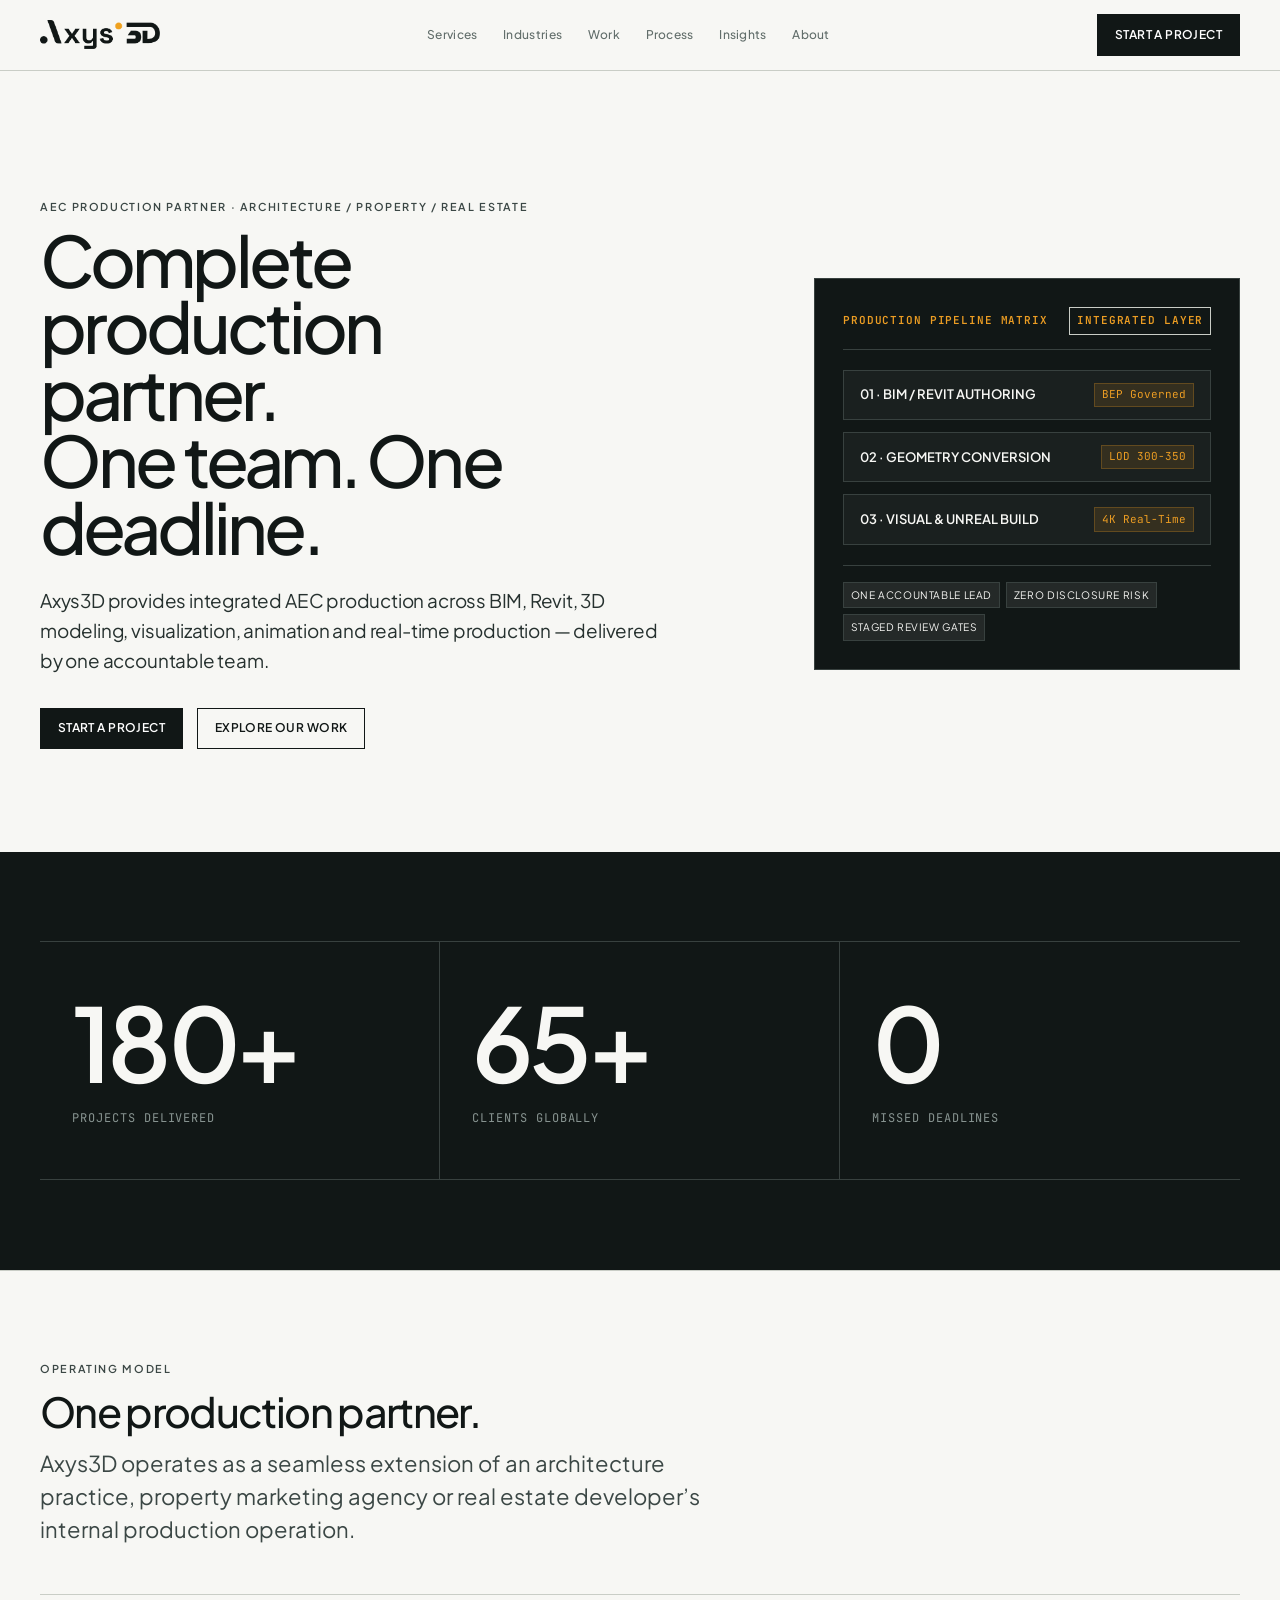
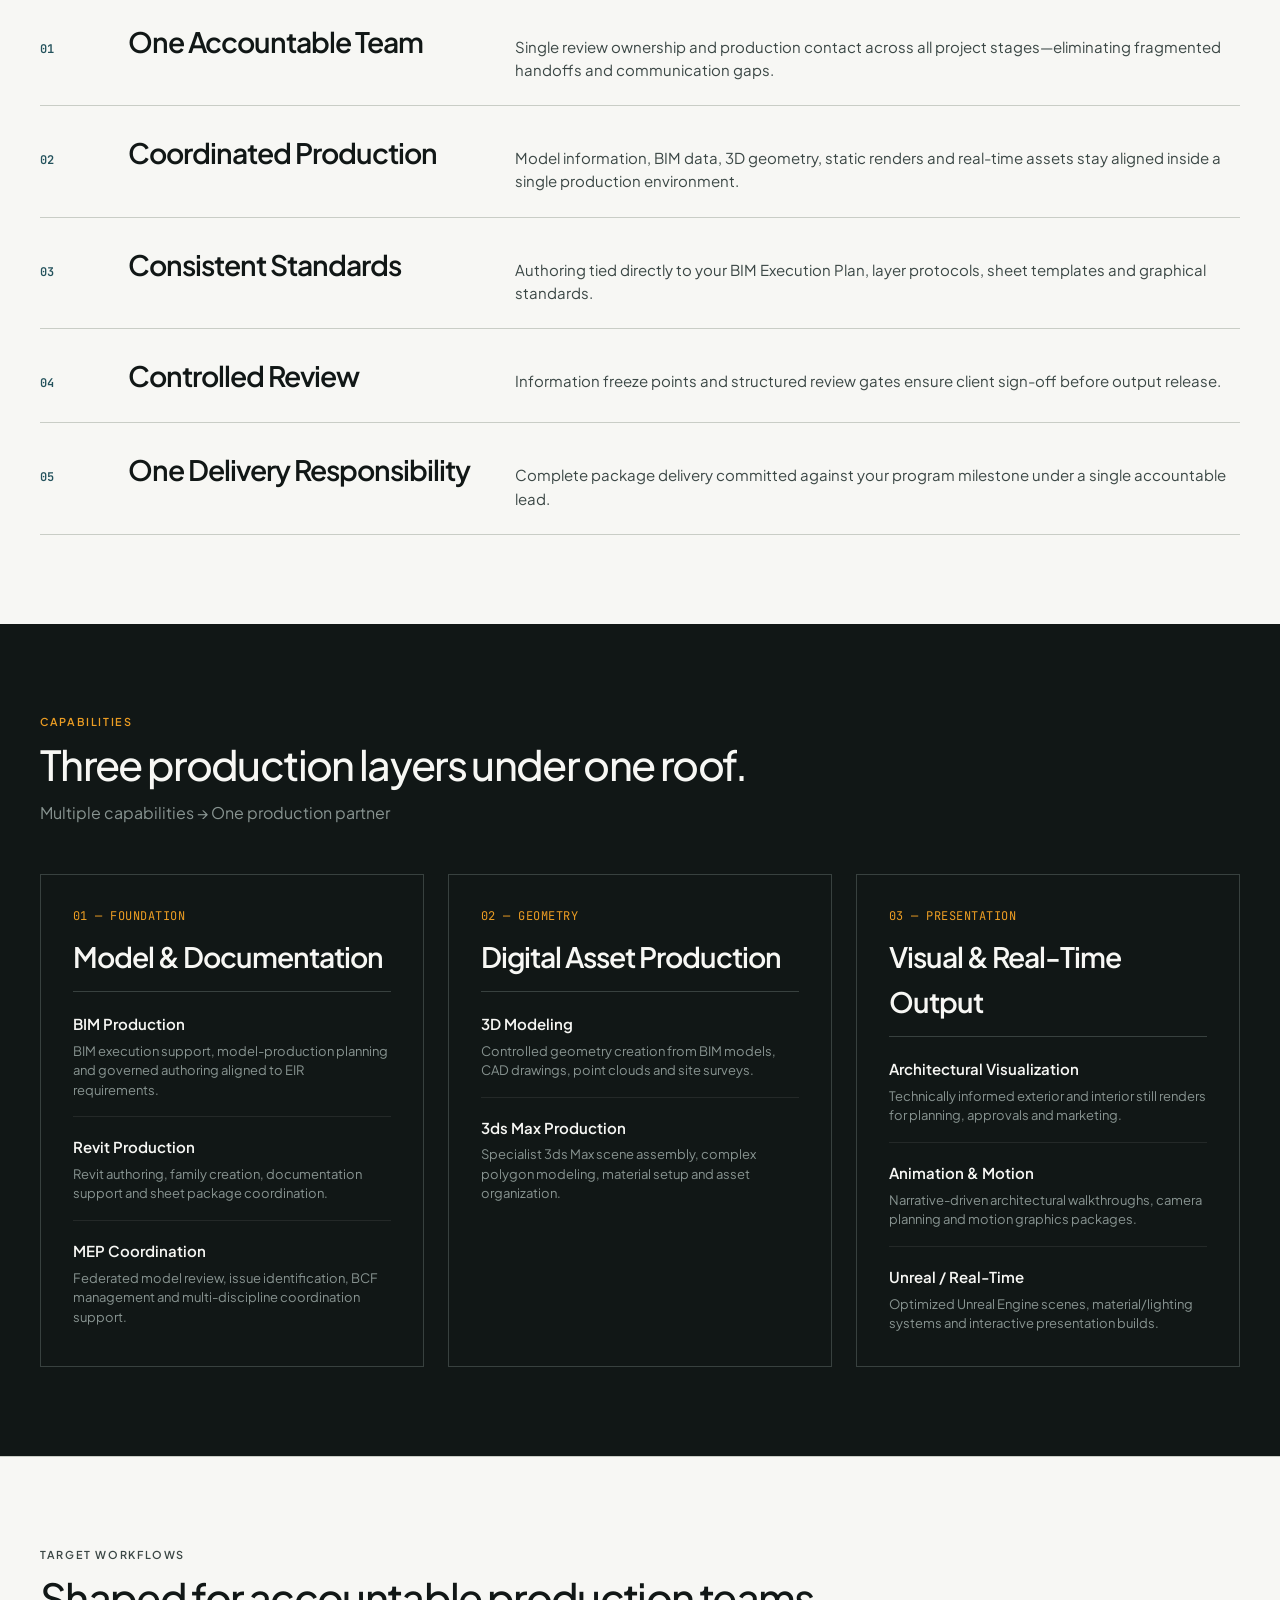
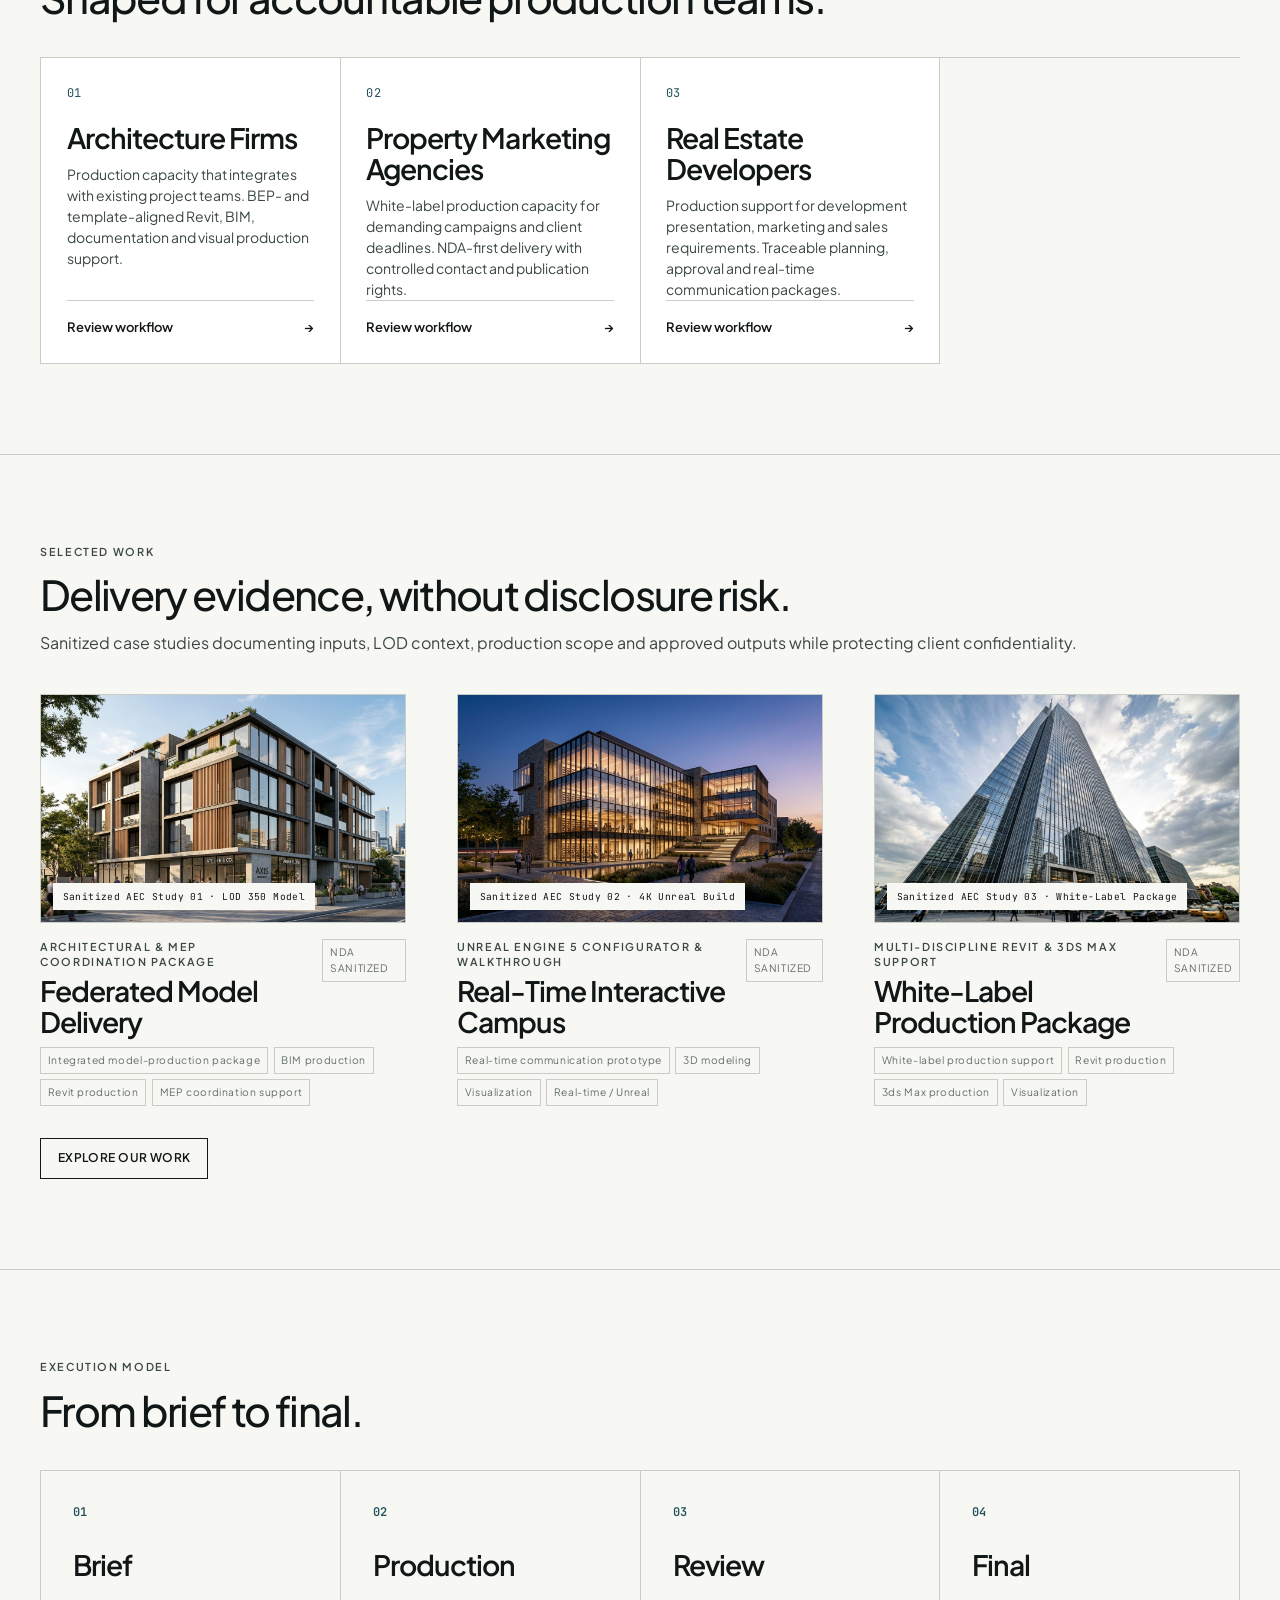
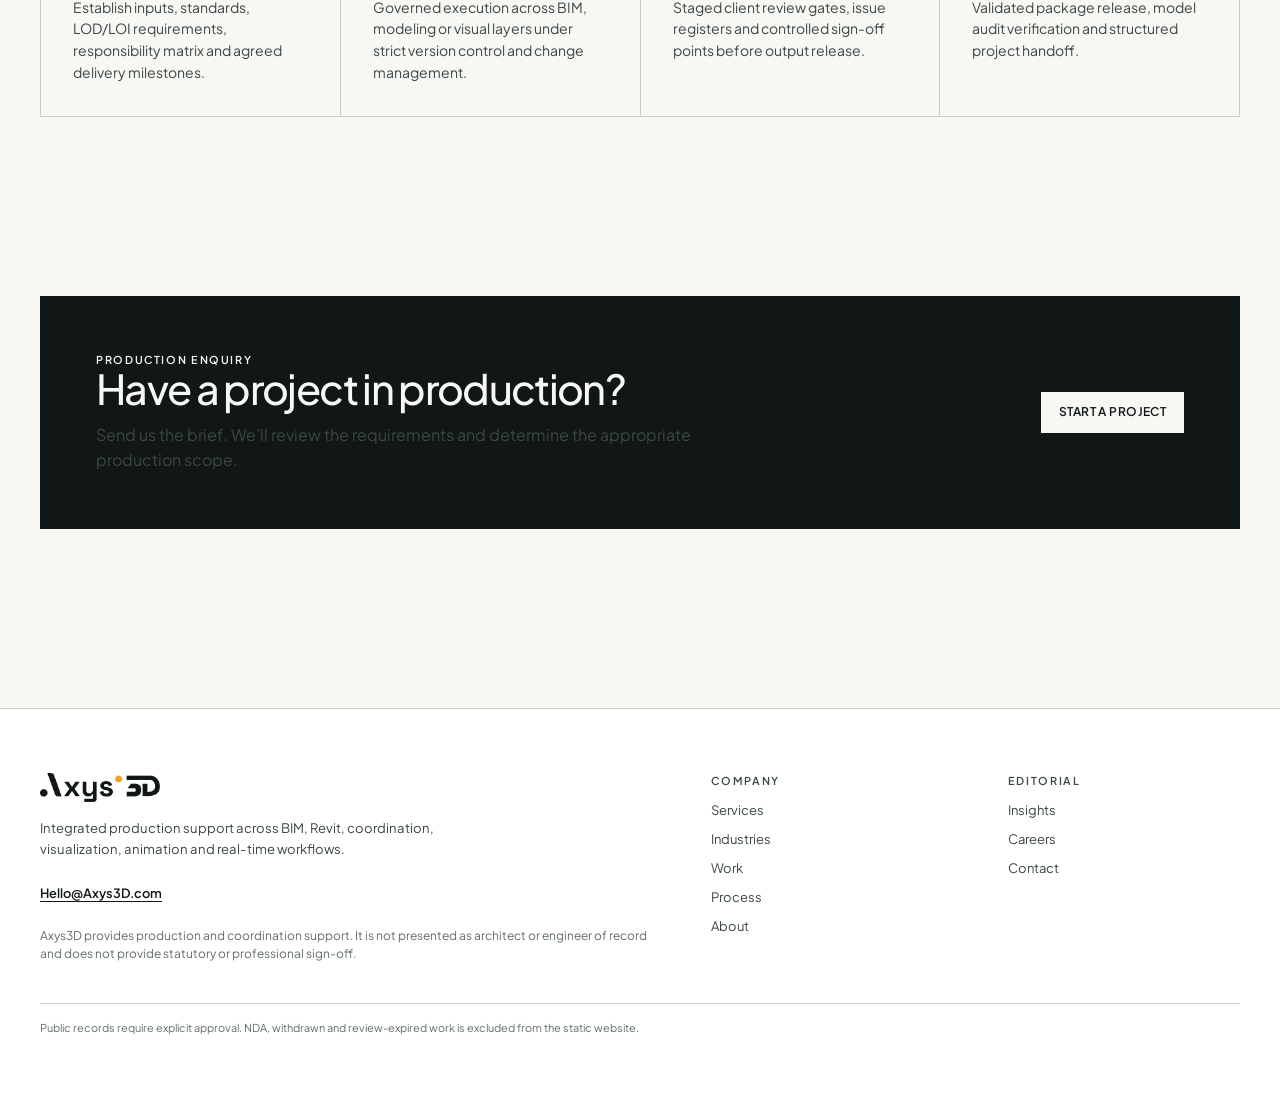
<file: index.html>
<!DOCTYPE html>
<html lang="en">
<head>
  <meta charset="UTF-8">
  <meta name="viewport" content="width=device-width, initial-scale=1.0">
  <title>Complete AEC Production Partner — Axys3D</title>
  <link rel="canonical" href="https://axys3d.com/">
  <meta name="description" content="Axys3D is a complete AEC production partner delivering BIM, Revit, 3D modeling, visualization, animation and real-time output for architecture firms, property marketing agencies and developers.">
  <meta property="og:title" content="Complete AEC Production Partner — Axys3D">
  <meta property="og:description" content="Axys3D is a complete AEC production partner delivering BIM, Revit, 3D modeling, visualization, animation and real-time output for architecture firms, property marketing agencies and developers.">
  <meta property="og:type" content="website">
  <meta name="twitter:card" content="summary_large_image">
  <meta name="twitter:title" content="Complete AEC Production Partner — Axys3D">
  <meta name="twitter:description" content="Axys3D is a complete AEC production partner delivering BIM, Revit, 3D modeling, visualization, animation and real-time output for architecture firms, property marketing agencies and developers.">
  <link rel="icon" href="/favicon.svg" type="image/svg+xml">
  <link rel="preconnect" href="https://fonts.googleapis.com">
  <link rel="preconnect" href="https://fonts.gstatic.com" crossorigin>
  <link rel="stylesheet" href="https://fonts.googleapis.com/css2?family=JetBrains+Mono:ital,wght@0,400;0,500;1,400&family=Plus+Jakarta+Sans:ital,wght@0,300..800;1,300..800&display=swap" media="print" onload="this.media='all'">
  <link rel="stylesheet" href="/css/tokens.css">
  <link rel="stylesheet" href="/css/base.css">
  <link rel="stylesheet" href="/css/components.css">
  <link rel="stylesheet" href="/css/layouts.css">
  <script src="/js/main.js" defer></script>
  <script type="application/ld+json">
  {
    "@context": "https://schema.org",
    "@type": "Organization",
    "name": "Axys3D",
    "url": "https://axys3d.com",
    "description": "Complete AEC production partner delivering BIM, Revit, 3D modeling, visualization, animation and real-time services."
  }
  </script>
</head>
<body>
  <a class="skip-link" href="#main-content">Skip to content</a>
  <header class="site-header">
    <div class="container header-row">
      <a href="/" class="site-logo" aria-label="Axys3D AEC Production Partner"><img src="/assets/logo-dark.png" alt="Axys3D AEC Production Partner" width="210" height="55"></a>
      <nav class="desktop-nav" aria-label="Primary navigation">
        <a href="/services/" class="nav-link">Services</a>
        <a href="/industries/" class="nav-link">Industries</a>
        <a href="/work/" class="nav-link">Work</a>
        <a href="/process/" class="nav-link">Process</a>
        <a href="/insights/" class="nav-link">Insights</a>
        <a href="/about/" class="nav-link">About</a>
      </nav>
      <a href="/contact/" class="button button-primary header-cta">Start a Project</a>
      <button class="menu-button" type="button" aria-expanded="false" aria-controls="mobile-navigation">Menu</button>
    </div>
    <nav id="mobile-navigation" class="mobile-panel container" data-open="false" aria-label="Mobile navigation">
      <a href="/services/" class="nav-link">Services</a>
      <a href="/industries/" class="nav-link">Industries</a>
      <a href="/work/" class="nav-link">Work</a>
      <a href="/process/" class="nav-link">Process</a>
      <a href="/insights/" class="nav-link">Insights</a>
      <a href="/about/" class="nav-link">About</a>
      <a href="/contact/" class="button button-primary">Start a Project</a>
    </nav>
  </header>

  <main id="main-content">
    <!-- 01 — HERO -->
    <section class="page-hero home-hero">
      <div class="container hero-split-grid">
        <div>
          <p class="eyebrow">AEC PRODUCTION PARTNER · ARCHITECTURE / PROPERTY / REAL ESTATE</p>
          <h1 class="display mt-sm">Complete production partner.<br>One team. One deadline.</h1>
          <p class="hero-statement">Axys3D provides integrated AEC production across BIM, Revit, 3D modeling, visualization, animation and real-time production — delivered by one accountable team.</p>
          <div class="button-group">
            <a href="/contact/" class="button button-primary">Start a Project</a>
            <a href="/work/" class="button button-secondary">Explore Our Work</a>
          </div>
        </div>
        <div class="hero-tech-matrix">
          <div class="hero-matrix-header">
            <span>PRODUCTION PIPELINE MATRIX</span>
            <span class="badge">INTEGRATED LAYER</span>
          </div>
          <div class="hero-matrix-flow">
            <div class="matrix-node">
              <span class="matrix-node-label">01 · BIM / REVIT AUTHORING</span>
              <span class="matrix-node-tag">BEP Governed</span>
            </div>
            <div class="matrix-node">
              <span class="matrix-node-label">02 · GEOMETRY CONVERSION</span>
              <span class="matrix-node-tag">LOD 300-350</span>
            </div>
            <div class="matrix-node">
              <span class="matrix-node-label">03 · VISUAL &amp; UNREAL BUILD</span>
              <span class="matrix-node-tag">4K Real-Time</span>
            </div>
          </div>
          <div class="hero-matrix-meta">
            <span class="badge">One Accountable Lead</span>
            <span class="badge">Zero Disclosure Risk</span>
            <span class="badge">Staged Review Gates</span>
          </div>
        </div>
      </div>
    </section>

    <!-- 02 — PROOF -->
    <section class="section dark-band">
      <div class="container">
        <div class="proof-grid">
          <div class="proof-stat">
            <strong>180+</strong>
            <span>Projects Delivered</span>
          </div>
          <div class="proof-stat">
            <strong>65+</strong>
            <span>Clients Globally</span>
          </div>
          <div class="proof-stat">
            <strong>0</strong>
            <span>Missed Deadlines</span>
          </div>
        </div>
      </div>
    </section>

    <!-- 03 — WHAT AXYS3D IS -->
    <section class="section section-rule">
      <div class="container">
        <div class="section-header">
          <p class="eyebrow">Operating Model</p>
          <h2 class="heading">One production partner.</h2>
          <p class="lede">Axys3D operates as a seamless extension of an architecture practice, property marketing agency or real estate developer’s internal production operation.</p>
        </div>
        <div class="ruled-principles-list mt-xl">
          <div class="ruled-principle-item">
            <span class="principle-num">01</span>
            <h3>One Accountable Team</h3>
            <p>Single review ownership and production contact across all project stages—eliminating fragmented handoffs and communication gaps.</p>
          </div>
          <div class="ruled-principle-item">
            <span class="principle-num">02</span>
            <h3>Coordinated Production</h3>
            <p>Model information, BIM data, 3D geometry, static renders and real-time assets stay aligned inside a single production environment.</p>
          </div>
          <div class="ruled-principle-item">
            <span class="principle-num">03</span>
            <h3>Consistent Standards</h3>
            <p>Authoring tied directly to your BIM Execution Plan, layer protocols, sheet templates and graphical standards.</p>
          </div>
          <div class="ruled-principle-item">
            <span class="principle-num">04</span>
            <h3>Controlled Review</h3>
            <p>Information freeze points and structured review gates ensure client sign-off before output release.</p>
          </div>
          <div class="ruled-principle-item">
            <span class="principle-num">05</span>
            <h3>One Delivery Responsibility</h3>
            <p>Complete package delivery committed against your program milestone under a single accountable lead.</p>
          </div>
        </div>
      </div>
    </section>

    <!-- 04 — PRODUCTION CAPABILITIES -->
    <section class="section dark-band">
      <div class="container">
        <div class="section-header">
          <p class="eyebrow">Capabilities</p>
          <h2 class="heading">Three production layers under one roof.</h2>
          <p class="body-text">Multiple capabilities → One production partner</p>
        </div>
        <div class="layer-grid mt-xl">
          <div class="layer-card">
            <span class="card-index">01 — FOUNDATION</span>
            <h3>Model &amp; Documentation</h3>
            <div class="layer-items">
              <div class="layer-item">
                <h4>BIM Production</h4>
                <p>BIM execution support, model-production planning and governed authoring aligned to EIR requirements.</p>
              </div>
              <div class="layer-item">
                <h4>Revit Production</h4>
                <p>Revit authoring, family creation, documentation support and sheet package coordination.</p>
              </div>
              <div class="layer-item">
                <h4>MEP Coordination</h4>
                <p>Federated model review, issue identification, BCF management and multi-discipline coordination support.</p>
              </div>
            </div>
          </div>
          <div class="layer-card">
            <span class="card-index">02 — GEOMETRY</span>
            <h3>Digital Asset Production</h3>
            <div class="layer-items">
              <div class="layer-item">
                <h4>3D Modeling</h4>
                <p>Controlled geometry creation from BIM models, CAD drawings, point clouds and site surveys.</p>
              </div>
              <div class="layer-item">
                <h4>3ds Max Production</h4>
                <p>Specialist 3ds Max scene assembly, complex polygon modeling, material setup and asset organization.</p>
              </div>
            </div>
          </div>
          <div class="layer-card">
            <span class="card-index">03 — PRESENTATION</span>
            <h3>Visual &amp; Real-Time Output</h3>
            <div class="layer-items">
              <div class="layer-item">
                <h4>Architectural Visualization</h4>
                <p>Technically informed exterior and interior still renders for planning, approvals and marketing.</p>
              </div>
              <div class="layer-item">
                <h4>Animation &amp; Motion</h4>
                <p>Narrative-driven architectural walkthroughs, camera planning and motion graphics packages.</p>
              </div>
              <div class="layer-item">
                <h4>Unreal / Real-Time</h4>
                <p>Optimized Unreal Engine scenes, material/lighting systems and interactive presentation builds.</p>
              </div>
            </div>
          </div>
        </div>
      </div>
    </section>

    <!-- 05 — WHO WE WORK WITH -->
    <section class="section section-rule">
      <div class="container">
        <div class="section-header">
          <p class="eyebrow">Target Workflows</p>
          <h2 class="heading">Shaped for accountable production teams.</h2>
        </div>
        <div class="audience-grid">
          <a href="/industries/#architecture-design-practices" class="audience-card">
            <span class="card-index">01</span>
            <h3>Architecture Firms</h3>
            <p>Production capacity that integrates with existing project teams. BEP- and template-aligned Revit, BIM, documentation and visual production support.</p>
            <span class="text-link">Review workflow <span class="arrow">→</span></span>
          </a>
          <a href="/industries/#agencies-production-partners" class="audience-card">
            <span class="card-index">02</span>
            <h3>Property Marketing Agencies</h3>
            <p>White-label production capacity for demanding campaigns and client deadlines. NDA-first delivery with controlled contact and publication rights.</p>
            <span class="text-link">Review workflow <span class="arrow">→</span></span>
          </a>
          <a href="/industries/#developers-asset-teams" class="audience-card">
            <span class="card-index">03</span>
            <h3>Real Estate Developers</h3>
            <p>Production support for development presentation, marketing and sales requirements. Traceable planning, approval and real-time communication packages.</p>
            <span class="text-link">Review workflow <span class="arrow">→</span></span>
          </a>
        </div>
      </div>
    </section>

    <!-- 06 — SELECTED WORK -->
    <section class="section section-rule">
      <div class="container">
        <div class="section-header">
          <p class="eyebrow">Selected Work</p>
          <h2 class="heading">Delivery evidence, without disclosure risk.</h2>
          <p class="body-text">Sanitized case studies documenting inputs, LOD context, production scope and approved outputs while protecting client confidentiality.</p>
        </div>
        <div class="project-grid">
          <article class="project-card">
            <a href="/work/#federated-model-delivery" class="project-link">
              <div class="media-frame project-media">
                <img src="/assets/case_study_1.jpg" alt="Federated Model Delivery — Architectural & MEP Coordination Package" width="1280" height="720" loading="lazy">
                <span class="media-caption">Sanitized AEC Study 01 · LOD 350 Model</span>
              </div>
              <div class="project-meta">
                <div>
                  <p class="eyebrow">Architectural &amp; MEP Coordination Package</p>
                  <h3>Federated Model Delivery</h3>
                </div>
                <span class="badge">NDA Sanitized</span>
              </div>
              <div class="project-card-tags">
                <span>Integrated model-production package</span><span>BIM production</span><span>Revit production</span><span>MEP coordination support</span>
              </div>
            </a>
          </article>
          <article class="project-card">
            <a href="/work/#real-time-interactive-campus" class="project-link">
              <div class="media-frame project-media">
                <img src="/assets/case_study_2.jpg" alt="Real-Time Interactive Campus — Unreal Engine 5 Configurator & Walkthrough" width="1280" height="720" loading="lazy">
                <span class="media-caption">Sanitized AEC Study 02 · 4K Unreal Build</span>
              </div>
              <div class="project-meta">
                <div>
                  <p class="eyebrow">Unreal Engine 5 Configurator &amp; Walkthrough</p>
                  <h3>Real-Time Interactive Campus</h3>
                </div>
                <span class="badge">NDA Sanitized</span>
              </div>
              <div class="project-card-tags">
                <span>Real-time communication prototype</span><span>3D modeling</span><span>Visualization</span><span>Real-time / Unreal</span>
              </div>
            </a>
          </article>
          <article class="project-card">
            <a href="/work/#white-label-production-package" class="project-link">
              <div class="media-frame project-media">
                <img src="/assets/case_study_3.jpg" alt="White-Label Production Package — Multi-Discipline Revit & 3ds Max Support" width="1280" height="720" loading="lazy">
                <span class="media-caption">Sanitized AEC Study 03 · White-Label Package</span>
              </div>
              <div class="project-meta">
                <div>
                  <p class="eyebrow">Multi-Discipline Revit &amp; 3ds Max Support</p>
                  <h3>White-Label Production Package</h3>
                </div>
                <span class="badge">NDA Sanitized</span>
              </div>
              <div class="project-card-tags">
                <span>White-label production support</span><span>Revit production</span><span>3ds Max production</span><span>Visualization</span>
              </div>
            </a>
          </article>
        </div>
        <div class="button-group mt-xl">
          <a href="/work/" class="button button-secondary">Explore Our Work</a>
        </div>
      </div>
    </section>

    <!-- 07 — PROCESS -->
    <section class="section section-rule">
      <div class="container">
        <div class="section-header">
          <p class="eyebrow">Execution Model</p>
          <h2 class="heading">From brief to final.</h2>
        </div>
        <div class="process-grid-4">
          <article>
            <span class="step-num">01</span>
            <h3>Brief</h3>
            <p>Establish inputs, standards, LOD/LOI requirements, responsibility matrix and agreed delivery milestones.</p>
          </article>
          <article>
            <span class="step-num">02</span>
            <h3>Production</h3>
            <p>Governed execution across BIM, modeling or visual layers under strict version control and change management.</p>
          </article>
          <article>
            <span class="step-num">03</span>
            <h3>Review</h3>
            <p>Staged client review gates, issue registers and controlled sign-off points before output release.</p>
          </article>
          <article>
            <span class="step-num">04</span>
            <h3>Final</h3>
            <p>Validated package release, model audit verification and structured project handoff.</p>
          </article>
        </div>
      </div>
    </section>

    <!-- 08 — FINAL CTA -->
    <section class="section">
      <div class="container">
        <div class="cta-block">
          <div>
            <p class="eyebrow">Production Enquiry</p>
            <h2 class="heading">Have a project in production?</h2>
            <p class="body-text mt-sm">Send us the brief. We’ll review the requirements and determine the appropriate production scope.</p>
          </div>
          <a href="/contact/" class="button button-primary">Start a Project</a>
        </div>
      </div>
    </section>
  </main>

  <footer class="site-footer">
    <div class="container">
      <div class="footer-grid">
        <div>
          <a href="/" class="site-logo" aria-label="Axys3D AEC Production Partner"><img src="/assets/logo-dark.png" alt="Axys3D AEC Production Partner" width="210" height="55"></a>
          <p class="lede">Integrated production support across BIM, Revit, coordination, visualization, animation and real-time workflows.</p>
          <a href="mailto:Hello@Axys3D.com" class="footer-email-link">Hello@Axys3D.com</a>
          <p class="legal-copy">Axys3D provides production and coordination support. It is not presented as architect or engineer of record and does not provide statutory or professional sign-off.</p>
        </div>
        <div>
          <p class="eyebrow">Company</p>
          <div class="footer-links">
            <a href="/services/">Services</a>
            <a href="/industries/">Industries</a>
            <a href="/work/">Work</a>
            <a href="/process/">Process</a>
            <a href="/about/">About</a>
          </div>
        </div>
        <div>
          <p class="eyebrow">Editorial</p>
          <div class="footer-links">
            <a href="/insights/">Insights</a>
            <a href="/careers/">Careers</a>
            <a href="/contact/">Contact</a>
          </div>
        </div>
      </div>
      <p class="footer-note">Public records require explicit approval. NDA, withdrawn and review-expired work is excluded from the static website.</p>
    </div>
  </footer>
</body>
</html>
</file>
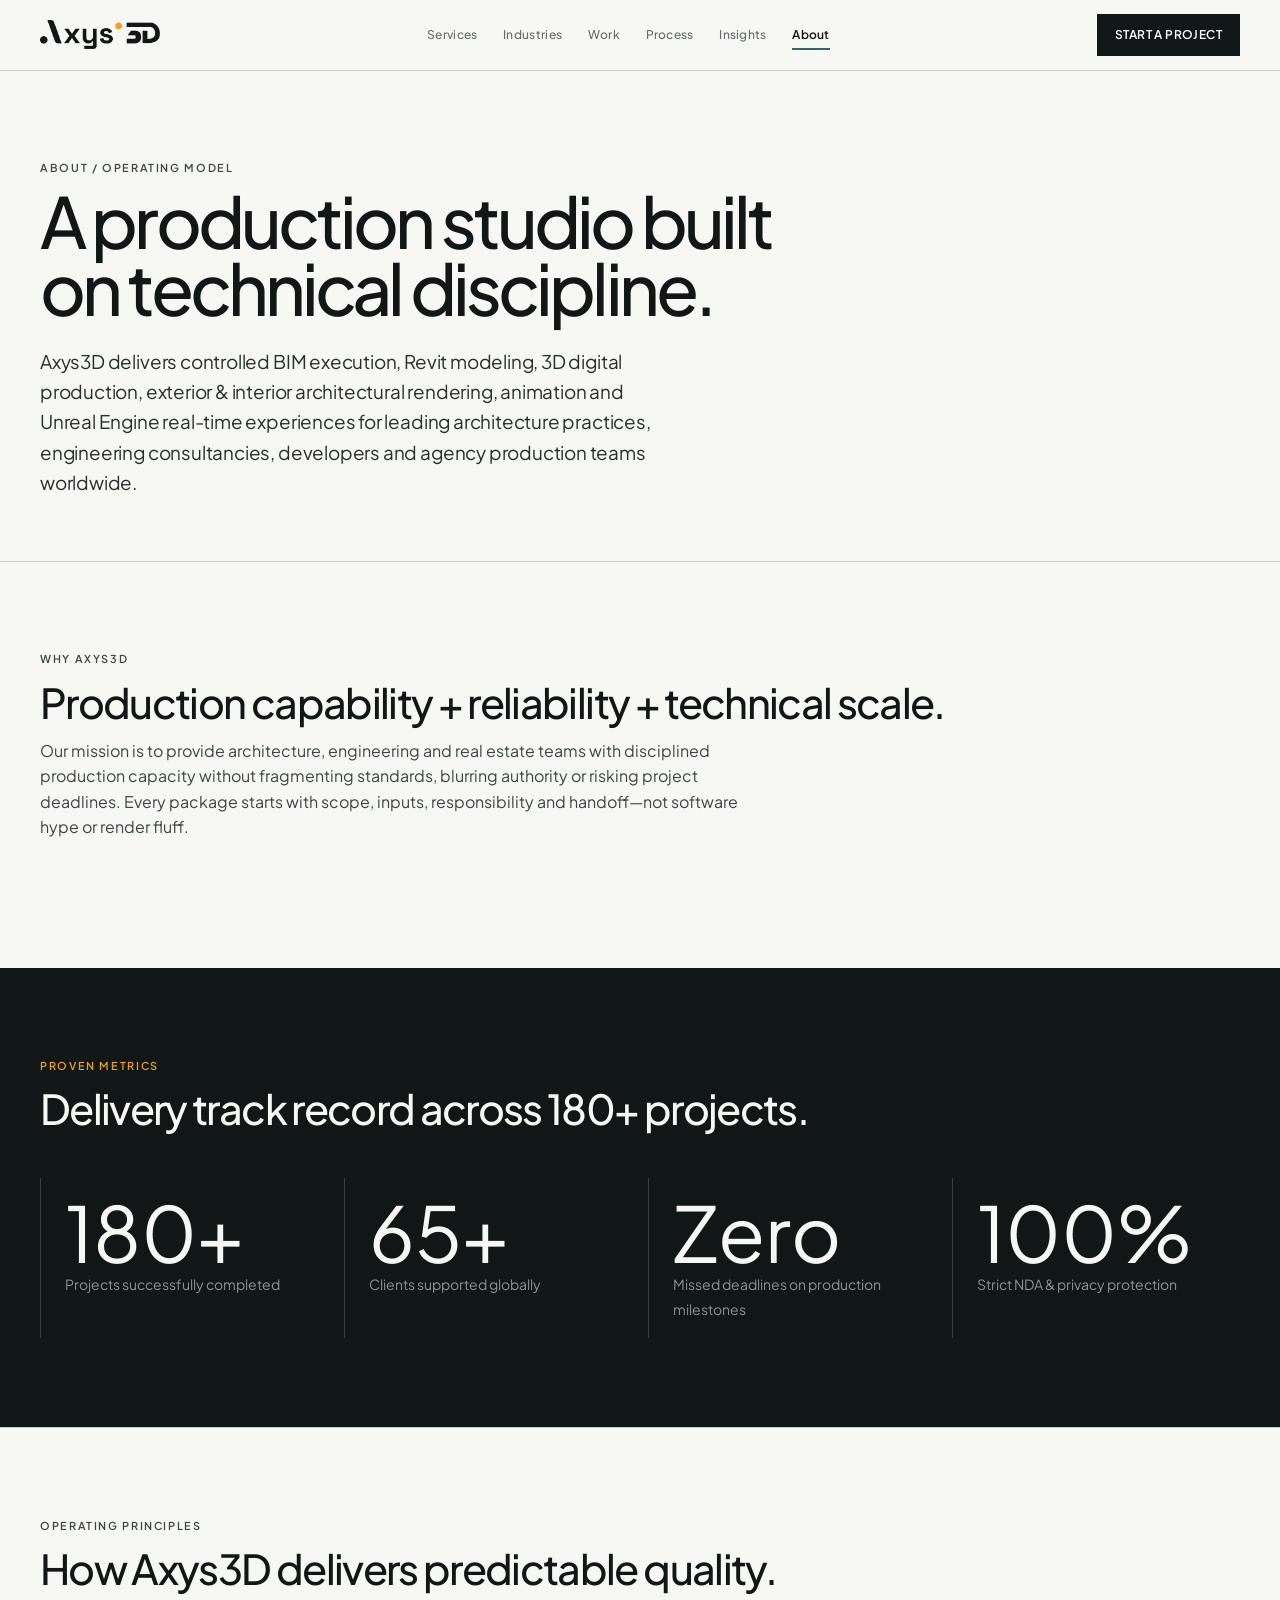
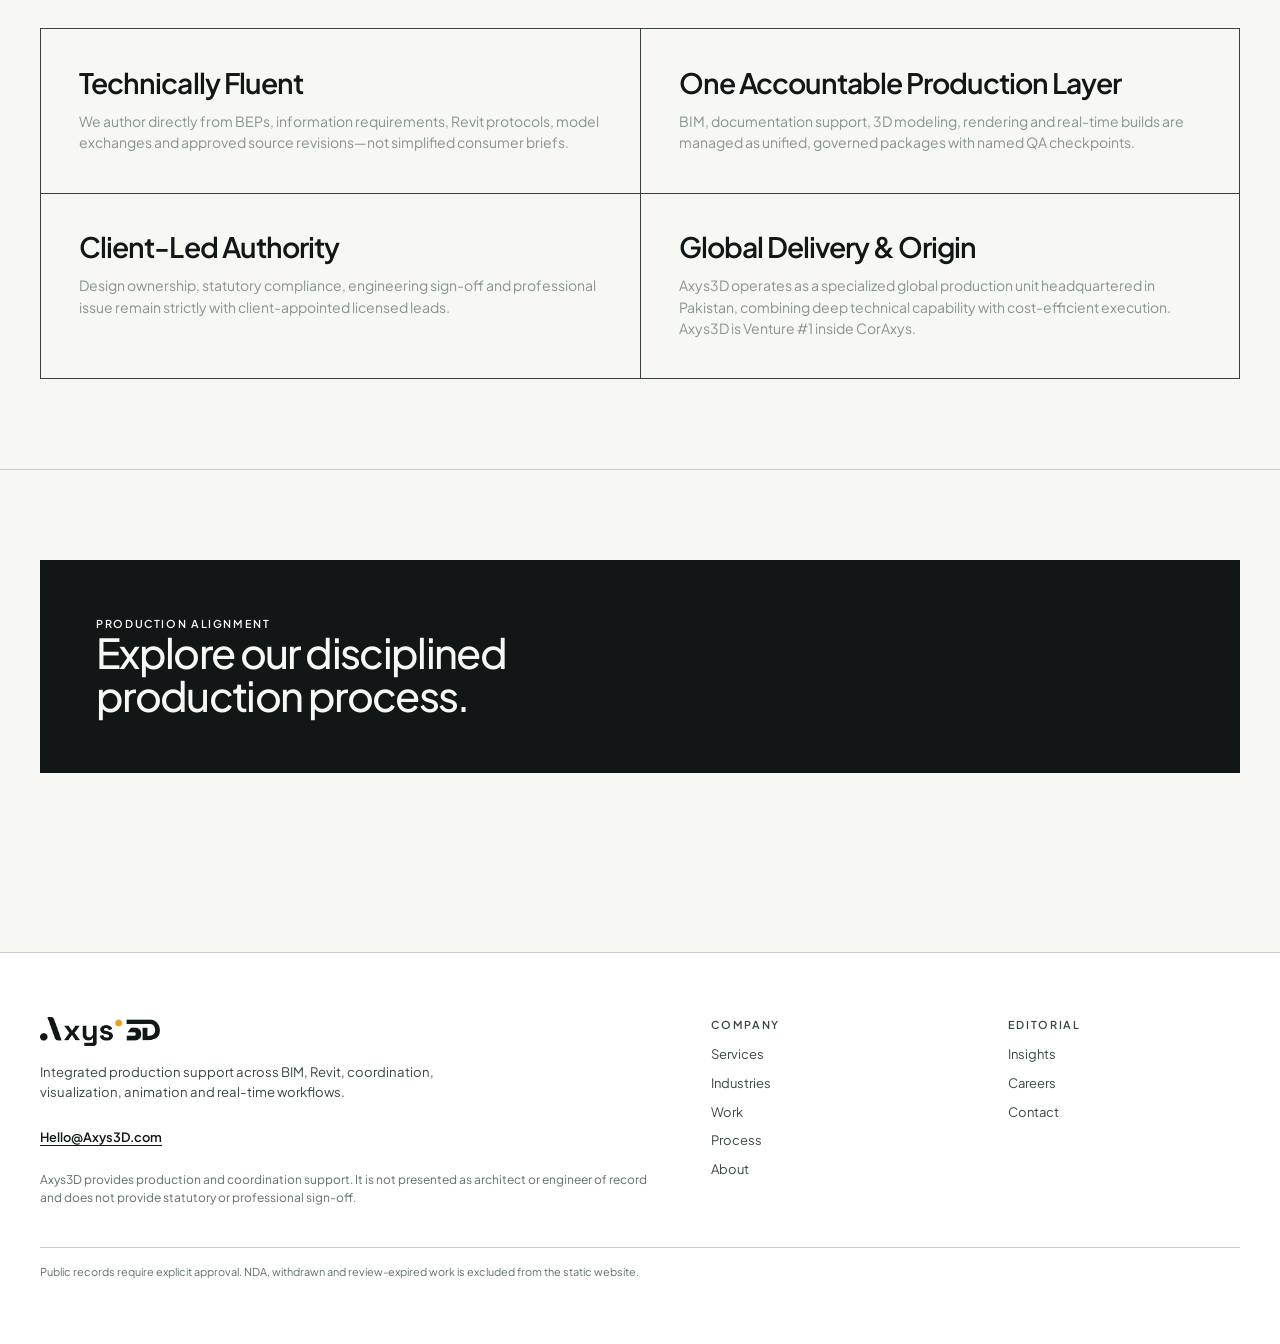
<file: about/index.html>
<!DOCTYPE html>
<html lang="en">
<head>
  <meta charset="UTF-8">
  <meta name="viewport" content="width=device-width, initial-scale=1.0">
  <title>About Axys3D — Specialist AEC Production Partner</title>
  <link rel="canonical" href="https://axys3d.com/about/">
  <meta name="description" content="Axys3D is a specialist AEC production partner delivering BIM production, Revit authoring, 3D modeling, rendering, animation and real-time visualization at scale. Global delivery from Pakistan. Venture #1 inside CorAxys.">
  <meta name="robots" content="noindex, nofollow">
  <meta property="og:title" content="About Axys3D — Specialist AEC Production Partner">
  <meta property="og:description" content="Axys3D is a specialist AEC production partner delivering BIM production, Revit authoring, 3D modeling, rendering, animation and real-time visualization at scale.">
  <meta property="og:type" content="website">
  <meta name="twitter:card" content="summary_large_image">
  <meta name="twitter:title" content="About Axys3D — Specialist AEC Production Partner">
  <meta name="twitter:description" content="Axys3D is a specialist AEC production partner delivering BIM production, Revit authoring, 3D modeling, rendering, animation and real-time visualization at scale.">
  <link rel="icon" href="/favicon.svg" type="image/svg+xml">
  <link rel="preconnect" href="https://fonts.googleapis.com">
  <link rel="preconnect" href="https://fonts.gstatic.com" crossorigin>
  <link rel="stylesheet" href="https://fonts.googleapis.com/css2?family=JetBrains+Mono:ital,wght@0,400;0,500;1,400&family=Plus+Jakarta+Sans:ital,wght@0,300..800;1,300..800&display=swap" media="print" onload="this.media='all'">
  <link rel="stylesheet" href="/css/tokens.css">
  <link rel="stylesheet" href="/css/base.css">
  <link rel="stylesheet" href="/css/components.css">
  <link rel="stylesheet" href="/css/layouts.css">
  <script src="/js/main.js" defer></script>
  <script type="application/ld+json">
  {
    "@context": "https://schema.org",
    "@type": "Organization",
    "name": "Axys3D",
    "url": "https://axys3d.com",
    "description": "Specialist AEC production partner delivering BIM, Revit, 3D modeling, architectural rendering, animation and real-time visualization.",
    "parentOrganization": {
      "@type": "Organization",
      "name": "CorAxys"
    }
  }
  </script>
</head>
<body>
  <a class="skip-link" href="#main-content">Skip to content</a>
  <header class="site-header">
    <div class="container header-row">
      <a href="/" class="site-logo" aria-label="Axys3D AEC Production Partner"><img src="/assets/logo-dark.png" alt="Axys3D AEC Production Partner" width="210" height="55"></a>
      <nav class="desktop-nav" aria-label="Primary navigation">
        <a href="/services/" class="nav-link">Services</a>
        <a href="/industries/" class="nav-link">Industries</a>
        <a href="/work/" class="nav-link">Work</a>
        <a href="/process/" class="nav-link">Process</a>
        <a href="/insights/" class="nav-link">Insights</a>
        <a href="/about/" class="nav-link" aria-current="page">About</a>
      </nav>
      <a href="/contact/" class="button button-primary header-cta">Start a Project</a>
      <button class="menu-button" type="button" aria-expanded="false" aria-controls="mobile-navigation">Menu</button>
    </div>
    <nav id="mobile-navigation" class="mobile-panel container" data-open="false" aria-label="Mobile navigation">
      <a href="/services/" class="nav-link">Services</a>
      <a href="/industries/" class="nav-link">Industries</a>
      <a href="/work/" class="nav-link">Work</a>
      <a href="/process/" class="nav-link">Process</a>
      <a href="/insights/" class="nav-link">Insights</a>
      <a href="/about/" class="nav-link" aria-current="page">About</a>
      <a href="/contact/" class="button button-primary">Start a Project</a>
    </nav>
  </header>

  <main id="main-content">
    <section class="page-hero">
      <div class="container">
        <p class="eyebrow">About / Operating model</p>
        <h1 class="display">A production studio built on technical discipline.</h1>
        <p class="hero-statement">Axys3D delivers controlled BIM execution, Revit modeling, 3D digital production, exterior & interior architectural rendering, animation and Unreal Engine real-time experiences for leading architecture practices, engineering consultancies, developers and agency production teams worldwide.</p>
      </div>
    </section>

    <section class="section section-rule">
      <div class="container">
        <div class="section-header">
          <p class="eyebrow">Why Axys3D</p>
          <h2 class="heading">Production capability + reliability + technical scale.</h2>
          <p class="body-text max-w-body">Our mission is to provide architecture, engineering and real estate teams with disciplined production capacity without fragmenting standards, blurring authority or risking project deadlines. Every package starts with scope, inputs, responsibility and handoff—not software hype or render fluff.</p>
        </div>
      </div>
    </section>

    <section class="section dark-band">
      <div class="container">
        <div class="section-header">
          <p class="eyebrow">Proven metrics</p>
          <h2 class="heading">Delivery track record across 180+ projects.</h2>
        </div>
        <div class="system-grid mt-xl">
          <div class="stat">
            <strong>180+</strong>
            <span>Projects successfully completed</span>
          </div>
          <div class="stat">
            <strong>65+</strong>
            <span>Clients supported globally</span>
          </div>
          <div class="stat">
            <strong>Zero</strong>
            <span>Missed deadlines on production milestones</span>
          </div>
          <div class="stat">
            <strong>100%</strong>
            <span>Strict NDA & privacy protection</span>
          </div>
        </div>
      </div>
    </section>

    <section class="section section-rule">
      <div class="container">
        <div class="section-header">
          <p class="eyebrow">Operating principles</p>
          <h2 class="heading">How Axys3D delivers predictable quality.</h2>
        </div>
        <div class="principle-grid">
          <article>
            <h2>Technically Fluent</h2>
            <p>We author directly from BEPs, information requirements, Revit protocols, model exchanges and approved source revisions—not simplified consumer briefs.</p>
          </article>
          <article>
            <h2>One Accountable Production Layer</h2>
            <p>BIM, documentation support, 3D modeling, rendering and real-time builds are managed as unified, governed packages with named QA checkpoints.</p>
          </article>
          <article>
            <h2>Client-Led Authority</h2>
            <p>Design ownership, statutory compliance, engineering sign-off and professional issue remain strictly with client-appointed licensed leads.</p>
          </article>
          <article>
            <h2>Global Delivery & Origin</h2>
            <p>Axys3D operates as a specialized global production unit headquartered in Pakistan, combining deep technical capability with cost-efficient execution. Axys3D is Venture #1 inside CorAxys.</p>
          </article>
        </div>
      </div>
    </section>

    <section class="section section-rule">
      <div class="container">
        <div class="cta-block">
          <div>
            <p class="eyebrow">Production alignment</p>
            <h2 class="heading">Explore our disciplined production process.</h2>
          </div>
          <a href="/process/" class="button button-secondary">Review the 6-stage process</a>
        </div>
      </div>
    </section>
  </main>

  <footer class="site-footer">
    <div class="container">
      <div class="footer-grid">
        <div>
          <a href="/" class="site-logo" aria-label="Axys3D AEC Production Partner"><img src="/assets/logo-dark.png" alt="Axys3D AEC Production Partner" width="210" height="55"></a>
          <p class="lede">Integrated production support across BIM, Revit, coordination, visualization, animation and real-time workflows.</p>
          <a href="mailto:Hello@Axys3D.com" class="footer-email-link">Hello@Axys3D.com</a>
          <p class="legal-copy">Axys3D provides production and coordination support. It is not presented as architect or engineer of record and does not provide statutory or professional sign-off.</p>
        </div>
        <div>
          <p class="eyebrow">Company</p>
          <div class="footer-links">
            <a href="/services/">Services</a>
            <a href="/industries/">Industries</a>
            <a href="/work/">Work</a>
            <a href="/process/">Process</a>
            <a href="/about/">About</a>
          </div>
        </div>
        <div>
          <p class="eyebrow">Editorial</p>
          <div class="footer-links">
            <a href="/insights/">Insights</a>
            <a href="/careers/">Careers</a>
            <a href="/contact/">Contact</a>
          </div>
        </div>
      </div>
      <p class="footer-note">Public records require explicit approval. NDA, withdrawn and review-expired work is excluded from the static website.</p>
    </div>
  </footer>
</body>
</html>
</file>
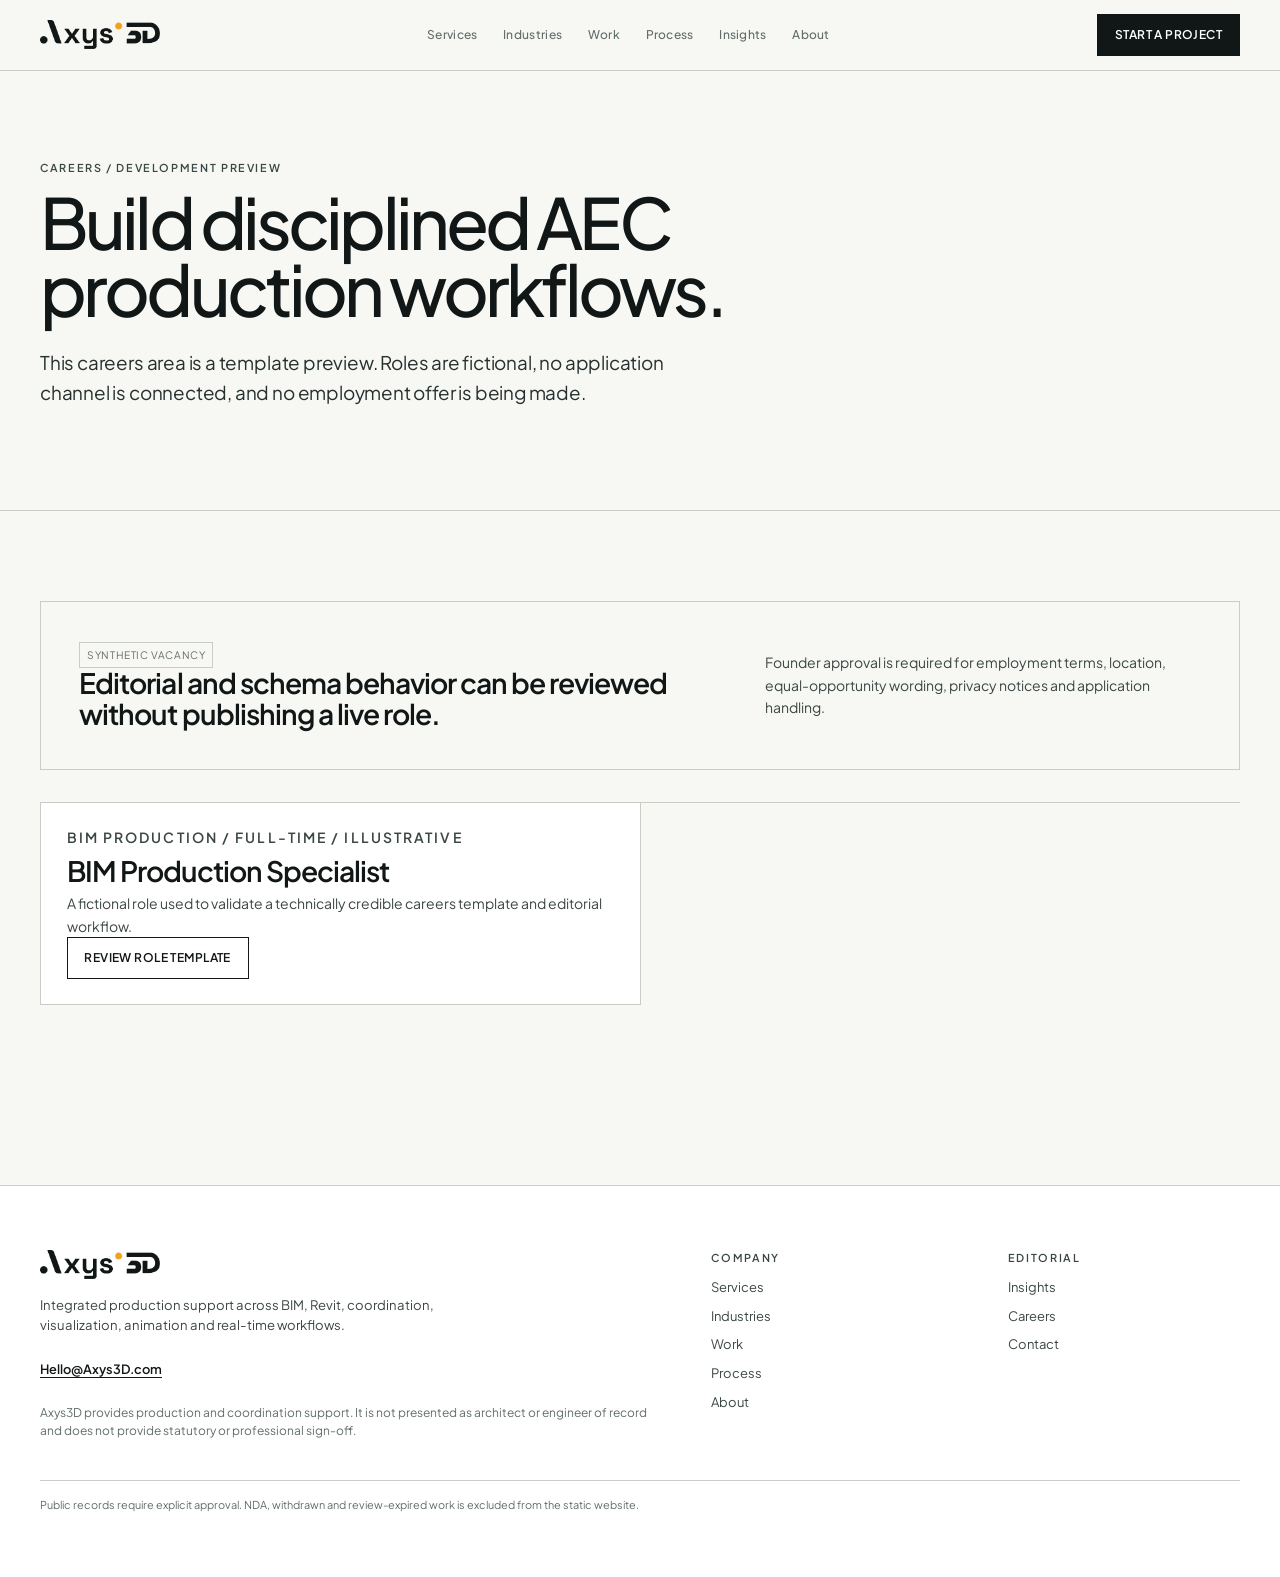
<file: careers/index.html>
<!DOCTYPE html>
<html lang="en">
<head>
  <meta charset="UTF-8">
  <meta name="viewport" content="width=device-width, initial-scale=1.0">
  <title>Careers — Axys3D</title>
    <link rel="canonical" href="https://axys3d.com/careers/">
  <meta name="description" content="Axys3D careers template for technical AEC production roles.">
    <meta property="og:title" content="Careers — Axys3D">
  <meta property="og:description" content="Axys3D careers template for technical AEC production roles.">
  <meta property="og:type" content="website">
  <meta name="twitter:card" content="summary_large_image">
  <meta name="twitter:title" content="Careers — Axys3D">
  <meta name="twitter:description" content="Axys3D careers template for technical AEC production roles.">
  <link rel="icon" href="/favicon.svg" type="image/svg+xml">
  <link rel="preconnect" href="https://fonts.googleapis.com">
  <link rel="preconnect" href="https://fonts.gstatic.com" crossorigin>
  <link rel="stylesheet" href="https://fonts.googleapis.com/css2?family=JetBrains+Mono:ital,wght@0,400;0,500;1,400&family=Plus+Jakarta+Sans:ital,wght@0,300..800;1,300..800&display=swap" media="print" onload="this.media='all'">
  <link rel="stylesheet" href="/css/tokens.css">
  <link rel="stylesheet" href="/css/base.css">
  <link rel="stylesheet" href="/css/components.css">
  <link rel="stylesheet" href="/css/layouts.css">
  <script src="/js/main.js" defer></script>
  <script type="application/ld+json">
  {
    "@context": "https://schema.org",
    "@type": "Organization",
    "name": "Axys3D",
    "url": "https://axys3d.com",
    "description": "Integrated AEC production partner delivering BIM, Revit, coordination, visualization, animation and real-time services."
  }
  </script>
</head>
<body>
  <a class="skip-link" href="#main-content">Skip to content</a>
  <header class="site-header">
    <div class="container header-row">
      <a href="/" class="site-logo" aria-label="Axys3D AEC Production Partner"><img src="/assets/logo-dark.png" alt="Axys3D AEC Production Partner" width="210" height="55"></a>
      <nav class="desktop-nav" aria-label="Primary navigation">
        <a href="/services/" class="nav-link">Services</a>
        <a href="/industries/" class="nav-link">Industries</a>
        <a href="/work/" class="nav-link">Work</a>
        <a href="/process/" class="nav-link">Process</a>
        <a href="/insights/" class="nav-link">Insights</a>
        <a href="/about/" class="nav-link">About</a>
      </nav>
      <a href="/contact/" class="button button-primary header-cta">Start a Project</a>
      <button class="menu-button" type="button" aria-expanded="false" aria-controls="mobile-navigation">Menu</button>
    </div>
    <nav id="mobile-navigation" class="mobile-panel container" data-open="false" aria-label="Mobile navigation">
      <a href="/services/" class="nav-link">Services</a>
      <a href="/industries/" class="nav-link">Industries</a>
      <a href="/work/" class="nav-link">Work</a>
      <a href="/process/" class="nav-link">Process</a>
      <a href="/insights/" class="nav-link">Insights</a>
      <a href="/about/" class="nav-link">About</a>
      <a href="/contact/" class="button button-primary">Start a Project</a>
    </nav>
  </header>

  <main id="main-content">
    <section class="page-hero">
      <div class="container">
        <div class="section-header">
          <p class="eyebrow">Careers / Development preview</p>
          <h1 class="display">Build disciplined AEC production workflows.</h1>
          <p class="hero-statement">This careers area is a template preview. Roles are fictional, no application channel is connected, and no employment offer is being made.</p>
        </div>
      </div>
    </section>

    <section class="section section-rule">
      <div class="container">
        <div class="portfolio-notice">
          <div>
            <span class="badge">Synthetic vacancy</span>
            <h2>Editorial and schema behavior can be reviewed without publishing a live role.</h2>
          </div>
          <p>Founder approval is required for employment terms, location, equal-opportunity wording, privacy notices and application handling.</p>
        </div>
        
        <div class="job-list">
          <article class="card">
            <p class="eyebrow">BIM production / Full-time / illustrative</p>
            <h2 id="bim-production-specialist-synthetic">BIM Production Specialist</h2>
            <p>A fictional role used to validate a technically credible careers template and editorial workflow.</p>
            <a href="/careers/#bim-production-specialist-synthetic" class="button button-secondary">Review role template</a>
          </article>
        </div>
      </div>
    </section>
  </main>

  <footer class="site-footer">
    <div class="container">
      <div class="footer-grid">
        <div>
          <a href="/" class="site-logo" aria-label="Axys3D AEC Production Partner"><img src="/assets/logo-dark.png" alt="Axys3D AEC Production Partner" width="210" height="55"></a>
          <p class="lede">Integrated production support across BIM, Revit, coordination, visualization, animation and real-time workflows.</p>
          <a href="mailto:Hello@Axys3D.com" class="footer-email-link">Hello@Axys3D.com</a>
          <p class="legal-copy">Axys3D provides production and coordination support. It is not presented as architect or engineer of record and does not provide statutory or professional sign-off.</p>
        </div>
        <div>
          <p class="eyebrow">Company</p>
          <div class="footer-links">
            <a href="/services/">Services</a>
            <a href="/industries/">Industries</a>
            <a href="/work/">Work</a>
            <a href="/process/">Process</a>
            <a href="/about/">About</a>
          </div>
        </div>
        <div>
          <p class="eyebrow">Editorial</p>
          <div class="footer-links">
            <a href="/insights/">Insights</a>
            <a href="/careers/">Careers</a>
            <a href="/contact/">Contact</a>
          </div>
        </div>
      </div>
      <p class="footer-note">Public records require explicit approval. NDA, withdrawn and review-expired work is excluded from the static website.</p>
    </div>
  </footer>
</body>
</html>
</file>
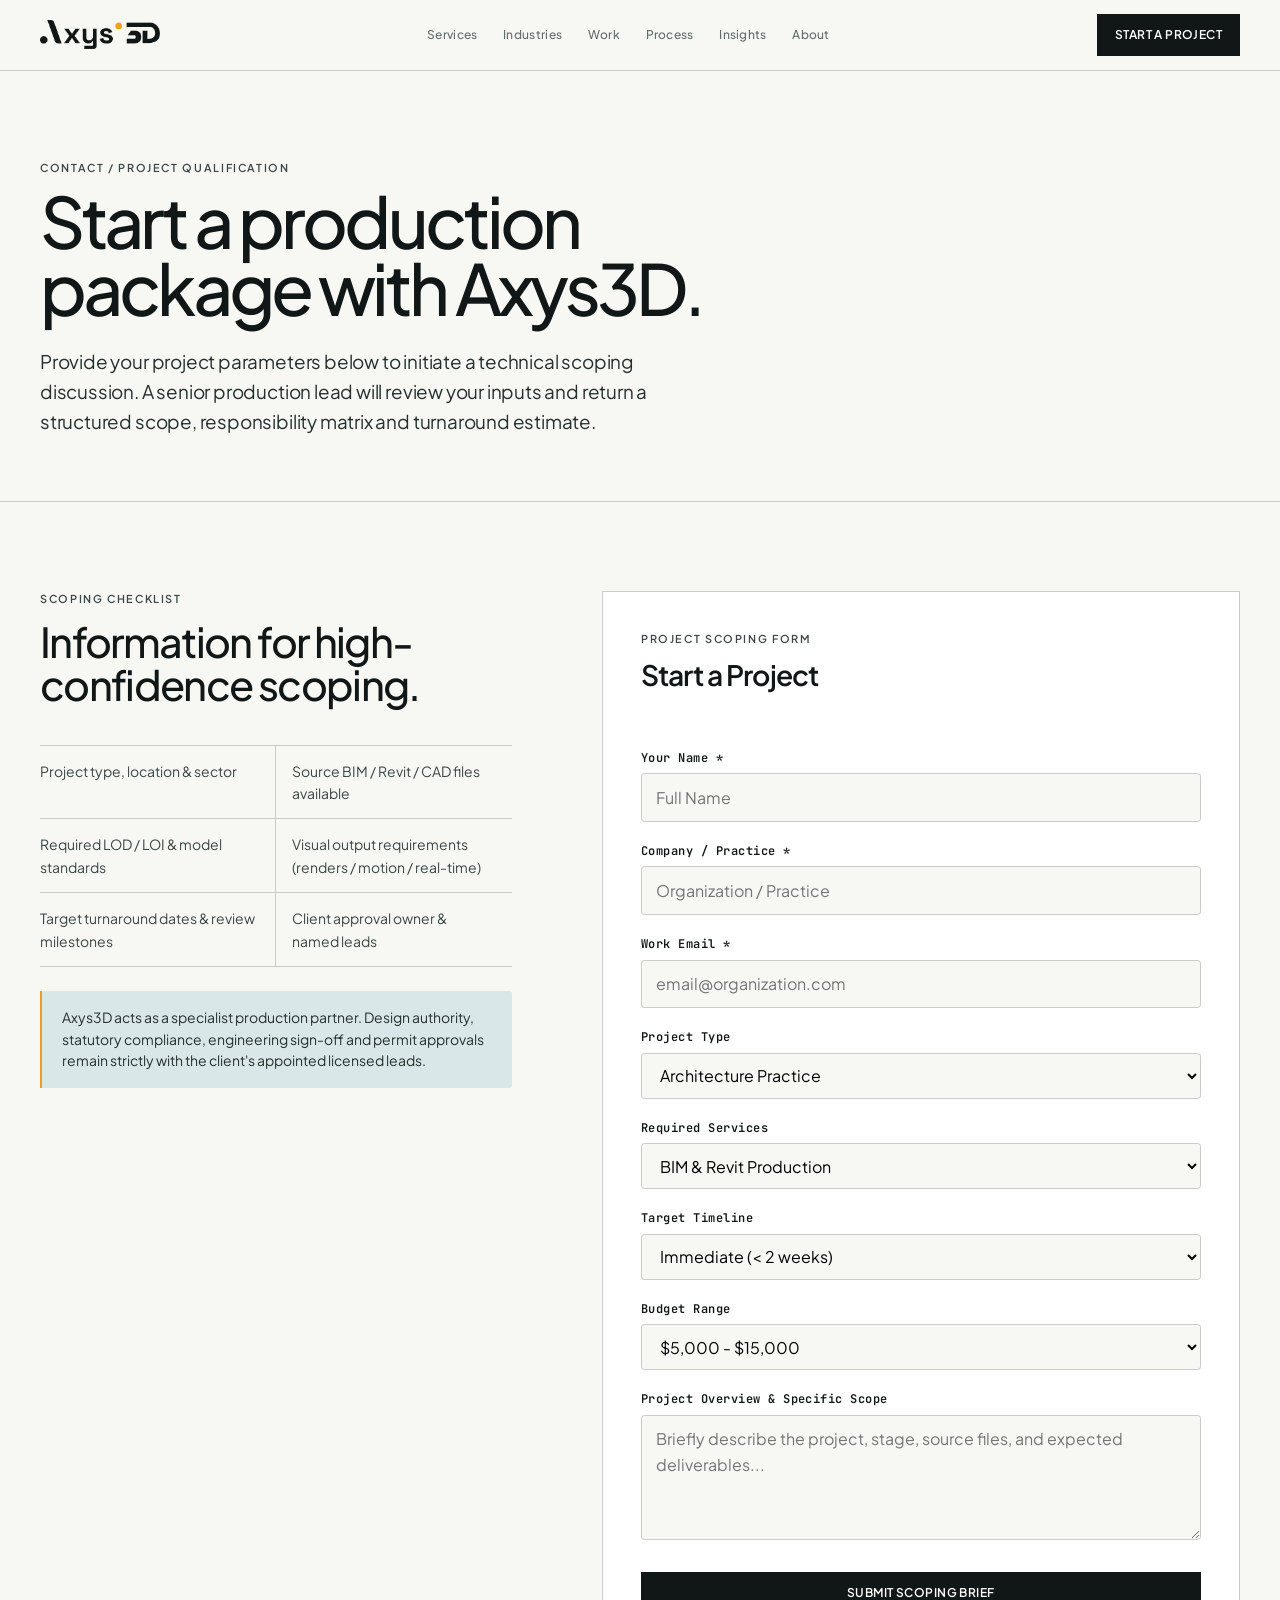
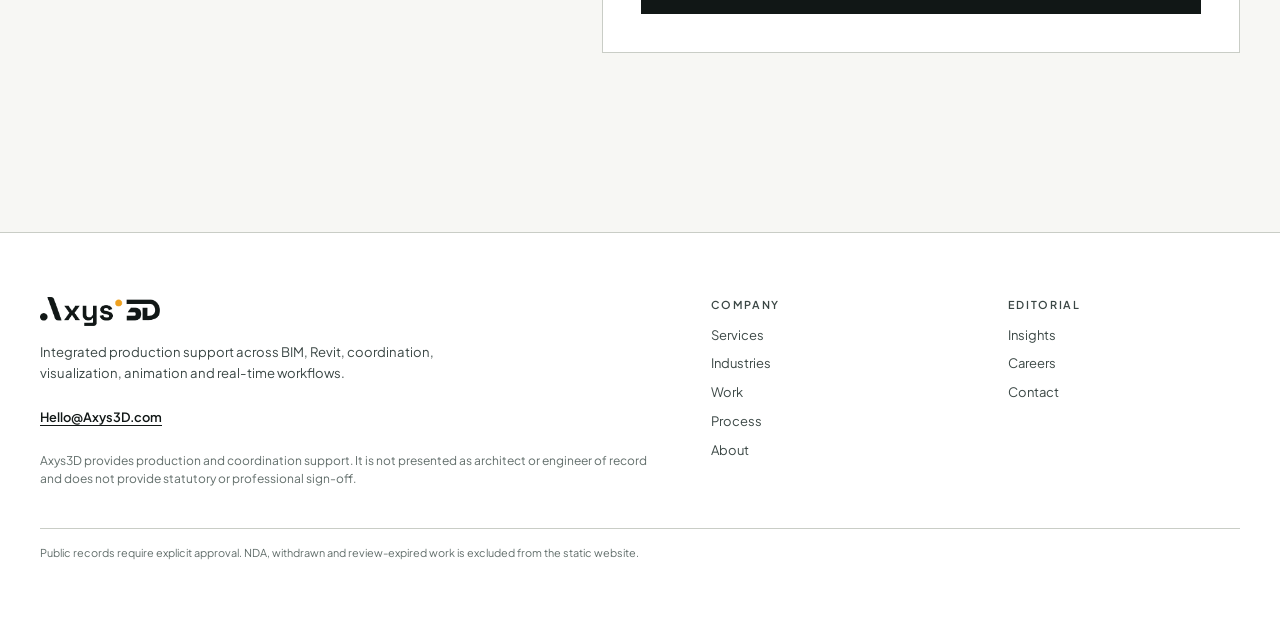
<file: contact/index.html>
<!DOCTYPE html>
<html lang="en">
<head>
  <meta charset="UTF-8">
  <meta name="viewport" content="width=device-width, initial-scale=1.0">
  <title>Start a Project — Axys3D AEC Production Partner</title>
  <link rel="canonical" href="https://axys3d.com/contact/">
  <meta name="description" content="Scope an AEC production package with Axys3D. Submit your project requirements across BIM, Revit, 3D modeling, rendering, animation and Unreal Engine real-time workflows.">
  <meta name="robots" content="noindex, nofollow">
  <meta property="og:title" content="Start a Project — Axys3D AEC Production Partner">
  <meta property="og:description" content="Scope an AEC production package with Axys3D. Submit your project requirements across BIM, Revit, 3D modeling, rendering, animation and Unreal Engine real-time workflows.">
  <meta property="og:type" content="website">
  <meta name="twitter:card" content="summary_large_image">
  <meta name="twitter:title" content="Start a Project — Axys3D AEC Production Partner">
  <meta name="twitter:description" content="Scope an AEC production package with Axys3D. Submit your project requirements across BIM, Revit, 3D modeling, rendering, animation and Unreal Engine real-time workflows.">
  <link rel="icon" href="/favicon.svg" type="image/svg+xml">
  <link rel="preconnect" href="https://fonts.googleapis.com">
  <link rel="preconnect" href="https://fonts.gstatic.com" crossorigin>
  <link rel="stylesheet" href="https://fonts.googleapis.com/css2?family=JetBrains+Mono:ital,wght@0,400;0,500;1,400&family=Plus+Jakarta+Sans:ital,wght@0,300..800;1,300..800&display=swap" media="print" onload="this.media='all'">
  <link rel="stylesheet" href="/css/tokens.css">
  <link rel="stylesheet" href="/css/base.css">
  <link rel="stylesheet" href="/css/components.css">
  <link rel="stylesheet" href="/css/layouts.css">
  <script src="/js/main.js" defer></script>
  <script type="application/ld+json">
  {
    "@context": "https://schema.org",
    "@type": "ContactPage",
    "name": "Start a Project - Axys3D",
    "url": "https://axys3d.com/contact/",
    "description": "Scoping portal for AEC production packages."
  }
  </script>
</head>
<body>
  <a class="skip-link" href="#main-content">Skip to content</a>
  <header class="site-header">
    <div class="container header-row">
      <a href="/" class="site-logo" aria-label="Axys3D AEC Production Partner"><img src="/assets/logo-dark.png" alt="Axys3D AEC Production Partner" width="210" height="55"></a>
      <nav class="desktop-nav" aria-label="Primary navigation">
        <a href="/services/" class="nav-link">Services</a>
        <a href="/industries/" class="nav-link">Industries</a>
        <a href="/work/" class="nav-link">Work</a>
        <a href="/process/" class="nav-link">Process</a>
        <a href="/insights/" class="nav-link">Insights</a>
        <a href="/about/" class="nav-link">About</a>
      </nav>
      <a href="/contact/" class="button button-primary header-cta">Start a Project</a>
      <button class="menu-button" type="button" aria-expanded="false" aria-controls="mobile-navigation">Menu</button>
    </div>
    <nav id="mobile-navigation" class="mobile-panel container" data-open="false" aria-label="Mobile navigation">
      <a href="/services/" class="nav-link">Services</a>
      <a href="/industries/" class="nav-link">Industries</a>
      <a href="/work/" class="nav-link">Work</a>
      <a href="/process/" class="nav-link">Process</a>
      <a href="/insights/" class="nav-link">Insights</a>
      <a href="/about/" class="nav-link">About</a>
      <a href="/contact/" class="button button-primary">Start a Project</a>
    </nav>
  </header>

  <main id="main-content">
    <section class="page-hero">
      <div class="container">
        <p class="eyebrow">Contact / Project qualification</p>
        <h1 class="display">Start a production package with Axys3D.</h1>
        <p class="hero-statement">Provide your project parameters below to initiate a technical scoping discussion. A senior production lead will review your inputs and return a structured scope, responsibility matrix and turnaround estimate.</p>
      </div>
    </section>

    <section class="section section-rule">
      <div class="container contact-layout">
        <div>
          <div class="section-header">
            <p class="eyebrow">Scoping checklist</p>
            <h2 class="heading">Information for high-confidence scoping.</h2>
          </div>
          <ul class="check-list">
            <li>Project type, location & sector</li>
            <li>Source BIM / Revit / CAD files available</li>
            <li>Required LOD / LOI & model standards</li>
            <li>Visual output requirements (renders / motion / real-time)</li>
            <li>Target turnaround dates & review milestones</li>
            <li>Client approval owner & named leads</li>
          </ul>
          <div class="boundary-note">Axys3D acts as a specialist production partner. Design authority, statutory compliance, engineering sign-off and permit approvals remain strictly with the client's appointed licensed leads.</div>
        </div>

        <div>
          <form class="contact-form" action="#" method="POST" onsubmit="event.preventDefault(); alert('Scoping enquiry recorded. Founder approval required for direct communication dispatch.');">
            <div class="section-header mb-sm">
              <p class="eyebrow">Project Scoping Form</p>
              <h2 class="heading-sm">Start a Project</h2>
            </div>
            
            <label style="display: grid; gap: 0.35rem;">
              <span class="technical" style="font-weight: 600;">Your Name *</span>
              <input type="text" required placeholder="Full Name" style="padding: 0.65rem 0.85rem; border: 1px solid var(--line); border-radius: var(--radius-control); background: var(--paper-50);">
            </label>

            <label style="display: grid; gap: 0.35rem;">
              <span class="technical" style="font-weight: 600;">Company / Practice *</span>
              <input type="text" required placeholder="Organization / Practice" style="padding: 0.65rem 0.85rem; border: 1px solid var(--line); border-radius: var(--radius-control); background: var(--paper-50);">
            </label>

            <label style="display: grid; gap: 0.35rem;" class="field-full">
              <span class="technical" style="font-weight: 600;">Work Email *</span>
              <input type="email" required placeholder="email@organization.com" style="padding: 0.65rem 0.85rem; border: 1px solid var(--line); border-radius: var(--radius-control); background: var(--paper-50);">
            </label>

            <label style="display: grid; gap: 0.35rem;">
              <span class="technical" style="font-weight: 600;">Project Type</span>
              <select style="padding: 0.65rem 0.85rem; border: 1px solid var(--line); border-radius: var(--radius-control); background: var(--paper-50);">
                <option>Architecture Practice</option>
                <option>Engineering Consultancy</option>
                <option>Real Estate Developer</option>
                <option>Marketing Agency</option>
                <option>Production Partner</option>
              </select>
            </label>

            <label style="display: grid; gap: 0.35rem;">
              <span class="technical" style="font-weight: 600;">Required Services</span>
              <select style="padding: 0.65rem 0.85rem; border: 1px solid var(--line); border-radius: var(--radius-control); background: var(--paper-50);">
                <option>BIM & Revit Production</option>
                <option>3D Modeling & Digital Production</option>
                <option>Architectural Visualization / Rendering</option>
                <option>Animation & Walkthrough Motion</option>
                <option>Real-Time / Unreal Engine</option>
                <option>Integrated AEC Package</option>
              </select>
            </label>

            <label style="display: grid; gap: 0.35rem;">
              <span class="technical" style="font-weight: 600;">Target Timeline</span>
              <select style="padding: 0.65rem 0.85rem; border: 1px solid var(--line); border-radius: var(--radius-control); background: var(--paper-50);">
                <option>Immediate (< 2 weeks)</option>
                <option>Standard (2-6 weeks)</option>
                <option>Long-term retainer / Ongoing</option>
              </select>
            </label>

            <label style="display: grid; gap: 0.35rem;">
              <span class="technical" style="font-weight: 600;">Budget Range</span>
              <select style="padding: 0.65rem 0.85rem; border: 1px solid var(--line); border-radius: var(--radius-control); background: var(--paper-50);">
                <option>$5,000 - $15,000</option>
                <option>$15,000 - $50,000</option>
                <option>$50,000+</option>
                <option>To be determined</option>
              </select>
            </label>

            <label style="display: grid; gap: 0.35rem;" class="field-full">
              <span class="technical" style="font-weight: 600;">Project Overview & Specific Scope</span>
              <textarea rows="4" placeholder="Briefly describe the project, stage, source files, and expected deliverables..." style="padding: 0.65rem 0.85rem; border: 1px solid var(--line); border-radius: var(--radius-control); background: var(--paper-50);"></textarea>
            </label>

            <button type="submit" class="button button-primary field-full mt-sm" style="width: 100%;">Submit Scoping Brief</button>
          </form>
        </div>
      </div>
    </section>
  </main>

  <footer class="site-footer">
    <div class="container">
      <div class="footer-grid">
        <div>
          <a href="/" class="site-logo" aria-label="Axys3D AEC Production Partner"><img src="/assets/logo-dark.png" alt="Axys3D AEC Production Partner" width="210" height="55"></a>
          <p class="lede">Integrated production support across BIM, Revit, coordination, visualization, animation and real-time workflows.</p>
          <a href="mailto:Hello@Axys3D.com" class="footer-email-link">Hello@Axys3D.com</a>
          <p class="legal-copy">Axys3D provides production and coordination support. It is not presented as architect or engineer of record and does not provide statutory or professional sign-off.</p>
        </div>
        <div>
          <p class="eyebrow">Company</p>
          <div class="footer-links">
            <a href="/services/">Services</a>
            <a href="/industries/">Industries</a>
            <a href="/work/">Work</a>
            <a href="/process/">Process</a>
            <a href="/about/">About</a>
          </div>
        </div>
        <div>
          <p class="eyebrow">Editorial</p>
          <div class="footer-links">
            <a href="/insights/">Insights</a>
            <a href="/careers/">Careers</a>
            <a href="/contact/">Contact</a>
          </div>
        </div>
      </div>
      <p class="footer-note">Public records require explicit approval. NDA, withdrawn and review-expired work is excluded from the static website.</p>
    </div>
  </footer>
</body>
</html>
</file>
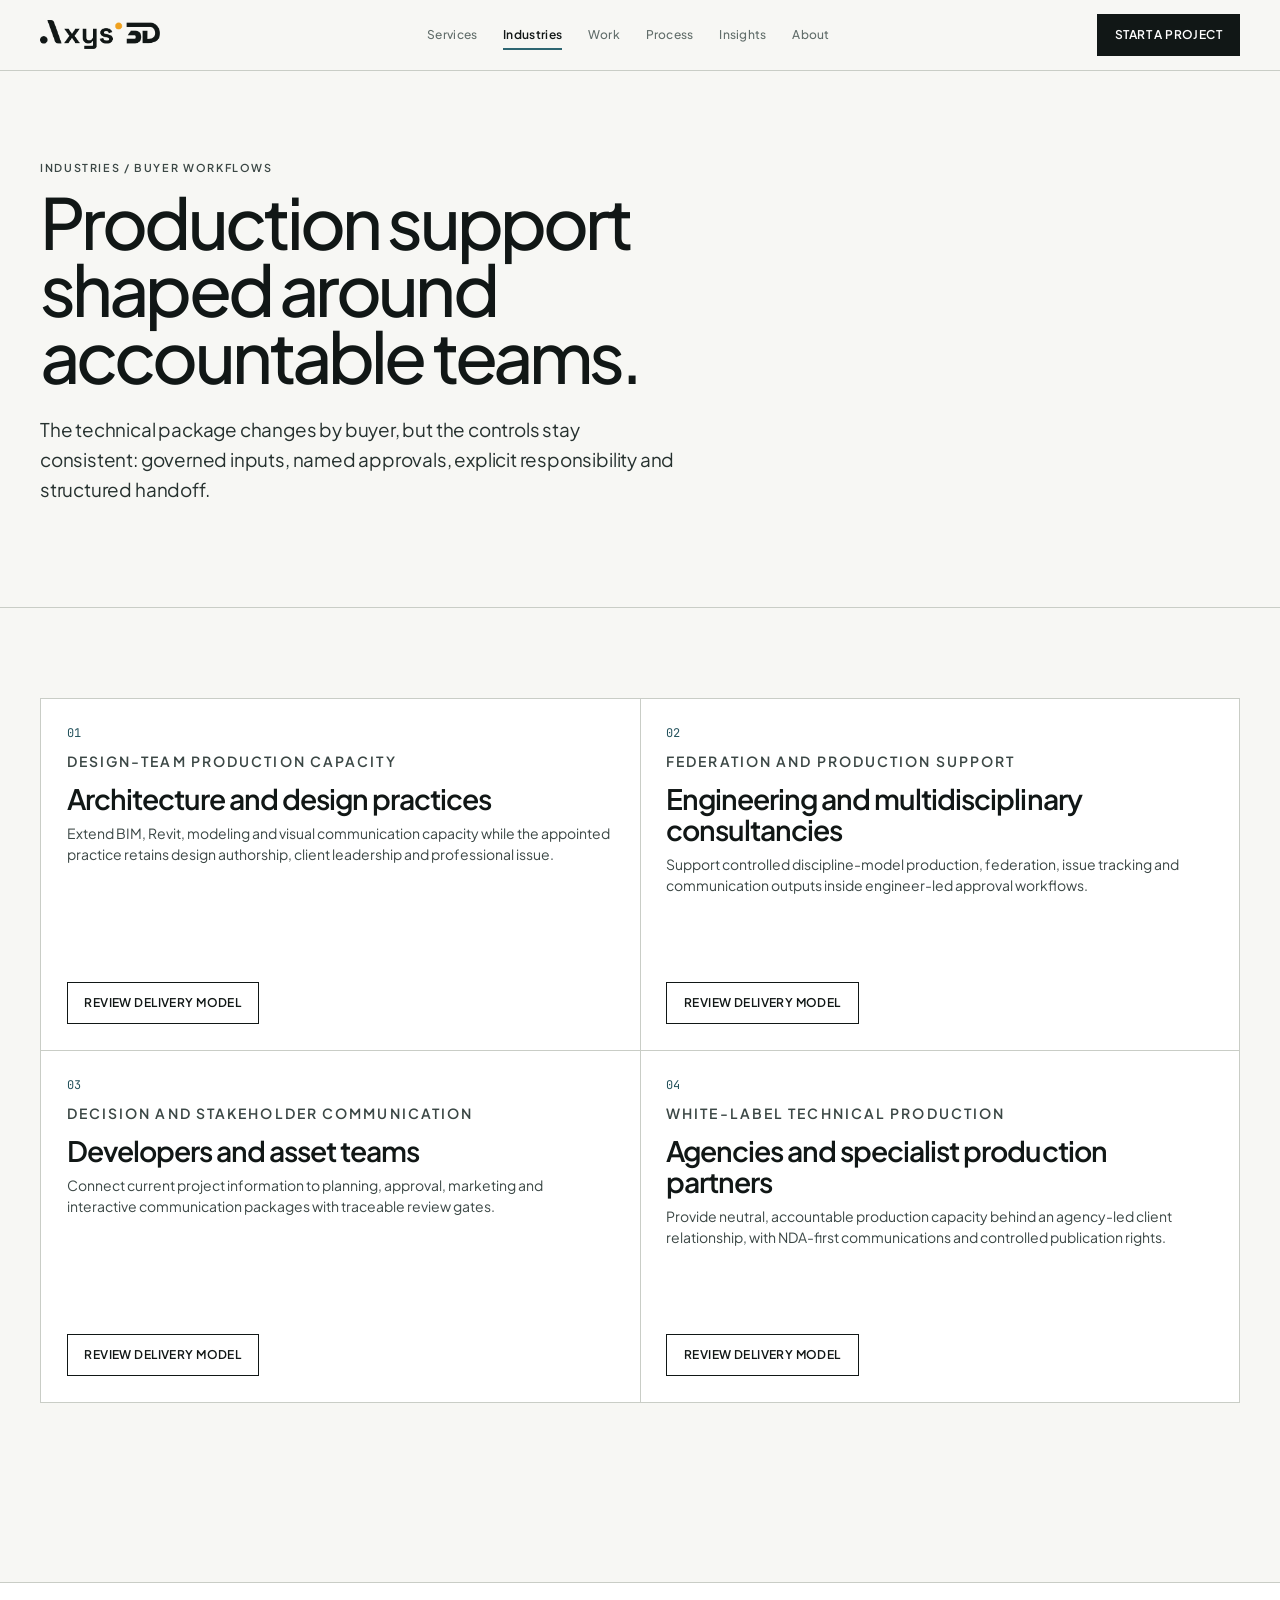
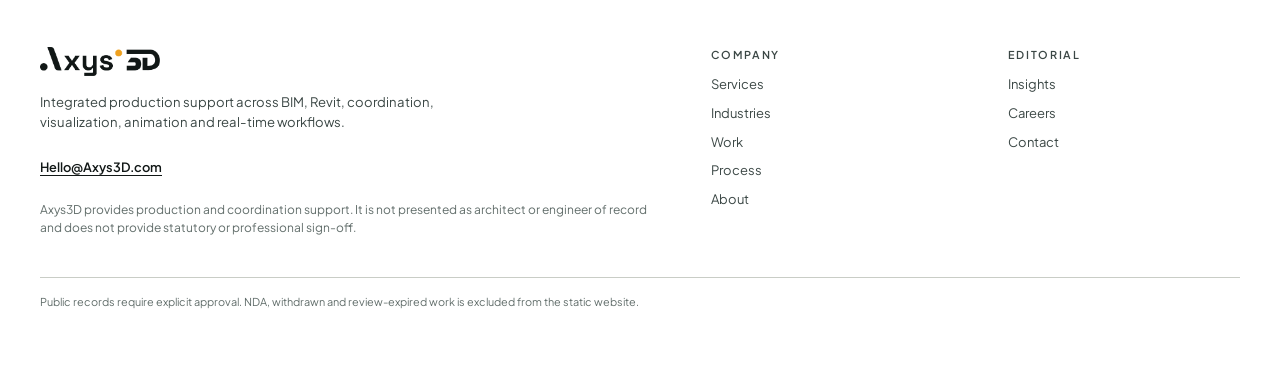
<file: industries/index.html>
<!DOCTYPE html>
<html lang="en">
<head>
  <meta charset="UTF-8">
  <meta name="viewport" content="width=device-width, initial-scale=1.0">
  <title>Industries — Axys3D</title>
    <link rel="canonical" href="https://axys3d.com/industries/">
  <meta name="description" content="AEC production support structured for architecture, engineering, developer and agency teams.">
    <meta property="og:title" content="Industries — Axys3D">
  <meta property="og:description" content="AEC production support structured for architecture, engineering, developer and agency teams.">
  <meta property="og:type" content="website">
  <meta name="twitter:card" content="summary_large_image">
  <meta name="twitter:title" content="Industries — Axys3D">
  <meta name="twitter:description" content="AEC production support structured for architecture, engineering, developer and agency teams.">
  <link rel="icon" href="/favicon.svg" type="image/svg+xml">
  <link rel="preconnect" href="https://fonts.googleapis.com">
  <link rel="preconnect" href="https://fonts.gstatic.com" crossorigin>
  <link rel="stylesheet" href="https://fonts.googleapis.com/css2?family=JetBrains+Mono:ital,wght@0,400;0,500;1,400&family=Plus+Jakarta+Sans:ital,wght@0,300..800;1,300..800&display=swap" media="print" onload="this.media='all'">
  <link rel="stylesheet" href="/css/tokens.css">
  <link rel="stylesheet" href="/css/base.css">
  <link rel="stylesheet" href="/css/components.css">
  <link rel="stylesheet" href="/css/layouts.css">
  <script src="/js/main.js" defer></script>
  <script type="application/ld+json">
  {
    "@context": "https://schema.org",
    "@type": "Organization",
    "name": "Axys3D",
    "url": "https://axys3d.com",
    "description": "Integrated AEC production partner delivering BIM, Revit, coordination, visualization, animation and real-time services."
  }
  </script>
</head>
<body>
  <a class="skip-link" href="#main-content">Skip to content</a>
  <header class="site-header">
    <div class="container header-row">
      <a href="/" class="site-logo" aria-label="Axys3D AEC Production Partner"><img src="/assets/logo-dark.png" alt="Axys3D AEC Production Partner" width="210" height="55"></a>
      <nav class="desktop-nav" aria-label="Primary navigation">
        <a href="/services/" class="nav-link">Services</a>
        <a href="/industries/" class="nav-link" aria-current="page">Industries</a>
        <a href="/work/" class="nav-link">Work</a>
        <a href="/process/" class="nav-link">Process</a>
        <a href="/insights/" class="nav-link">Insights</a>
        <a href="/about/" class="nav-link">About</a>
      </nav>
      <a href="/contact/" class="button button-primary header-cta">Start a Project</a>
      <button class="menu-button" type="button" aria-expanded="false" aria-controls="mobile-navigation">Menu</button>
    </div>
    <nav id="mobile-navigation" class="mobile-panel container" data-open="false" aria-label="Mobile navigation">
      <a href="/services/" class="nav-link">Services</a>
      <a href="/industries/" class="nav-link" aria-current="page">Industries</a>
      <a href="/work/" class="nav-link">Work</a>
      <a href="/process/" class="nav-link">Process</a>
      <a href="/insights/" class="nav-link">Insights</a>
      <a href="/about/" class="nav-link">About</a>
      <a href="/contact/" class="button button-primary">Start a Project</a>
    </nav>
  </header>

  <main id="main-content">
    <section class="page-hero">
      <div class="container">
        <div class="section-header">
          <p class="eyebrow">Industries / Buyer workflows</p>
          <h1 class="display">Production support shaped around accountable teams.</h1>
          <p class="hero-statement">The technical package changes by buyer, but the controls stay consistent: governed inputs, named approvals, explicit responsibility and structured handoff.</p>
        </div>
      </div>
    </section>

    <section class="section section-rule">
      <div class="container">
        <div class="industry-grid">
          <article class="card industry-card">
            <span class="card-index">01</span>
            <p class="eyebrow">Design-team production capacity</p>
            <h2 id="architecture-design-practices">Architecture and design practices</h2>
            <p>Extend BIM, Revit, modeling and visual communication capacity while the appointed practice retains design authorship, client leadership and professional issue.</p>
            <a href="/industries/#architecture-design-practices" class="button button-secondary">Review delivery model</a>
          </article>
          <article class="card industry-card">
            <span class="card-index">02</span>
            <p class="eyebrow">Federation and production support</p>
            <h2 id="engineering-consultancies">Engineering and multidisciplinary consultancies</h2>
            <p>Support controlled discipline-model production, federation, issue tracking and communication outputs inside engineer-led approval workflows.</p>
            <a href="/industries/#engineering-consultancies" class="button button-secondary">Review delivery model</a>
          </article>
          <article class="card industry-card">
            <span class="card-index">03</span>
            <p class="eyebrow">Decision and stakeholder communication</p>
            <h2 id="developers-asset-teams">Developers and asset teams</h2>
            <p>Connect current project information to planning, approval, marketing and interactive communication packages with traceable review gates.</p>
            <a href="/industries/#developers-asset-teams" class="button button-secondary">Review delivery model</a>
          </article>
          <article class="card industry-card">
            <span class="card-index">04</span>
            <p class="eyebrow">White-label technical production</p>
            <h2 id="agencies-production-partners">Agencies and specialist production partners</h2>
            <p>Provide neutral, accountable production capacity behind an agency-led client relationship, with NDA-first communications and controlled publication rights.</p>
            <a href="/industries/#agencies-production-partners" class="button button-secondary">Review delivery model</a>
          </article>
        </div>
      </div>
    </section>
  </main>

  <footer class="site-footer">
    <div class="container">
      <div class="footer-grid">
        <div>
          <a href="/" class="site-logo" aria-label="Axys3D AEC Production Partner"><img src="/assets/logo-dark.png" alt="Axys3D AEC Production Partner" width="210" height="55"></a>
          <p class="lede">Integrated production support across BIM, Revit, coordination, visualization, animation and real-time workflows.</p>
          <a href="mailto:Hello@Axys3D.com" class="footer-email-link">Hello@Axys3D.com</a>
          <p class="legal-copy">Axys3D provides production and coordination support. It is not presented as architect or engineer of record and does not provide statutory or professional sign-off.</p>
        </div>
        <div>
          <p class="eyebrow">Company</p>
          <div class="footer-links">
            <a href="/services/">Services</a>
            <a href="/industries/">Industries</a>
            <a href="/work/">Work</a>
            <a href="/process/">Process</a>
            <a href="/about/">About</a>
          </div>
        </div>
        <div>
          <p class="eyebrow">Editorial</p>
          <div class="footer-links">
            <a href="/insights/">Insights</a>
            <a href="/careers/">Careers</a>
            <a href="/contact/">Contact</a>
          </div>
        </div>
      </div>
      <p class="footer-note">Public records require explicit approval. NDA, withdrawn and review-expired work is excluded from the static website.</p>
    </div>
  </footer>
</body>
</html>
</file>
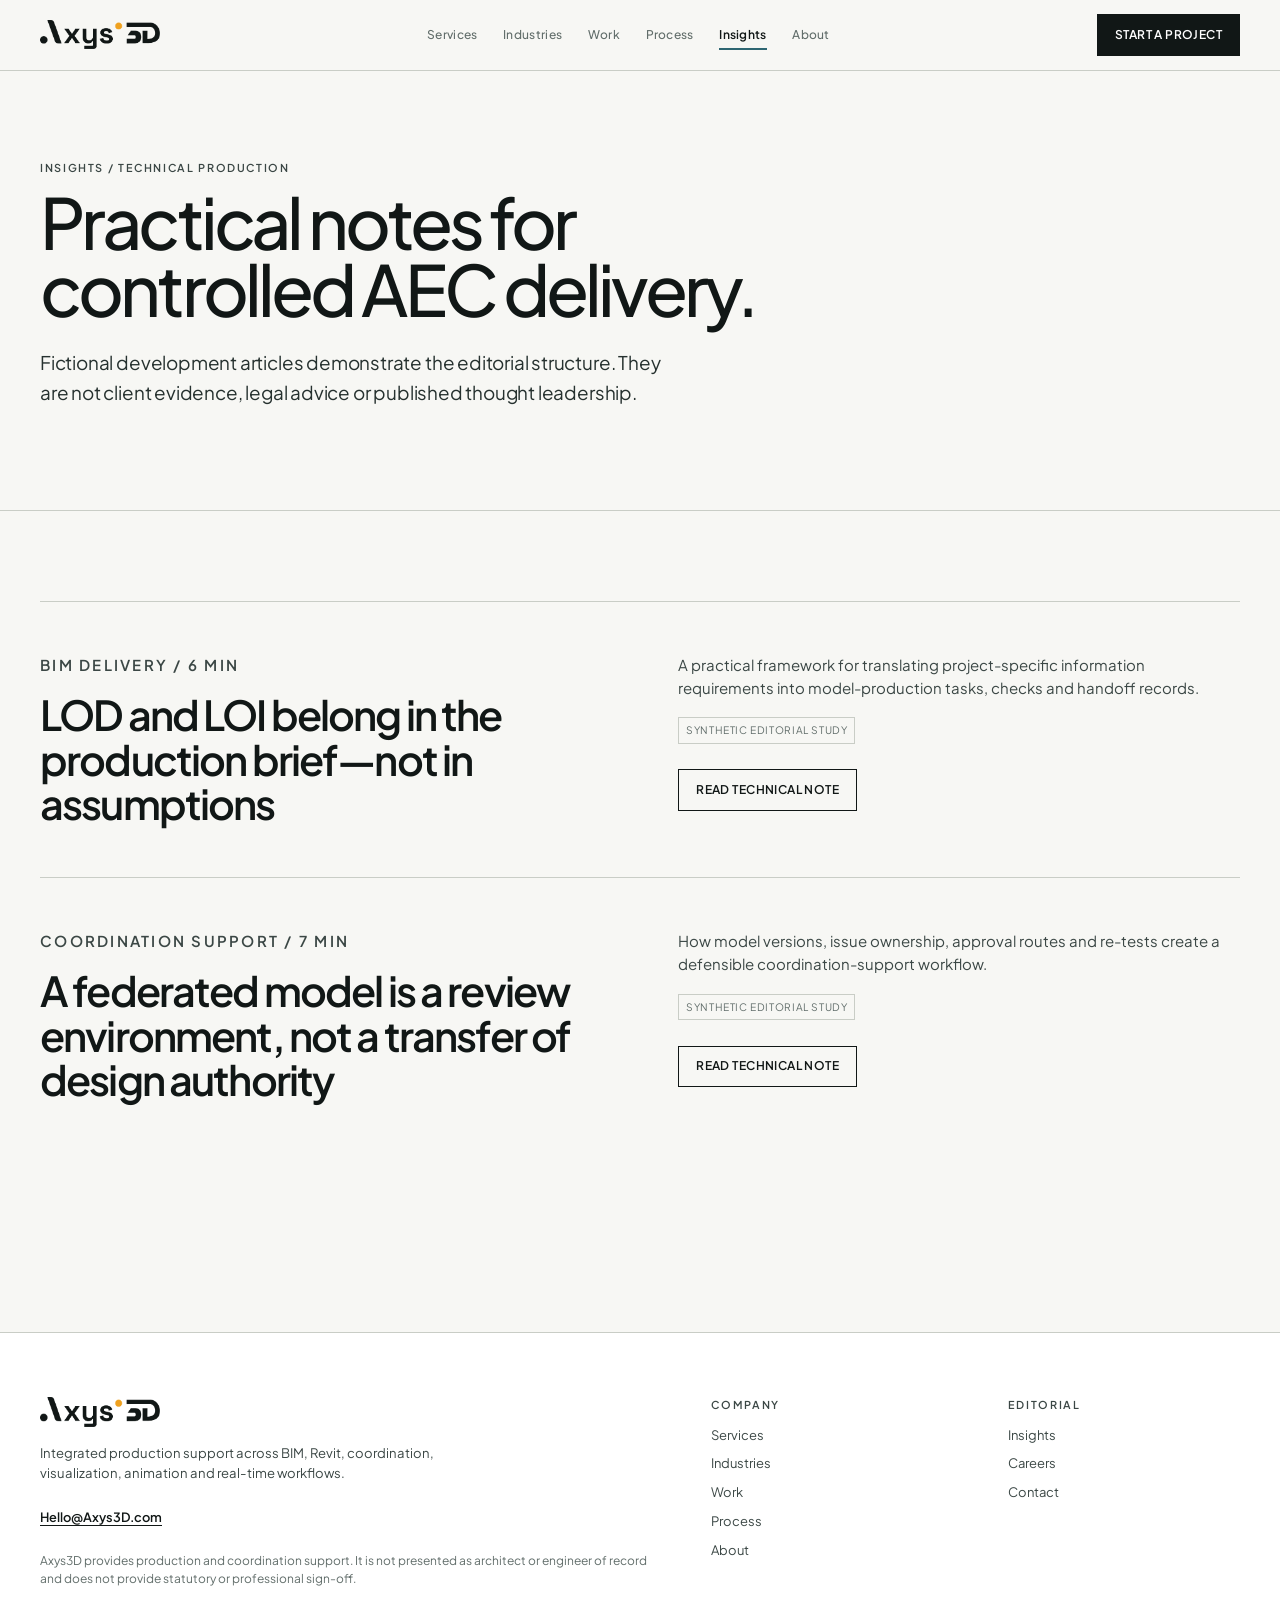
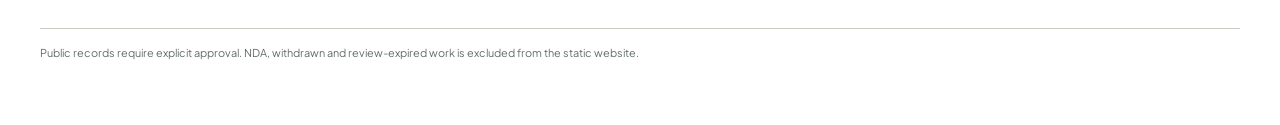
<file: insights/index.html>
<!DOCTYPE html>
<html lang="en">
<head>
  <meta charset="UTF-8">
  <meta name="viewport" content="width=device-width, initial-scale=1.0">
  <title>Insights — Axys3D</title>
    <link rel="canonical" href="https://axys3d.com/insights/">
  <meta name="description" content="Technical AEC production notes on BIM delivery, coordination and structured handoff.">
    <meta property="og:title" content="Insights — Axys3D">
  <meta property="og:description" content="Technical AEC production notes on BIM delivery, coordination and structured handoff.">
  <meta property="og:type" content="website">
  <meta name="twitter:card" content="summary_large_image">
  <meta name="twitter:title" content="Insights — Axys3D">
  <meta name="twitter:description" content="Technical AEC production notes on BIM delivery, coordination and structured handoff.">
  <link rel="icon" href="/favicon.svg" type="image/svg+xml">
  <link rel="preconnect" href="https://fonts.googleapis.com">
  <link rel="preconnect" href="https://fonts.gstatic.com" crossorigin>
  <link rel="stylesheet" href="https://fonts.googleapis.com/css2?family=JetBrains+Mono:ital,wght@0,400;0,500;1,400&family=Plus+Jakarta+Sans:ital,wght@0,300..800;1,300..800&display=swap" media="print" onload="this.media='all'">
  <link rel="stylesheet" href="/css/tokens.css">
  <link rel="stylesheet" href="/css/base.css">
  <link rel="stylesheet" href="/css/components.css">
  <link rel="stylesheet" href="/css/layouts.css">
  <script src="/js/main.js" defer></script>
  <script type="application/ld+json">
  {
    "@context": "https://schema.org",
    "@type": "Organization",
    "name": "Axys3D",
    "url": "https://axys3d.com",
    "description": "Integrated AEC production partner delivering BIM, Revit, coordination, visualization, animation and real-time services."
  }
  </script>
</head>
<body>
  <a class="skip-link" href="#main-content">Skip to content</a>
  <header class="site-header">
    <div class="container header-row">
      <a href="/" class="site-logo" aria-label="Axys3D AEC Production Partner"><img src="/assets/logo-dark.png" alt="Axys3D AEC Production Partner" width="210" height="55"></a>
      <nav class="desktop-nav" aria-label="Primary navigation">
        <a href="/services/" class="nav-link">Services</a>
        <a href="/industries/" class="nav-link">Industries</a>
        <a href="/work/" class="nav-link">Work</a>
        <a href="/process/" class="nav-link">Process</a>
        <a href="/insights/" class="nav-link" aria-current="page">Insights</a>
        <a href="/about/" class="nav-link">About</a>
      </nav>
      <a href="/contact/" class="button button-primary header-cta">Start a Project</a>
      <button class="menu-button" type="button" aria-expanded="false" aria-controls="mobile-navigation">Menu</button>
    </div>
    <nav id="mobile-navigation" class="mobile-panel container" data-open="false" aria-label="Mobile navigation">
      <a href="/services/" class="nav-link">Services</a>
      <a href="/industries/" class="nav-link">Industries</a>
      <a href="/work/" class="nav-link">Work</a>
      <a href="/process/" class="nav-link">Process</a>
      <a href="/insights/" class="nav-link" aria-current="page">Insights</a>
      <a href="/about/" class="nav-link">About</a>
      <a href="/contact/" class="button button-primary">Start a Project</a>
    </nav>
  </header>

  <main id="main-content">
    <section class="page-hero">
      <div class="container">
        <div class="section-header">
          <p class="eyebrow">Insights / Technical production</p>
          <h1 class="display">Practical notes for controlled AEC delivery.</h1>
          <p class="hero-statement">Fictional development articles demonstrate the editorial structure. They are not client evidence, legal advice or published thought leadership.</p>
        </div>
      </div>
    </section>

    <section class="section section-rule">
      <div class="container">
        <div class="insight-list">
          <article class="case-layout">
            <div>
              <p class="eyebrow">BIM delivery / 6 min</p>
              <h2 id="lod-loi-production-brief">LOD and LOI belong in the production brief—not in assumptions</h2>
            </div>
            <div>
              <p>A practical framework for translating project-specific information requirements into model-production tasks, checks and handoff records.</p>
              <span class="badge">Synthetic editorial study</span>
              <br><br>
              <a href="/insights/#lod-loi-production-brief" class="button button-secondary">Read technical note</a>
            </div>
          </article>
          <article class="case-layout">
            <div>
              <p class="eyebrow">Coordination support / 7 min</p>
              <h2 id="federation-issue-handoff">A federated model is a review environment, not a transfer of design authority</h2>
            </div>
            <div>
              <p>How model versions, issue ownership, approval routes and re-tests create a defensible coordination-support workflow.</p>
              <span class="badge">Synthetic editorial study</span>
              <br><br>
              <a href="/insights/#federation-issue-handoff" class="button button-secondary">Read technical note</a>
            </div>
          </article>
        </div>
      </div>
    </section>
  </main>

  <footer class="site-footer">
    <div class="container">
      <div class="footer-grid">
        <div>
          <a href="/" class="site-logo" aria-label="Axys3D AEC Production Partner"><img src="/assets/logo-dark.png" alt="Axys3D AEC Production Partner" width="210" height="55"></a>
          <p class="lede">Integrated production support across BIM, Revit, coordination, visualization, animation and real-time workflows.</p>
          <a href="mailto:Hello@Axys3D.com" class="footer-email-link">Hello@Axys3D.com</a>
          <p class="legal-copy">Axys3D provides production and coordination support. It is not presented as architect or engineer of record and does not provide statutory or professional sign-off.</p>
        </div>
        <div>
          <p class="eyebrow">Company</p>
          <div class="footer-links">
            <a href="/services/">Services</a>
            <a href="/industries/">Industries</a>
            <a href="/work/">Work</a>
            <a href="/process/">Process</a>
            <a href="/about/">About</a>
          </div>
        </div>
        <div>
          <p class="eyebrow">Editorial</p>
          <div class="footer-links">
            <a href="/insights/">Insights</a>
            <a href="/careers/">Careers</a>
            <a href="/contact/">Contact</a>
          </div>
        </div>
      </div>
      <p class="footer-note">Public records require explicit approval. NDA, withdrawn and review-expired work is excluded from the static website.</p>
    </div>
  </footer>
</body>
</html>
</file>
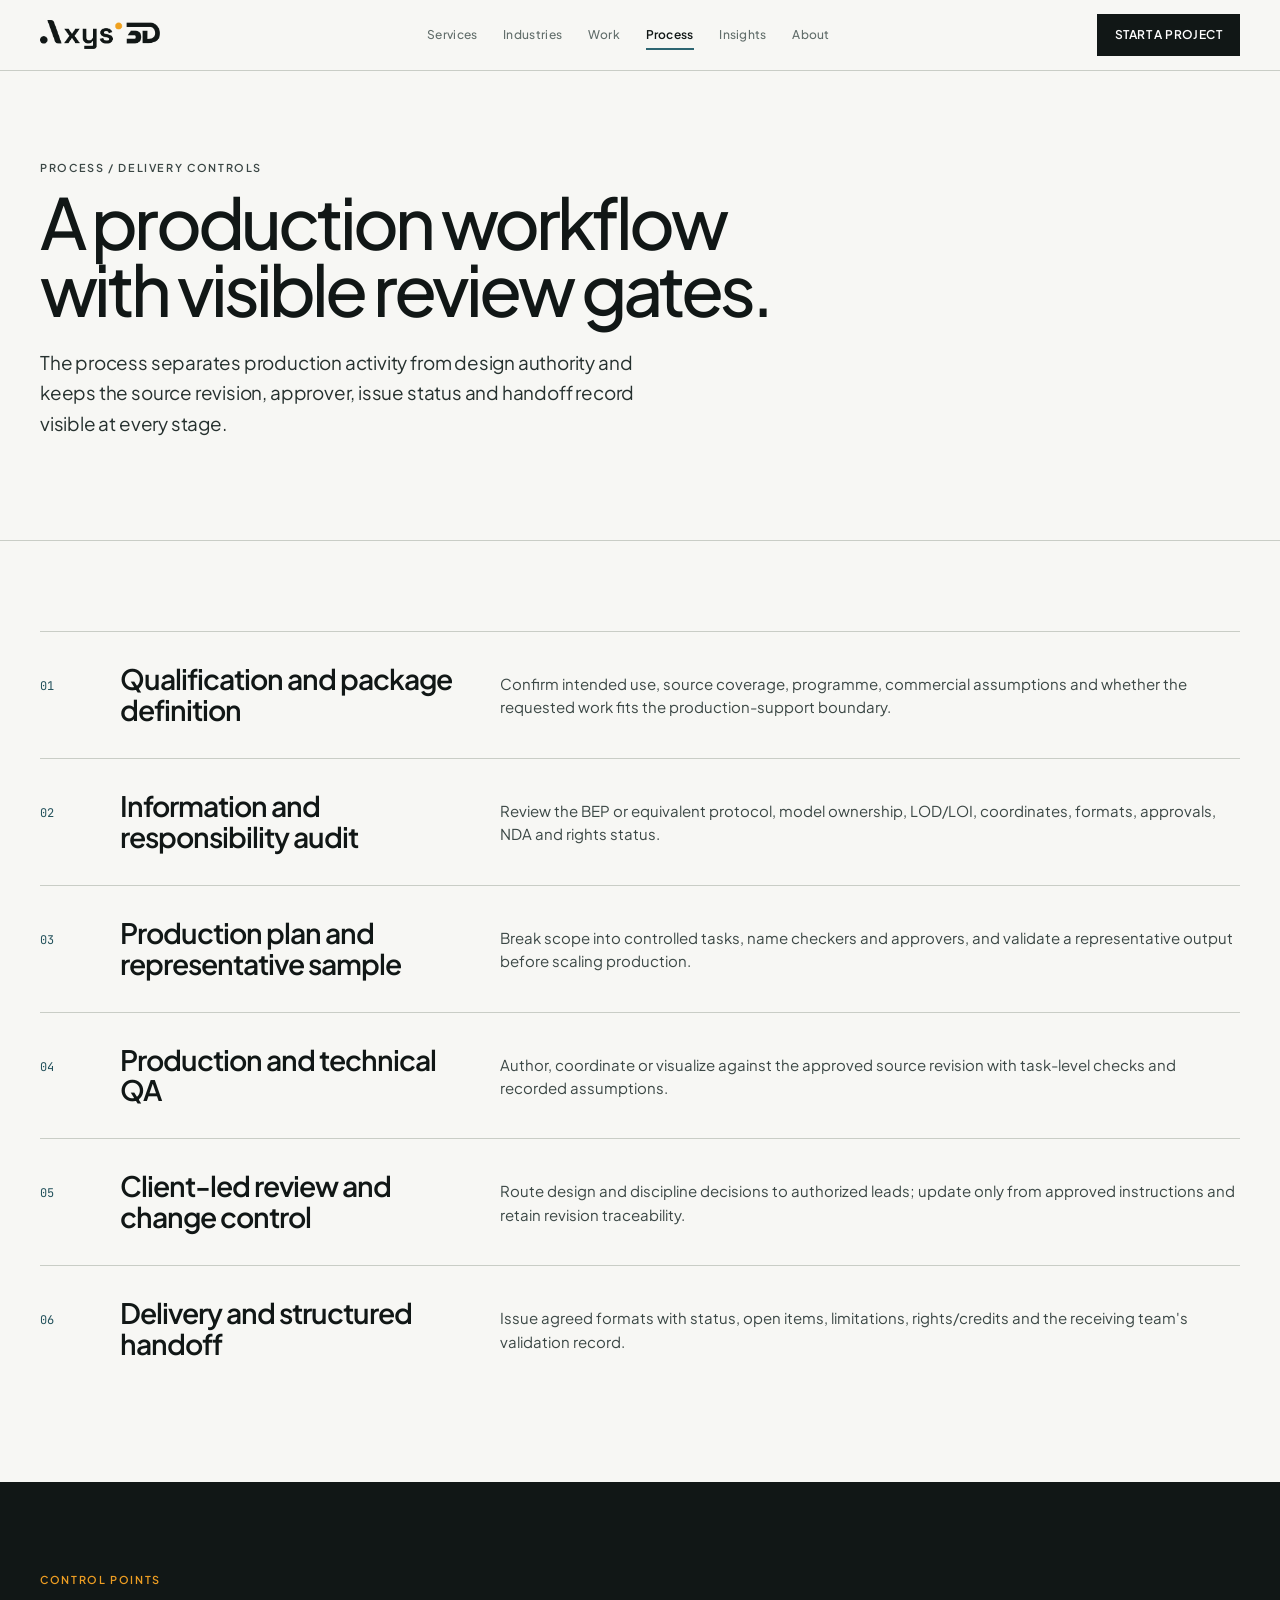
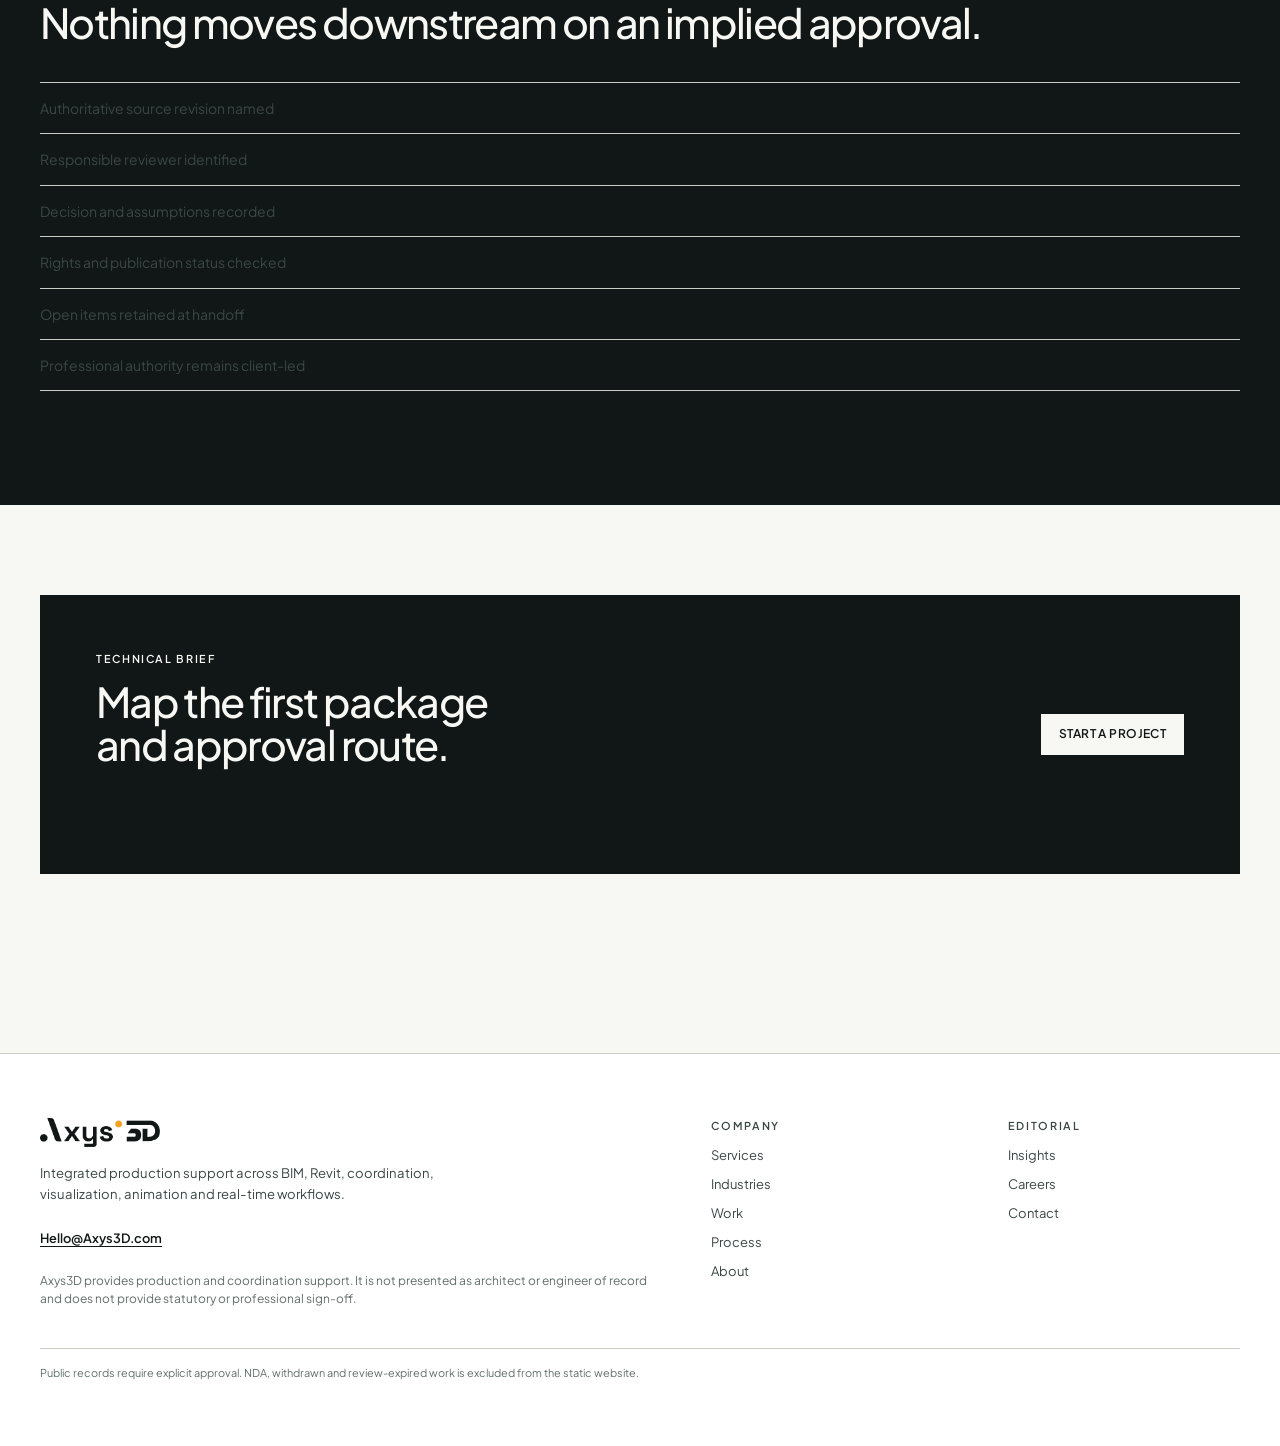
<file: process/index.html>
<!DOCTYPE html>
<html lang="en">
<head>
  <meta charset="UTF-8">
  <meta name="viewport" content="width=device-width, initial-scale=1.0">
  <title>Process — Axys3D</title>
    <link rel="canonical" href="https://axys3d.com/process/">
  <meta name="description" content="Six-stage AEC production workflow from qualification to structured handoff.">
    <meta property="og:title" content="Process — Axys3D">
  <meta property="og:description" content="Six-stage AEC production workflow from qualification to structured handoff.">
  <meta property="og:type" content="website">
  <meta name="twitter:card" content="summary_large_image">
  <meta name="twitter:title" content="Process — Axys3D">
  <meta name="twitter:description" content="Six-stage AEC production workflow from qualification to structured handoff.">
  <link rel="icon" href="/favicon.svg" type="image/svg+xml">
  <link rel="preconnect" href="https://fonts.googleapis.com">
  <link rel="preconnect" href="https://fonts.gstatic.com" crossorigin>
  <link rel="stylesheet" href="https://fonts.googleapis.com/css2?family=JetBrains+Mono:ital,wght@0,400;0,500;1,400&family=Plus+Jakarta+Sans:ital,wght@0,300..800;1,300..800&display=swap" media="print" onload="this.media='all'">
  <link rel="stylesheet" href="/css/tokens.css">
  <link rel="stylesheet" href="/css/base.css">
  <link rel="stylesheet" href="/css/components.css">
  <link rel="stylesheet" href="/css/layouts.css">
  <script src="/js/main.js" defer></script>
  <script type="application/ld+json">
  {
    "@context": "https://schema.org",
    "@type": "Organization",
    "name": "Axys3D",
    "url": "https://axys3d.com",
    "description": "Integrated AEC production partner delivering BIM, Revit, coordination, visualization, animation and real-time services."
  }
  </script>
</head>
<body>
  <a class="skip-link" href="#main-content">Skip to content</a>
  <header class="site-header">
    <div class="container header-row">
      <a href="/" class="site-logo" aria-label="Axys3D AEC Production Partner"><img src="/assets/logo-dark.png" alt="Axys3D AEC Production Partner" width="210" height="55"></a>
      <nav class="desktop-nav" aria-label="Primary navigation">
        <a href="/services/" class="nav-link">Services</a>
        <a href="/industries/" class="nav-link">Industries</a>
        <a href="/work/" class="nav-link">Work</a>
        <a href="/process/" class="nav-link" aria-current="page">Process</a>
        <a href="/insights/" class="nav-link">Insights</a>
        <a href="/about/" class="nav-link">About</a>
      </nav>
      <a href="/contact/" class="button button-primary header-cta">Start a Project</a>
      <button class="menu-button" type="button" aria-expanded="false" aria-controls="mobile-navigation">Menu</button>
    </div>
    <nav id="mobile-navigation" class="mobile-panel container" data-open="false" aria-label="Mobile navigation">
      <a href="/services/" class="nav-link">Services</a>
      <a href="/industries/" class="nav-link">Industries</a>
      <a href="/work/" class="nav-link">Work</a>
      <a href="/process/" class="nav-link" aria-current="page">Process</a>
      <a href="/insights/" class="nav-link">Insights</a>
      <a href="/about/" class="nav-link">About</a>
      <a href="/contact/" class="button button-primary">Start a Project</a>
    </nav>
  </header>

  <main id="main-content">
    <section class="page-hero">
      <div class="container">
        <div class="section-header">
          <p class="eyebrow">Process / Delivery controls</p>
          <h1 class="display">A production workflow with visible review gates.</h1>
          <p class="hero-statement">The process separates production activity from design authority and keeps the source revision, approver, issue status and handoff record visible at every stage.</p>
        </div>
      </div>
    </section>

    <section class="section section-rule">
      <div class="container">
        <div class="process-stack">
          <article>
            <span class="step-num">01</span>
            <h2>Qualification and package definition</h2>
            <p>Confirm intended use, source coverage, programme, commercial assumptions and whether the requested work fits the production-support boundary.</p>
          </article>
          <article>
            <span class="step-num">02</span>
            <h2>Information and responsibility audit</h2>
            <p>Review the BEP or equivalent protocol, model ownership, LOD/LOI, coordinates, formats, approvals, NDA and rights status.</p>
          </article>
          <article>
            <span class="step-num">03</span>
            <h2>Production plan and representative sample</h2>
            <p>Break scope into controlled tasks, name checkers and approvers, and validate a representative output before scaling production.</p>
          </article>
          <article>
            <span class="step-num">04</span>
            <h2>Production and technical QA</h2>
            <p>Author, coordinate or visualize against the approved source revision with task-level checks and recorded assumptions.</p>
          </article>
          <article>
            <span class="step-num">05</span>
            <h2>Client-led review and change control</h2>
            <p>Route design and discipline decisions to authorized leads; update only from approved instructions and retain revision traceability.</p>
          </article>
          <article>
            <span class="step-num">06</span>
            <h2>Delivery and structured handoff</h2>
            <p>Issue agreed formats with status, open items, limitations, rights/credits and the receiving team's validation record.</p>
          </article>
        </div>
      </div>
    </section>

    <section class="section dark-band">
      <div class="container">
        <div class="case-layout">
          <div>
            <div class="section-header">
              <p class="eyebrow">Control points</p>
              <h2 class="heading">Nothing moves downstream on an implied approval.</h2>
            </div>
          </div>
          <div>
            <ul class="deliverable-list light-list single-column-list">
              <li>Authoritative source revision named</li>
              <li>Responsible reviewer identified</li>
              <li>Decision and assumptions recorded</li>
              <li>Rights and publication status checked</li>
              <li>Open items retained at handoff</li>
              <li>Professional authority remains client-led</li>
            </ul>
          </div>
        </div>
      </div>
    </section>

    <section class="section">
      <div class="container">
        <div class="cta-block">
          <div class="section-header">
            <p class="eyebrow">Technical brief</p>
            <h2 class="heading">Map the first package and approval route.</h2>
          </div>
          <a href="/contact/" class="button button-primary">Start a Project</a>
        </div>
      </div>
    </section>
  </main>

  <footer class="site-footer">
    <div class="container">
      <div class="footer-grid">
        <div>
          <a href="/" class="site-logo" aria-label="Axys3D AEC Production Partner"><img src="/assets/logo-dark.png" alt="Axys3D AEC Production Partner" width="210" height="55"></a>
          <p class="lede">Integrated production support across BIM, Revit, coordination, visualization, animation and real-time workflows.</p>
          <a href="mailto:Hello@Axys3D.com" class="footer-email-link">Hello@Axys3D.com</a>
          <p class="legal-copy">Axys3D provides production and coordination support. It is not presented as architect or engineer of record and does not provide statutory or professional sign-off.</p>
        </div>
        <div>
          <p class="eyebrow">Company</p>
          <div class="footer-links">
            <a href="/services/">Services</a>
            <a href="/industries/">Industries</a>
            <a href="/work/">Work</a>
            <a href="/process/">Process</a>
            <a href="/about/">About</a>
          </div>
        </div>
        <div>
          <p class="eyebrow">Editorial</p>
          <div class="footer-links">
            <a href="/insights/">Insights</a>
            <a href="/careers/">Careers</a>
            <a href="/contact/">Contact</a>
          </div>
        </div>
      </div>
      <p class="footer-note">Public records require explicit approval. NDA, withdrawn and review-expired work is excluded from the static website.</p>
    </div>
  </footer>
</body>
</html>
</file>
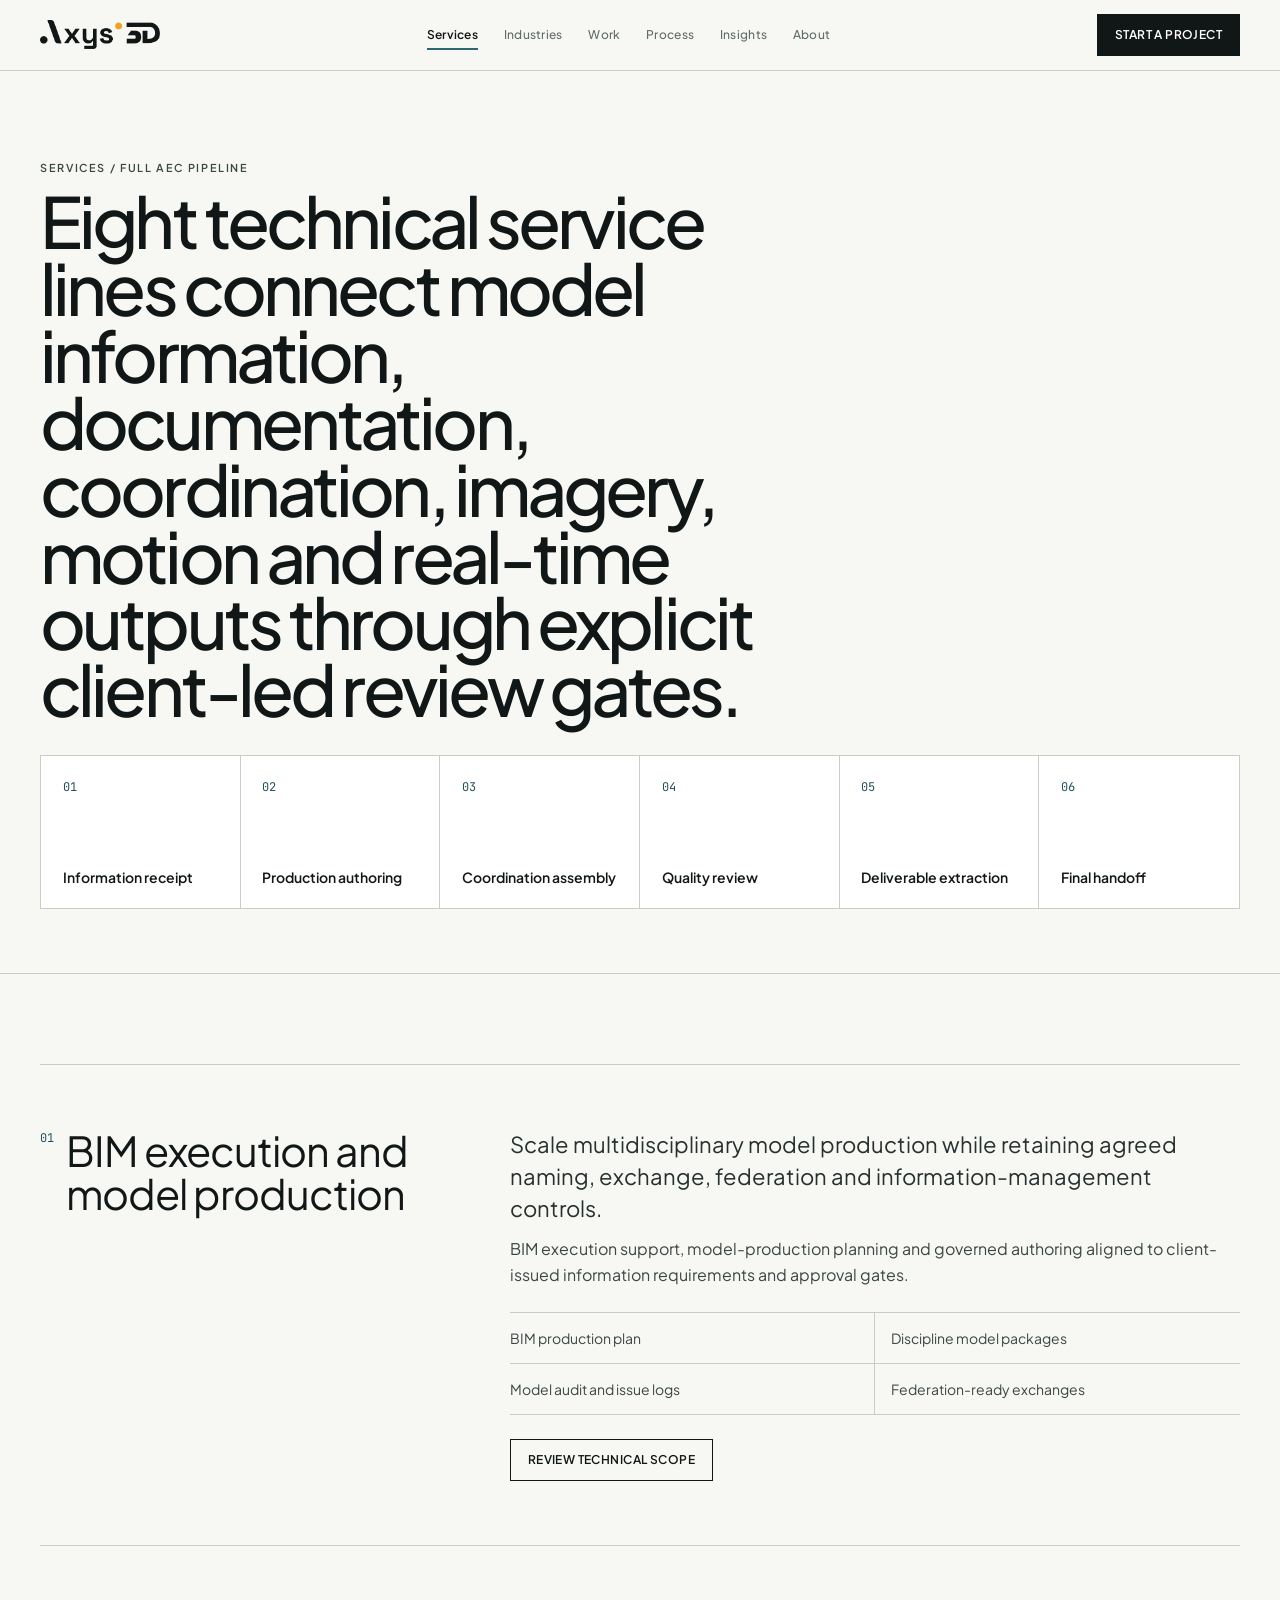
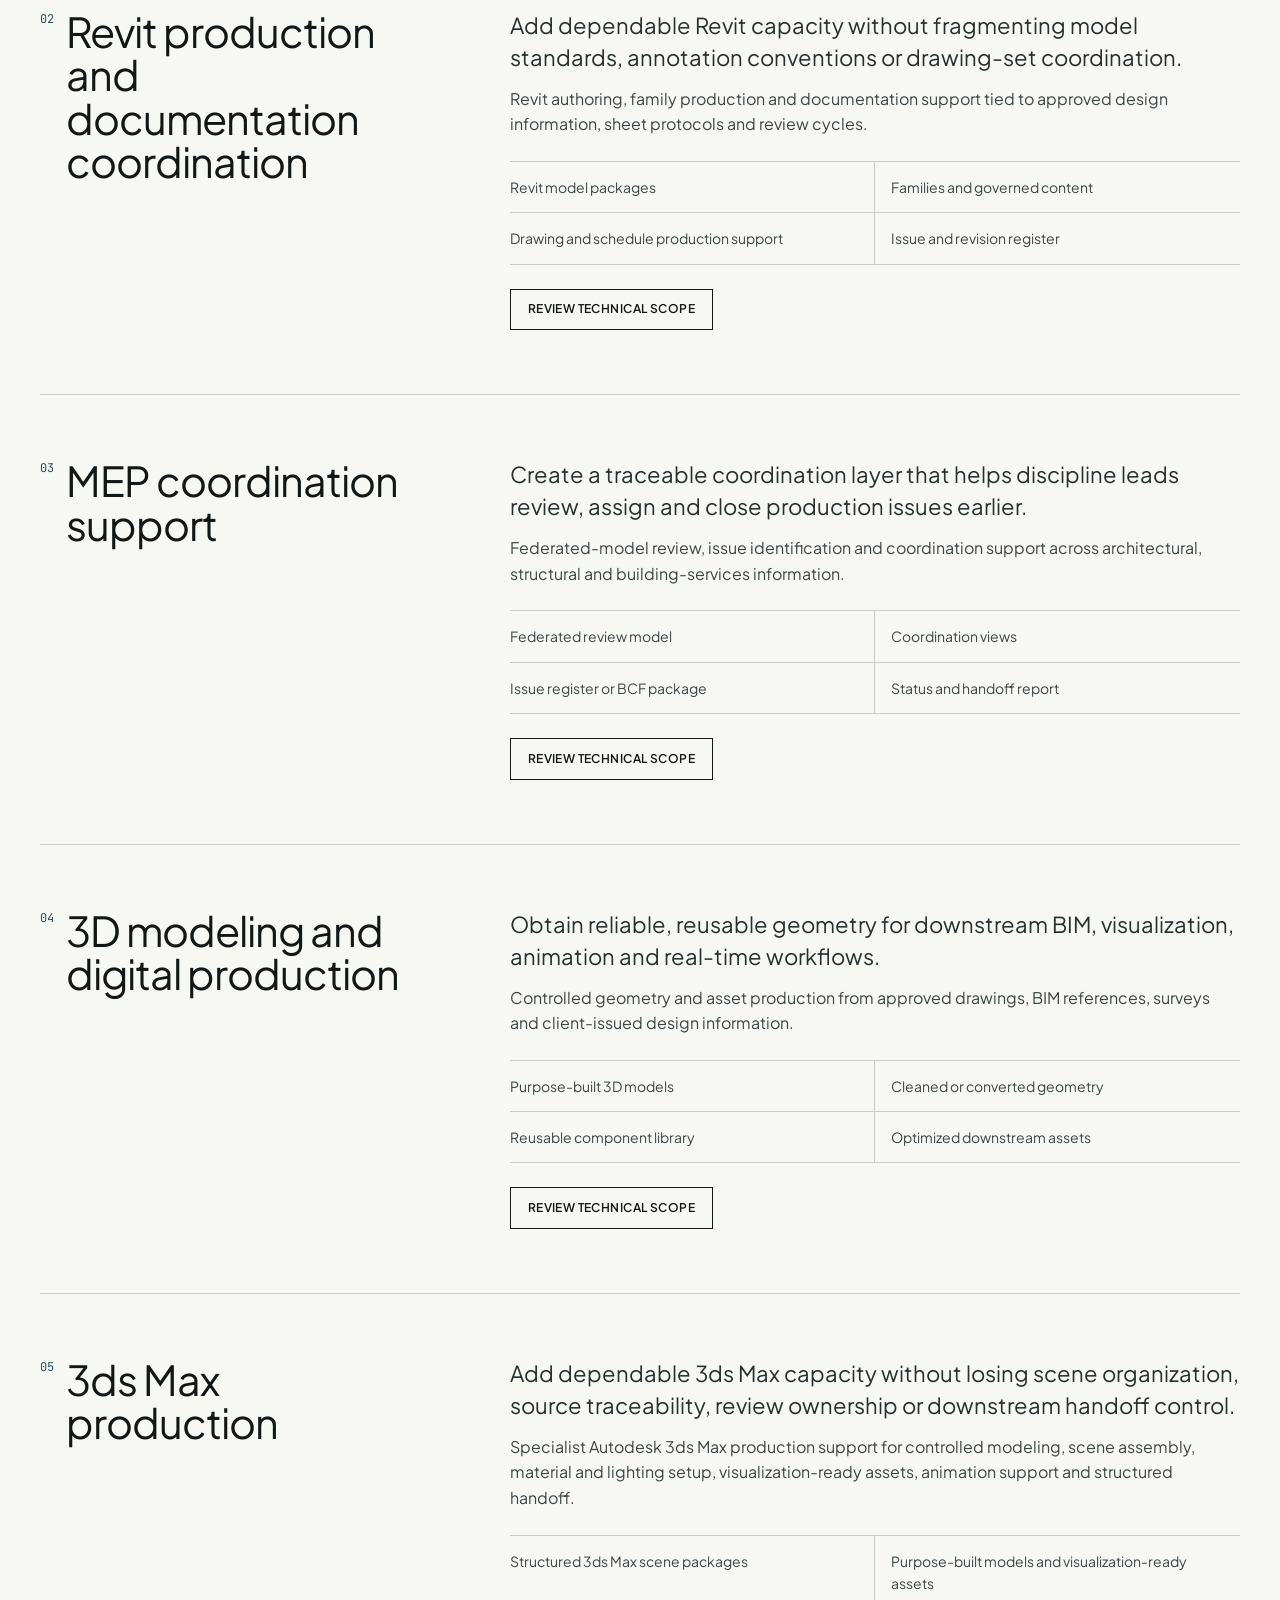
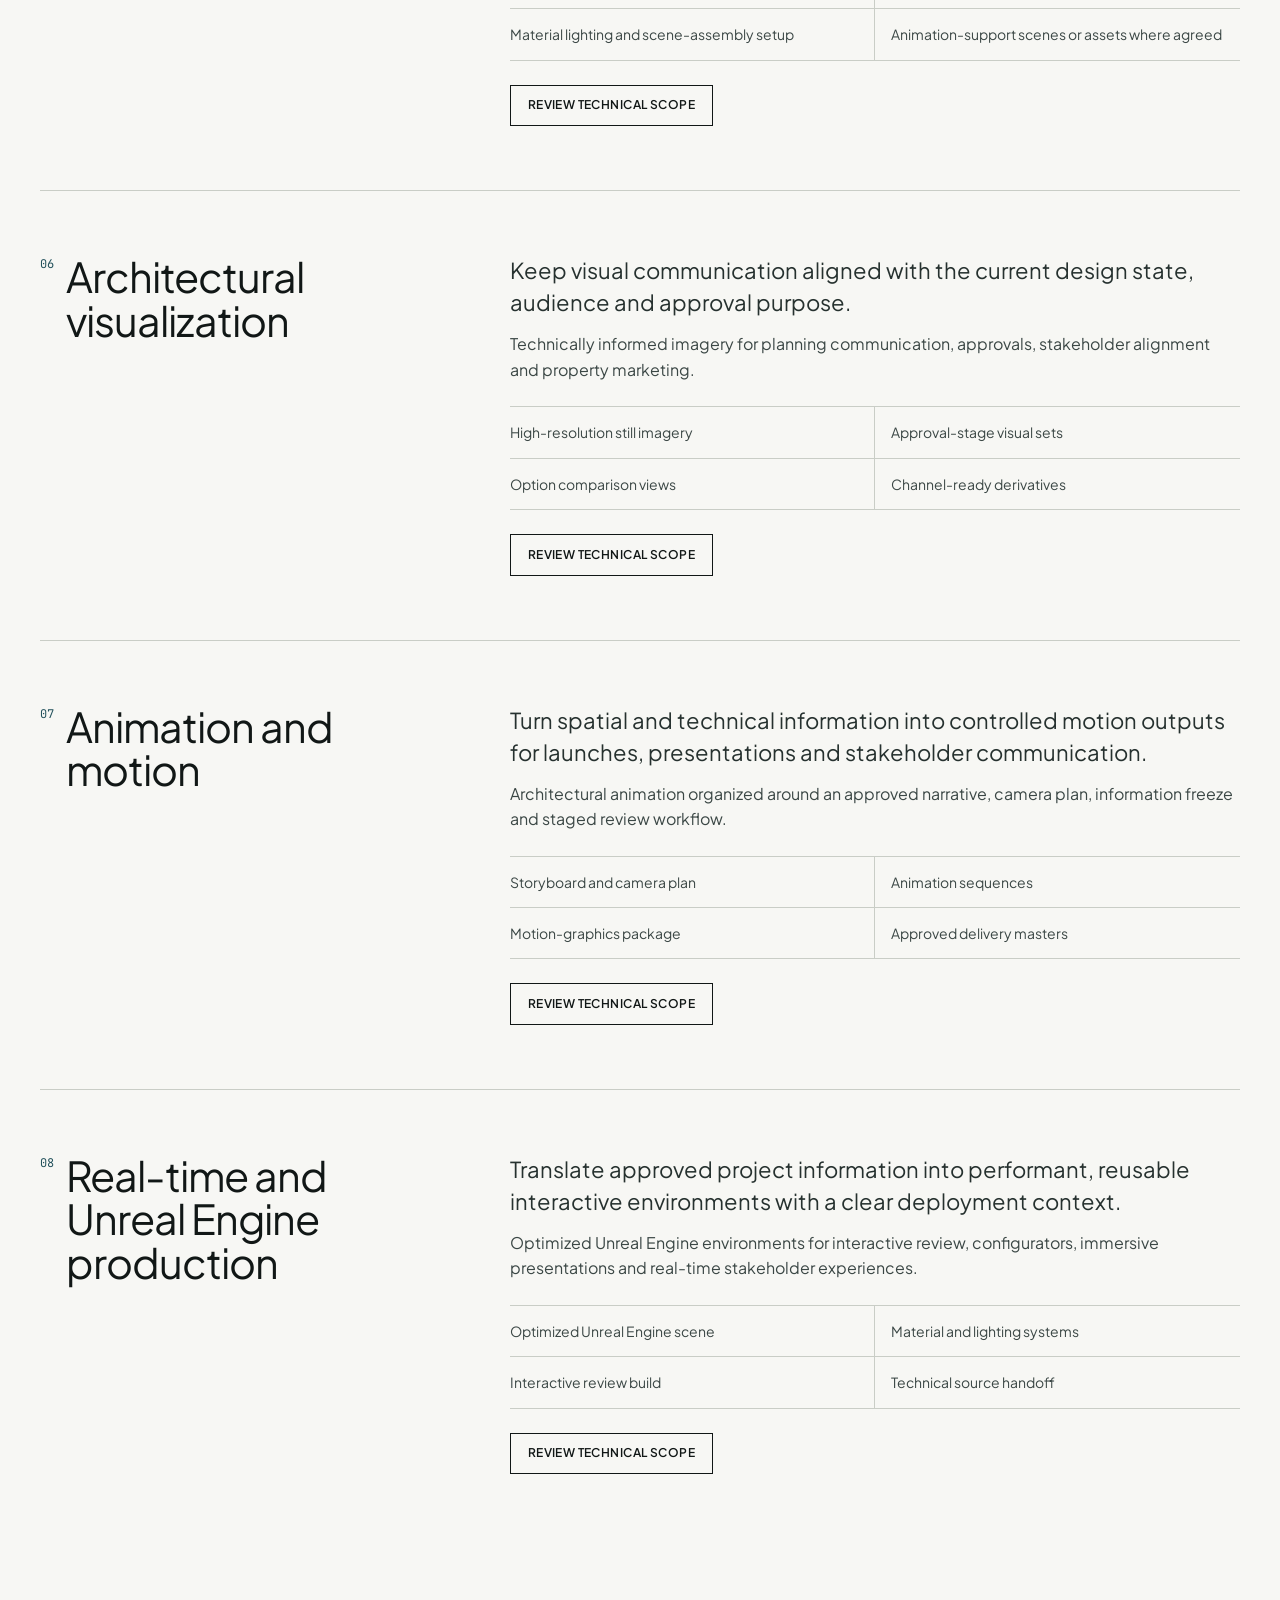
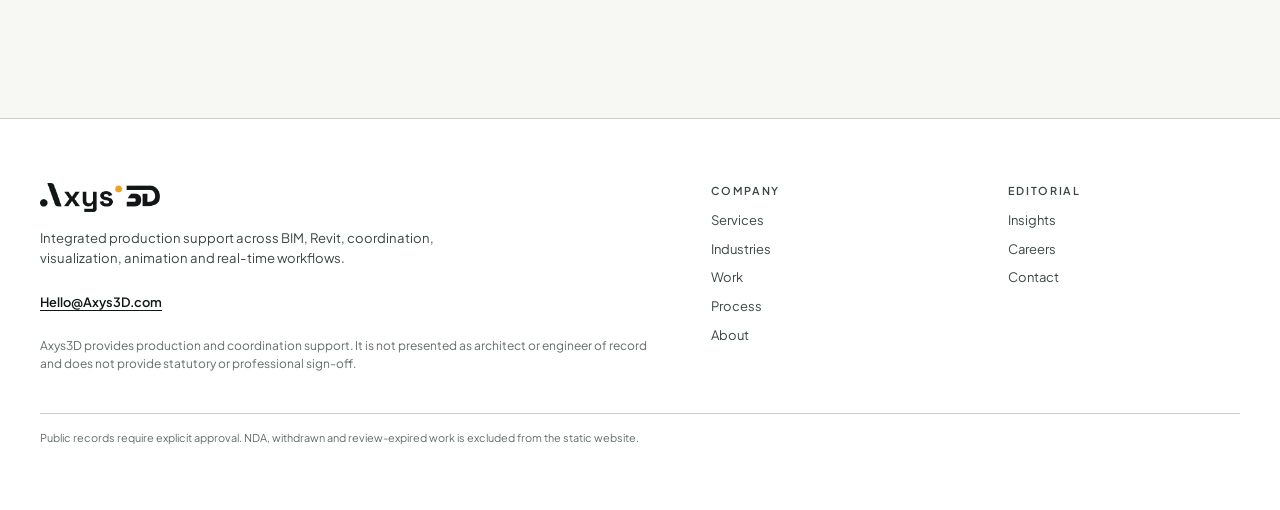
<file: services/index.html>
<!DOCTYPE html>
<html lang="en">
<head>
  <meta charset="UTF-8">
  <meta name="viewport" content="width=device-width, initial-scale=1.0">
  <title>AEC production services — Axys3D</title>
    <link rel="canonical" href="https://axys3d.com/services/">
  <meta name="description" content="Eight integrated production service lines across BIM, Revit, MEP coordination, modeling, visualization, animation and real-time workflows.">
    <meta property="og:title" content="AEC production services — Axys3D">
  <meta property="og:description" content="Eight integrated production service lines across BIM, Revit, MEP coordination, modeling, visualization, animation and real-time workflows.">
  <meta property="og:type" content="website">
  <meta name="twitter:card" content="summary_large_image">
  <meta name="twitter:title" content="AEC production services — Axys3D">
  <meta name="twitter:description" content="Eight integrated production service lines across BIM, Revit, MEP coordination, modeling, visualization, animation and real-time workflows.">
  <link rel="icon" href="/favicon.svg" type="image/svg+xml">
  <link rel="preconnect" href="https://fonts.googleapis.com">
  <link rel="preconnect" href="https://fonts.gstatic.com" crossorigin>
  <link rel="stylesheet" href="https://fonts.googleapis.com/css2?family=JetBrains+Mono:ital,wght@0,400;0,500;1,400&family=Plus+Jakarta+Sans:ital,wght@0,300..800;1,300..800&display=swap" media="print" onload="this.media='all'">
  <link rel="stylesheet" href="/css/tokens.css">
  <link rel="stylesheet" href="/css/base.css">
  <link rel="stylesheet" href="/css/components.css">
  <link rel="stylesheet" href="/css/layouts.css">
  <script src="/js/main.js" defer></script>
  <script type="application/ld+json">
  {
    "@context": "https://schema.org",
    "@type": "WebPage",
    "name": "AEC production services — Axys3D",
    "description": "Eight integrated production service lines across BIM, Revit, MEP coordination, modeling, visualization, animation and real-time workflows."
  }
  </script>
</head>
<body>
  <a class="skip-link" href="#main-content">Skip to content</a>
  <header class="site-header">
    <div class="container header-row">
      <a href="/" class="site-logo" aria-label="Axys3D AEC Production Partner"><img src="/assets/logo-dark.png" alt="Axys3D AEC Production Partner" width="210" height="55"></a>
      <nav class="desktop-nav" aria-label="Primary navigation">
        <a href="/services/" class="nav-link" aria-current="page">Services</a>
        <a href="/industries/" class="nav-link">Industries</a>
        <a href="/work/" class="nav-link">Work</a>
        <a href="/process/" class="nav-link">Process</a>
        <a href="/insights/" class="nav-link">Insights</a>
        <a href="/about/" class="nav-link">About</a>
      </nav>
      <a href="/contact/" class="button button-primary header-cta">Start a Project</a>
      <button class="menu-button" type="button" aria-expanded="false" aria-controls="mobile-navigation">Menu</button>
    </div>
    <nav id="mobile-navigation" class="mobile-panel container" data-open="false" aria-label="Mobile navigation">
      <a href="/services/" class="nav-link" aria-current="page">Services</a>
      <a href="/industries/" class="nav-link">Industries</a>
      <a href="/work/" class="nav-link">Work</a>
      <a href="/process/" class="nav-link">Process</a>
      <a href="/insights/" class="nav-link">Insights</a>
      <a href="/about/" class="nav-link">About</a>
      <a href="/contact/" class="button button-primary">Start a Project</a>
    </nav>
  </header>
  <main id="main-content">
    <section class="page-hero">
      <div class="container">
        <p class="eyebrow">Services / Full AEC pipeline</p>
        <h1 class="display">Eight technical service lines connect model information, documentation, coordination, imagery, motion and real-time outputs through explicit client-led review gates.</h1>
        <ol class="pipeline">
          <li><span class="pipe-num">01</span><strong class="pipe-label">Information receipt</strong></li>
          <li><span class="pipe-num">02</span><strong class="pipe-label">Production authoring</strong></li>
          <li><span class="pipe-num">03</span><strong class="pipe-label">Coordination assembly</strong></li>
          <li><span class="pipe-num">04</span><strong class="pipe-label">Quality review</strong></li>
          <li><span class="pipe-num">05</span><strong class="pipe-label">Deliverable extraction</strong></li>
          <li><span class="pipe-num">06</span><strong class="pipe-label">Final handoff</strong></li>
        </ol>
      </div>
    </section>
    <section class="section section-rule">
      <div class="container service-detail-list">
        <article>
          <div>
            <div class="service-title">
              <span class="card-index">01</span>
              <h2 id="bim-execution-model-production">BIM execution and model production</h2>
            </div>
          </div>
          <div>
            <p class="buyer-need">Scale multidisciplinary model production while retaining agreed naming, exchange, federation and information-management controls.</p>
            <p class="body-text">BIM execution support, model-production planning and governed authoring aligned to client-issued information requirements and approval gates.</p>
            <ul class="deliverable-list">
              <li>BIM production plan</li>
              <li>Discipline model packages</li>
              <li>Model audit and issue logs</li>
              <li>Federation-ready exchanges</li>
            </ul>
            <a href="/services/#bim-execution-model-production" class="button button-secondary">Review technical scope</a>
          </div>
        </article>
        <article>
          <div>
            <div class="service-title">
              <span class="card-index">02</span>
              <h2 id="revit-production">Revit production and documentation coordination</h2>
            </div>
          </div>
          <div>
            <p class="buyer-need">Add dependable Revit capacity without fragmenting model standards, annotation conventions or drawing-set coordination.</p>
            <p class="body-text">Revit authoring, family production and documentation support tied to approved design information, sheet protocols and review cycles.</p>
            <ul class="deliverable-list">
              <li>Revit model packages</li>
              <li>Families and governed content</li>
              <li>Drawing and schedule production support</li>
              <li>Issue and revision register</li>
            </ul>
            <a href="/services/#revit-production" class="button button-secondary">Review technical scope</a>
          </div>
        </article>
        <article>
          <div>
            <div class="service-title">
              <span class="card-index">03</span>
              <h2 id="mep-coordination-support">MEP coordination support</h2>
            </div>
          </div>
          <div>
            <p class="buyer-need">Create a traceable coordination layer that helps discipline leads review, assign and close production issues earlier.</p>
            <p class="body-text">Federated-model review, issue identification and coordination support across architectural, structural and building-services information.</p>
            <ul class="deliverable-list">
              <li>Federated review model</li>
              <li>Coordination views</li>
              <li>Issue register or BCF package</li>
              <li>Status and handoff report</li>
            </ul>
            <a href="/services/#mep-coordination-support" class="button button-secondary">Review technical scope</a>
          </div>
        </article>
        <article>
          <div>
            <div class="service-title">
              <span class="card-index">04</span>
              <h2 id="3d-modeling">3D modeling and digital production</h2>
            </div>
          </div>
          <div>
            <p class="buyer-need">Obtain reliable, reusable geometry for downstream BIM, visualization, animation and real-time workflows.</p>
            <p class="body-text">Controlled geometry and asset production from approved drawings, BIM references, surveys and client-issued design information.</p>
            <ul class="deliverable-list">
              <li>Purpose-built 3D models</li>
              <li>Cleaned or converted geometry</li>
              <li>Reusable component library</li>
              <li>Optimized downstream assets</li>
            </ul>
            <a href="/services/#3d-modeling" class="button button-secondary">Review technical scope</a>
          </div>
        </article>
        <article>
          <div>
            <div class="service-title">
              <span class="card-index">05</span>
              <h2 id="3ds-max-production">3ds Max production</h2>
            </div>
          </div>
          <div>
            <p class="buyer-need">Add dependable 3ds Max capacity without losing scene organization, source traceability, review ownership or downstream handoff control.</p>
            <p class="body-text">Specialist Autodesk 3ds Max production support for controlled modeling, scene assembly, material and lighting setup, visualization-ready assets, animation support and structured handoff.</p>
            <ul class="deliverable-list">
              <li>Structured 3ds Max scene packages</li>
              <li>Purpose-built models and visualization-ready assets</li>
              <li>Material lighting and scene-assembly setup</li>
              <li>Animation-support scenes or assets where agreed</li>
            </ul>
            <a href="/services/#3ds-max-production" class="button button-secondary">Review technical scope</a>
          </div>
        </article>
        <article>
          <div>
            <div class="service-title">
              <span class="card-index">06</span>
              <h2 id="architectural-visualization">Architectural visualization</h2>
            </div>
          </div>
          <div>
            <p class="buyer-need">Keep visual communication aligned with the current design state, audience and approval purpose.</p>
            <p class="body-text">Technically informed imagery for planning communication, approvals, stakeholder alignment and property marketing.</p>
            <ul class="deliverable-list">
              <li>High-resolution still imagery</li>
              <li>Approval-stage visual sets</li>
              <li>Option comparison views</li>
              <li>Channel-ready derivatives</li>
            </ul>
            <a href="/services/#architectural-visualization" class="button button-secondary">Review technical scope</a>
          </div>
        </article>
        <article>
          <div>
            <div class="service-title">
              <span class="card-index">07</span>
              <h2 id="animation">Animation and motion</h2>
            </div>
          </div>
          <div>
            <p class="buyer-need">Turn spatial and technical information into controlled motion outputs for launches, presentations and stakeholder communication.</p>
            <p class="body-text">Architectural animation organized around an approved narrative, camera plan, information freeze and staged review workflow.</p>
            <ul class="deliverable-list">
              <li>Storyboard and camera plan</li>
              <li>Animation sequences</li>
              <li>Motion-graphics package</li>
              <li>Approved delivery masters</li>
            </ul>
            <a href="/services/#animation" class="button button-secondary">Review technical scope</a>
          </div>
        </article>
        <article>
          <div>
            <div class="service-title">
              <span class="card-index">08</span>
              <h2 id="real-time-unreal-engine">Real-time and Unreal Engine production</h2>
            </div>
          </div>
          <div>
            <p class="buyer-need">Translate approved project information into performant, reusable interactive environments with a clear deployment context.</p>
            <p class="body-text">Optimized Unreal Engine environments for interactive review, configurators, immersive presentations and real-time stakeholder experiences.</p>
            <ul class="deliverable-list">
              <li>Optimized Unreal Engine scene</li>
              <li>Material and lighting systems</li>
              <li>Interactive review build</li>
              <li>Technical source handoff</li>
            </ul>
            <a href="/services/#real-time-unreal-engine" class="button button-secondary">Review technical scope</a>
          </div>
        </article>
      </div>
    </section>
  </main>
  <footer class="site-footer">
    <div class="container">
      <div class="footer-grid">
        <div>
          <a href="/" class="site-logo" aria-label="Axys3D AEC Production Partner"><img src="/assets/logo-dark.png" alt="Axys3D AEC Production Partner" width="210" height="55"></a>
          <p class="lede">Integrated production support across BIM, Revit, coordination, visualization, animation and real-time workflows.</p>
          <a href="mailto:Hello@Axys3D.com" class="footer-email-link">Hello@Axys3D.com</a>
          <p class="legal-copy">Axys3D provides production and coordination support. It is not presented as architect or engineer of record and does not provide statutory or professional sign-off.</p>
        </div>
        <div>
          <p class="eyebrow">Company</p>
          <div class="footer-links">
            <a href="/services/">Services</a>
            <a href="/industries/">Industries</a>
            <a href="/work/">Work</a>
            <a href="/process/">Process</a>
            <a href="/about/">About</a>
          </div>
        </div>
        <div>
          <p class="eyebrow">Editorial</p>
          <div class="footer-links">
            <a href="/insights/">Insights</a>
            <a href="/careers/">Careers</a>
            <a href="/contact/">Contact</a>
          </div>
        </div>
      </div>
      <p class="footer-note">Public records require explicit approval. NDA, withdrawn and review-expired work is excluded from the static website.</p>
    </div>
  </footer>
</body>
</html>
</file>
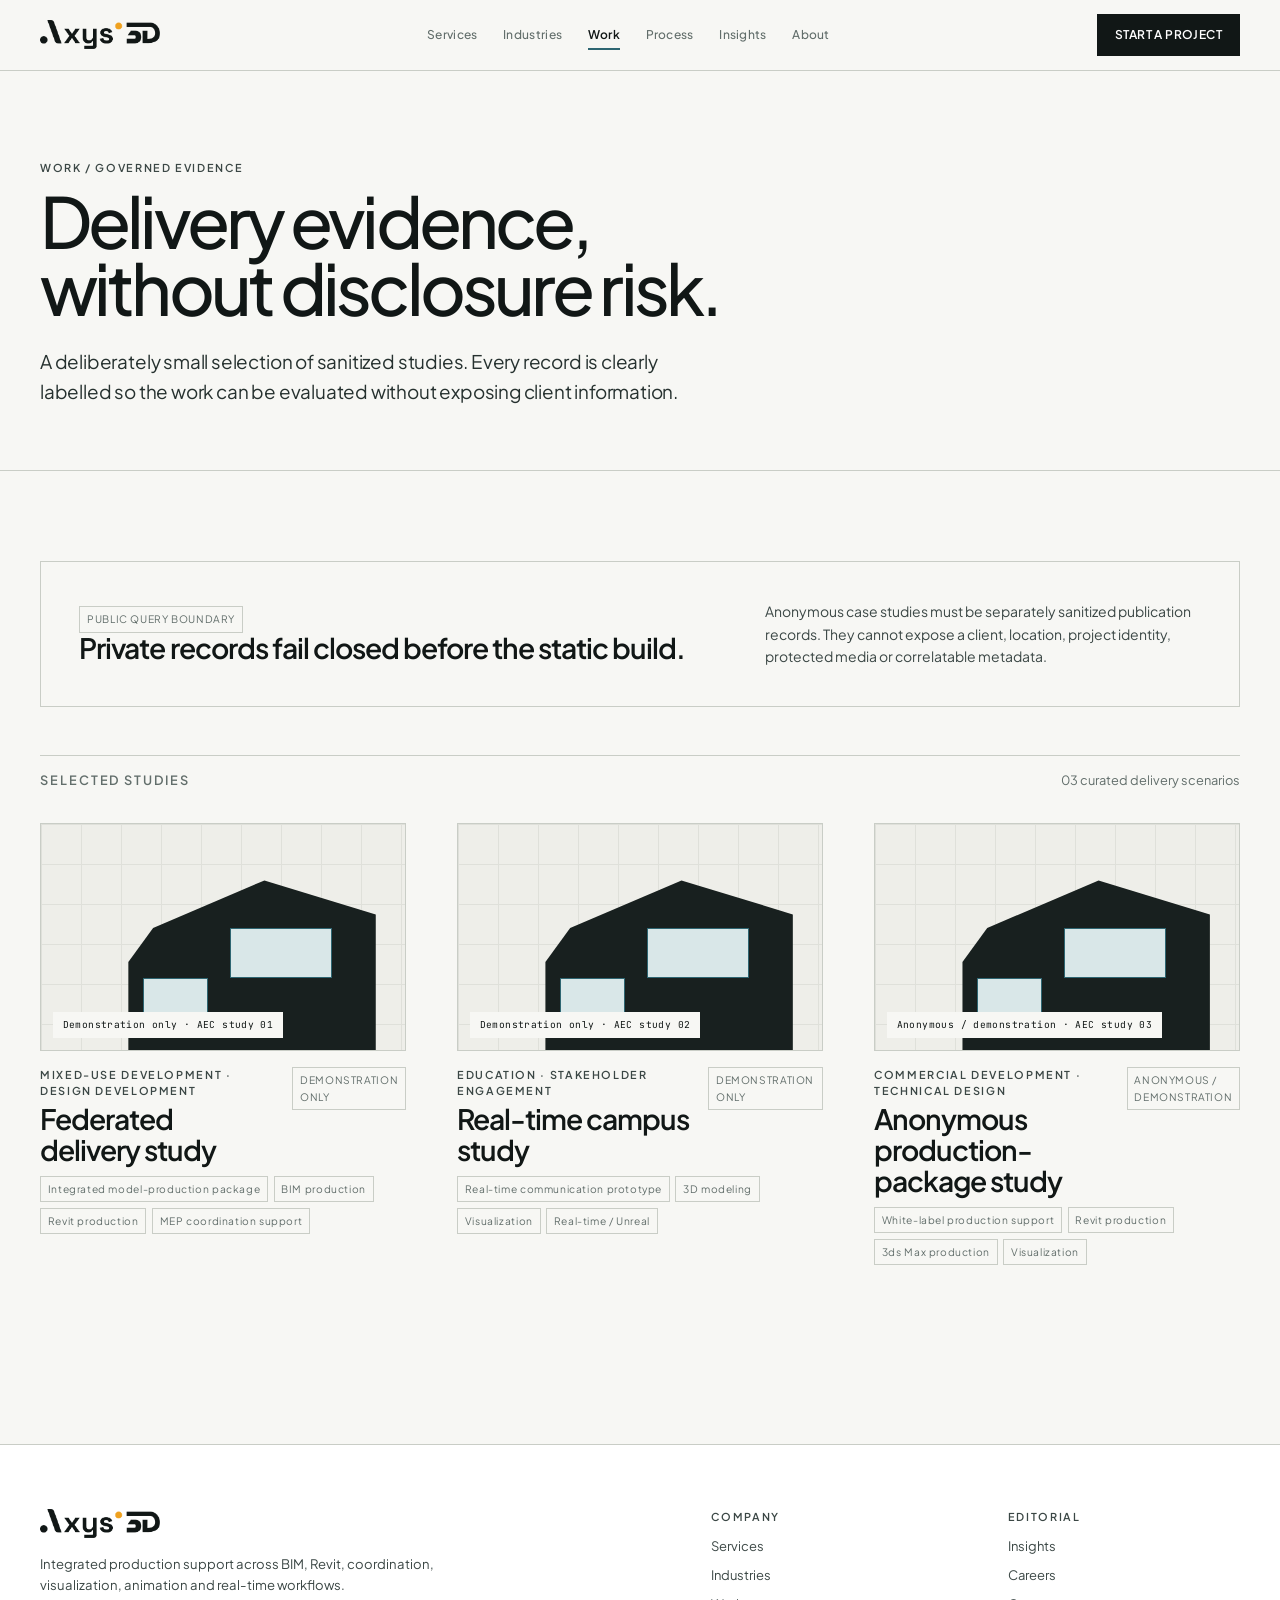
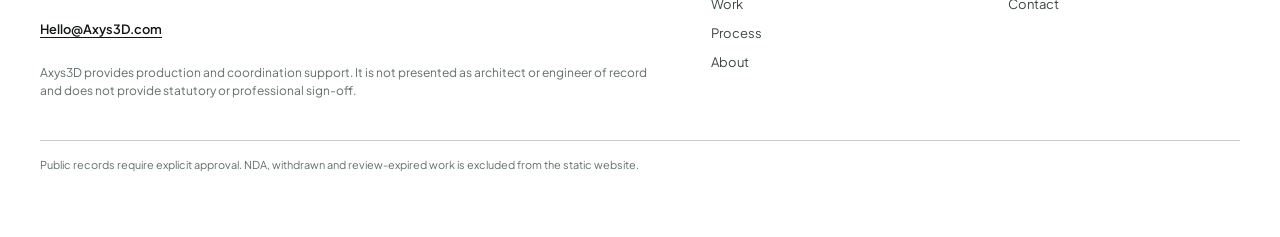
<file: work/index.html>
<!DOCTYPE html>
<html lang="en">
<head>
  <meta charset="UTF-8">
  <meta name="viewport" content="width=device-width, initial-scale=1.0">
  <title>AEC production work — Axys3D</title>
    <link rel="canonical" href="https://axys3d.com/work/">
  <meta name="description" content="Approved and synthetic case studies demonstrating NDA-safe AEC production, coordination, visualization and real-time workflows.">
    <meta property="og:title" content="AEC production work — Axys3D">
  <meta property="og:description" content="Approved and synthetic case studies demonstrating NDA-safe AEC production, coordination, visualization and real-time workflows.">
  <meta property="og:type" content="website">
  <meta name="twitter:card" content="summary_large_image">
  <meta name="twitter:title" content="AEC production work — Axys3D">
  <meta name="twitter:description" content="Approved and synthetic case studies demonstrating NDA-safe AEC production, coordination, visualization and real-time workflows.">
  <link rel="icon" href="/favicon.svg" type="image/svg+xml">
  <link rel="preconnect" href="https://fonts.googleapis.com">
  <link rel="preconnect" href="https://fonts.gstatic.com" crossorigin>
  <link rel="stylesheet" href="https://fonts.googleapis.com/css2?family=JetBrains+Mono:ital,wght@0,400;0,500;1,400&family=Plus+Jakarta+Sans:ital,wght@0,300..800;1,300..800&display=swap" media="print" onload="this.media='all'">
  <link rel="stylesheet" href="/css/tokens.css">
  <link rel="stylesheet" href="/css/base.css">
  <link rel="stylesheet" href="/css/components.css">
  <link rel="stylesheet" href="/css/layouts.css">
  <script src="/js/main.js" defer></script>
  <script type="application/ld+json">
  {
    "@context": "https://schema.org",
    "@type": "WebPage",
    "name": "AEC production work — Axys3D",
    "description": "Approved and synthetic case studies demonstrating NDA-safe AEC production, coordination, visualization and real-time workflows."
  }
  </script>
</head>
<body>
  <a class="skip-link" href="#main-content">Skip to content</a>
  <header class="site-header">
    <div class="container header-row">
      <a href="/" class="site-logo" aria-label="Axys3D AEC Production Partner"><img src="/assets/logo-dark.png" alt="Axys3D AEC Production Partner" width="210" height="55"></a>
      <nav class="desktop-nav" aria-label="Primary navigation">
        <a href="/services/" class="nav-link">Services</a>
        <a href="/industries/" class="nav-link">Industries</a>
        <a href="/work/" class="nav-link" aria-current="page">Work</a>
        <a href="/process/" class="nav-link">Process</a>
        <a href="/insights/" class="nav-link">Insights</a>
        <a href="/about/" class="nav-link">About</a>
      </nav>
      <a href="/contact/" class="button button-primary header-cta">Start a Project</a>
      <button class="menu-button" type="button" aria-expanded="false" aria-controls="mobile-navigation">Menu</button>
    </div>
    <nav id="mobile-navigation" class="mobile-panel container" data-open="false" aria-label="Mobile navigation">
      <a href="/services/" class="nav-link">Services</a>
      <a href="/industries/" class="nav-link">Industries</a>
      <a href="/work/" class="nav-link" aria-current="page">Work</a>
      <a href="/process/" class="nav-link">Process</a>
      <a href="/insights/" class="nav-link">Insights</a>
      <a href="/about/" class="nav-link">About</a>
      <a href="/contact/" class="button button-primary">Start a Project</a>
    </nav>
  </header>
  <main id="main-content">
    <section class="page-hero">
      <div class="container">
        <p class="eyebrow">Work / Governed evidence</p>
        <h1 class="display">Delivery evidence, without disclosure risk.</h1>
        <p class="hero-statement">A deliberately small selection of sanitized studies. Every record is clearly labelled so the work can be evaluated without exposing client information.</p>
      </div>
    </section>
    <section class="section section-rule">
      <div class="container">
        <div class="portfolio-notice">
          <div>
            <span class="badge">Public query boundary</span>
            <h2>Private records fail closed before the static build.</h2>
          </div>
          <p>Anonymous case studies must be separately sanitized publication records. They cannot expose a client, location, project identity, protected media or correlatable metadata.</p>
        </div>
      </div>
      <div class="container work-index">
        <div class="work-intro"><p class="eyebrow">Selected studies</p><p>03 curated delivery scenarios</p></div>
        <div class="project-grid">
          <article class="project-card">
            <a href="/work/#federated-delivery-study" class="project-link">
              <div class="media-frame project-media">
                <div class="media-grid"></div>
                <div class="media-mass"></div>
                <div class="media-window one"></div>
                <div class="media-window two"></div>
                <span class="media-caption">Demonstration only · AEC study 01</span>
              </div>
              <div class="project-meta">
                <div>
                  <p class="eyebrow">Mixed-use development · Design development</p>
                  <h3 id="federated-delivery-study">Federated delivery study</h3>
                </div>
                <span class="badge">Demonstration only</span>
              </div>
              <div class="project-card-tags">
                <span>Integrated model-production package</span><span>BIM production</span><span>Revit production</span><span>MEP coordination support</span>
              </div>
            </a>
          </article>
          <article class="project-card">
            <a href="/work/#real-time-campus-study" class="project-link">
              <div class="media-frame project-media">
                <div class="media-grid"></div>
                <div class="media-mass"></div>
                <div class="media-window one"></div>
                <div class="media-window two"></div>
                <span class="media-caption">Demonstration only · AEC study 02</span>
              </div>
              <div class="project-meta">
                <div>
                  <p class="eyebrow">Education · Stakeholder engagement</p>
                  <h3 id="real-time-campus-study">Real-time campus study</h3>
                </div>
                <span class="badge">Demonstration only</span>
              </div>
              <div class="project-card-tags">
                <span>Real-time communication prototype</span><span>3D modeling</span><span>Visualization</span><span>Real-time / Unreal</span>
              </div>
            </a>
          </article>
          <article class="project-card">
            <a href="/work/#anonymous-production-package-study" class="project-link">
              <div class="media-frame project-media">
                <div class="media-grid"></div>
                <div class="media-mass"></div>
                <div class="media-window one"></div>
                <div class="media-window two"></div>
                <span class="media-caption">Anonymous / demonstration · AEC study 03</span>
              </div>
              <div class="project-meta">
                <div>
                  <p class="eyebrow">Commercial development · Technical design</p>
                  <h3 id="anonymous-production-package-study">Anonymous production-package study</h3>
                </div>
                <span class="badge">Anonymous / demonstration</span>
              </div>
              <div class="project-card-tags">
                <span>White-label production support</span><span>Revit production</span><span>3ds Max production</span><span>Visualization</span>
              </div>
            </a>
          </article>
        </div>
      </div>
    </section>
  </main>
  <footer class="site-footer">
    <div class="container">
      <div class="footer-grid">
        <div>
          <a href="/" class="site-logo" aria-label="Axys3D AEC Production Partner"><img src="/assets/logo-dark.png" alt="Axys3D AEC Production Partner" width="210" height="55"></a>
          <p class="lede">Integrated production support across BIM, Revit, coordination, visualization, animation and real-time workflows.</p>
          <a href="mailto:Hello@Axys3D.com" class="footer-email-link">Hello@Axys3D.com</a>
          <p class="legal-copy">Axys3D provides production and coordination support. It is not presented as architect or engineer of record and does not provide statutory or professional sign-off.</p>
        </div>
        <div>
          <p class="eyebrow">Company</p>
          <div class="footer-links">
            <a href="/services/">Services</a>
            <a href="/industries/">Industries</a>
            <a href="/work/">Work</a>
            <a href="/process/">Process</a>
            <a href="/about/">About</a>
          </div>
        </div>
        <div>
          <p class="eyebrow">Editorial</p>
          <div class="footer-links">
            <a href="/insights/">Insights</a>
            <a href="/careers/">Careers</a>
            <a href="/contact/">Contact</a>
          </div>
        </div>
      </div>
      <p class="footer-note">Public records require explicit approval. NDA, withdrawn and review-expired work is excluded from the static website.</p>
    </div>
  </footer>
</body>
</html>
</file>
<file: css/tokens.css>
/* ============================================================
   AXYS3D — Design Tokens
   Refined for Architectural & Editorial Excellence.
   ============================================================ */

:root {
  /* ── Ink (dark architectural neutrals) ───────────────────── */
  --ink-950: #111716;
  --ink-900: #18201f;
  --ink-800: #26312f;
  --ink-700: #3b4745;
  --ink-500: #626e6b;
  --ink-400: #889491;

  /* ── Paper (warm architectural background) ───────────────── */
  --paper-50:  #f7f7f4;
  --paper-100: #eeeee9;
  --paper-200: #deded7;
  --white:     #ffffff;

  /* ── Accent (architectural amber & muted teal) ────────────── */
  --amber-500:  #ec9d23;
  --accent-700: #24525c;
  --accent-600: #296069;
  --accent-500: #2e6672;
  --accent-100: #d9e7e8;

  /* ── Lines & structural borders ─────────────────────────── */
  --line:      #c9cdc6;
  --line-dark: #38413f;

  /* ── Typography Pairing ─────────────────────────────────── */
  --font-editorial: "Plus Jakarta Sans", -apple-system, BlinkMacSystemFont, "Segoe UI", Roboto, sans-serif;
  --font-ui:        "Plus Jakarta Sans", -apple-system, BlinkMacSystemFont, "Segoe UI", Roboto, sans-serif;
  --font-technical: "JetBrains Mono", "SFMono-Regular", Consolas, monospace;

  /* ── Fluid type scale ────────────────────────────────────── */
  --step--2: 0.6875rem;                            /* 11px — micro technical metadata */
  --step--1: 0.75rem;                              /* 12px — labels, technical */
  --step-0:  1rem;                                 /* 16px — body */
  --step-1:  clamp(1.125rem, 0.95rem + 0.6vw, 1.375rem);   /* 18–22px — lede */
  --step-2:  clamp(1.35rem, 1.12rem + 0.8vw, 1.85rem);     /* 22–30px — heading-sm */
  --step-3:  clamp(1.8rem, 1.38rem + 1.5vw, 2.9rem);       /* 29–46px — heading-lg */
  --step-4:  clamp(2.7rem, 2rem + 3vw, 5rem);               /* 43–80px — display */

  /* ── Spacing & layout rhythm ─────────────────────────────── */
  --gutter:        clamp(1.25rem, 4vw, 2.5rem);
  --content-max:   76rem;
  --section-space: clamp(4rem, 7vw, 6.5rem);

  /* ── Border radii ────────────────────────────────────────── */
  --radius-control: 0.2rem;
  --radius-card:    0;
  --radius-media:   0;

  /* ── Transitions & Animation ─────────────────────────────── */
  --ease-editorial: cubic-bezier(0.16, 1, 0.3, 1);
  --duration-fast:  0.18s;
  --duration-base:  0.28s;

  /* ── Focus ring ──────────────────────────────────────────── */
  --focus-ring: 0 0 0 2px var(--paper-50), 0 0 0 4px var(--accent-500);
}
</file>
<file: css/base.css>
/* ============================================================
   AXYS3D — Base Styles
   Reset, typography rhythm, global architectural defaults.
   ============================================================ */

/* ── Reset ─────────────────────────────────────────────────── */
*, *::before, *::after { box-sizing: border-box; }

* { margin: 0; padding: 0; }

html {
  color-scheme: light;
  scroll-behavior: smooth;
  scroll-padding-top: 6rem;
  -webkit-text-size-adjust: 100%;
  tab-size: 4;
  hanging-punctuation: first last;
  max-width: 100%;
  overflow-x: hidden;
}

body {
  background: var(--paper-50);
  color: var(--ink-950);
  font-family: var(--font-ui);
  font-size: var(--step-0);
  line-height: 1.6;
  text-rendering: optimizeLegibility;
  -webkit-font-smoothing: antialiased;
  -moz-osx-font-smoothing: grayscale;
  max-width: 100%;
  overflow-x: hidden;
}

/* ── Elements ──────────────────────────────────────────────── */
h1, h2, h3, h4, h5, h6 { font-size: inherit; font-weight: inherit; }
a { color: inherit; text-decoration: inherit; }
img, video, svg { display: block; max-width: 100%; height: auto; }
button, input, textarea, select { font: inherit; }
ol, ul, menu { list-style: none; }
hr { height: 0; color: inherit; border-top-width: 1px; }
table { text-indent: 0; border-color: inherit; border-collapse: collapse; }
summary { display: list-item; }

/* ── Selection ─────────────────────────────────────────────── */
::selection {
  background: var(--accent-100);
  color: var(--ink-950);
}

/* ── Focus ─────────────────────────────────────────────────── */
:focus-visible {
  box-shadow: var(--focus-ring);
  outline: none;
  border-radius: 2px;
}

.skip-link {
  position: absolute;
  top: -9999px;
  left: -9999px;
  z-index: 2000;
  background: var(--ink-950);
  color: var(--white);
  border: 1px solid var(--paper-50);
  padding: 0.65rem 1.25rem;
  font-size: 0.8125rem;
  font-weight: 600;
  letter-spacing: 0.04em;
  text-transform: uppercase;
  text-decoration: none;
  opacity: 0;
  pointer-events: none;
  transition: opacity var(--duration-fast) var(--ease-editorial);
}
.skip-link:focus {
  position: fixed;
  top: 1rem;
  left: 1rem;
  opacity: 1;
  pointer-events: auto;
}

/* ── Container ─────────────────────────────────────────────── */
.container {
  width: min(calc(100% - (2 * var(--gutter))), var(--content-max));
  margin-inline: auto;
}

/* ── Sections ──────────────────────────────────────────────── */
.section {
  padding-block: var(--section-space);
}
.section-rule {
  border-top: 1px solid var(--line);
}

/* ── Typography classes ────────────────────────────────────── */
.display {
  font-family: var(--font-editorial);
  font-size: var(--step-4);
  font-weight: 500;
  font-style: normal;
  line-height: 0.95;
  letter-spacing: -0.055em;
  text-wrap: balance;
}

.heading {
  font-family: var(--font-editorial);
  font-size: var(--step-3);
  font-weight: 500;
  font-style: normal;
  line-height: 1.04;
  letter-spacing: -0.04em;
  text-wrap: balance;
}

.heading-sm {
  font-family: var(--font-editorial);
  font-size: var(--step-2);
  font-weight: 600;
  line-height: 1.08;
  letter-spacing: -0.03em;
}

.eyebrow {
  font-family: var(--font-ui);
  font-size: var(--step--1);
  font-weight: 600;
  letter-spacing: 0.12em;
  text-transform: uppercase;
  color: var(--accent-700);
  line-height: 1.4;
  word-break: break-word;
}

.lede {
  max-width: 44rem;
  color: var(--ink-700);
  font-size: var(--step-1);
  line-height: 1.5;
}

.technical {
  font-family: var(--font-technical);
  font-size: var(--step--1);
  letter-spacing: 0.04em;
}

/* ── Vertical spacing helpers ──────────────────────────────── */
.mt-xs  { margin-top: 0.5rem; }
.mt-sm  { margin-top: 0.75rem; }
.mt-md  { margin-top: 1.25rem; }
.mt-lg  { margin-top: 2rem; }
.mt-xl  { margin-top: 3rem; }
.mt-2xl { margin-top: clamp(2.5rem, 5vw, 4rem); }

/* ── Max-widths ────────────────────────────────────────────── */
.max-w-narrow   { max-width: 36rem; }
.max-w-body     { max-width: 44rem; }
.max-w-heading  { max-width: 54rem; }
.max-w-display  { max-width: 66rem; }

/* ── Body text ─────────────────────────────────────────────── */
.body-text {
  color: var(--ink-700);
  font-size: var(--step-0);
  line-height: 1.6;
}

/* ── Reduced motion ────────────────────────────────────────── */
@media (prefers-reduced-motion: reduce) {
  html { scroll-behavior: auto; }
  *, *::before, *::after {
    transition-duration: 0.01ms !important;
    animation-duration: 0.01ms !important;
    animation-iteration-count: 1 !important;
  }
}
</file>
<file: css/components.css>
/* ============================================================
   AXYS3D — Component Styles
   Refined Architectural UI Components & Official Brand Assets.
   ============================================================ */

/* ── Buttons ───────────────────────────────────────────────── */
.button {
  display: inline-flex;
  justify-content: center;
  align-items: center;
  gap: 0.5rem;
  min-height: 2.75rem;
  padding: 0.65rem 1.35rem;
  border-radius: var(--radius-control);
  border: 1px solid transparent;
  font-size: 0.84375rem;
  font-weight: 600;
  letter-spacing: 0.01em;
  line-height: 1.2;
  white-space: nowrap;
  text-decoration: none;
  transition: background-color var(--duration-base) var(--ease-editorial),
              border-color var(--duration-base) var(--ease-editorial),
              color var(--duration-base) var(--ease-editorial),
              transform var(--duration-fast) var(--ease-editorial);
  cursor: pointer;
}
.button:hover { transform: translateY(-1px); }
.button:active { transform: translateY(0); }
.button:disabled,
.button[aria-disabled="true"] {
  cursor: not-allowed;
  opacity: 0.45;
  pointer-events: none;
}

.button-primary {
  background: var(--ink-950);
  color: var(--white);
}
.button-primary:hover {
  background: var(--accent-700);
}

.button-secondary {
  border-color: var(--line);
  color: var(--ink-950);
  background: transparent;
}
.button-secondary:hover {
  border-color: var(--ink-950);
  background: var(--white);
}

.button-quiet {
  background: transparent;
  border: 0;
  border-bottom: 1px solid var(--ink-700);
  border-radius: 0;
  min-height: auto;
  padding: 0.35rem 0;
  font-size: 0.8125rem;
  color: var(--ink-950);
}
.button-quiet:hover {
  border-bottom-color: var(--accent-700);
  color: var(--accent-700);
  transform: none;
}

.button-group {
  display: flex;
  flex-wrap: wrap;
  align-items: center;
  gap: 0.875rem;
  margin-top: 2rem;
}

.text-button {
  background: transparent;
  border: 0;
  padding: 0.25rem 0;
  color: var(--accent-700);
  font-size: 0.8125rem;
  font-weight: 600;
  text-decoration: underline;
  text-underline-offset: 0.2em;
  cursor: pointer;
  transition: color var(--duration-fast);
}
.text-button:hover { color: var(--ink-950); }
.text-button:disabled {
  cursor: not-allowed;
  opacity: 0.4;
  pointer-events: none;
}

/* ── Site Header & Official Supplied Logo ──────────────────── */
.site-header {
  position: sticky;
  top: 0;
  z-index: 100;
  border-bottom: 1px solid var(--line);
  background: color-mix(in srgb, var(--paper-50) 94%, transparent);
  backdrop-filter: blur(20px) saturate(1.2);
  -webkit-backdrop-filter: blur(20px) saturate(1.2);
}

.header-row {
  display: flex;
  justify-content: space-between;
  align-items: center;
  gap: 1.5rem;
  height: 4.75rem;
}

.site-logo {
  display: inline-flex;
  align-items: center;
  text-decoration: none;
  flex-shrink: 0;
}
.site-logo img {
  height: 2.1rem;
  width: auto;
  display: block;
  object-fit: contain;
}
/* Invert white text logo on light header background */
.site-header .site-logo img { filter: none; }

.desktop-nav {
  display: flex;
  align-items: center;
  gap: 2.25rem;
}

.nav-link {
  position: relative;
  color: var(--ink-500);
  font-size: 0.8125rem;
  font-weight: 500;
  letter-spacing: 0.01em;
  text-decoration: none;
  transition: color var(--duration-fast);
}
.nav-link::after {
  content: "";
  position: absolute;
  bottom: -0.35rem;
  left: 0;
  right: 0;
  height: 1.5px;
  background: var(--accent-500);
  transform: scaleX(0);
  transform-origin: right;
  transition: transform 0.25s var(--ease-editorial);
}
.nav-link:hover { color: var(--ink-950); }
.nav-link:hover::after,
.nav-link[aria-current="page"]::after {
  transform: scaleX(1);
  transform-origin: left;
}
.nav-link[aria-current="page"] {
  color: var(--ink-950);
  font-weight: 600;
}

.menu-button {
  display: none;
  align-items: center;
  gap: 0.5rem;
  border: 1px solid var(--line);
  border-radius: var(--radius-control);
  background: transparent;
  min-height: 2.5rem;
  padding: 0.5rem 0.875rem;
  font-size: 0.8125rem;
  font-weight: 600;
  cursor: pointer;
  transition: border-color var(--duration-fast);
}
.menu-button:hover { border-color: var(--ink-700); }

.mobile-panel {
  display: none;
  overflow: hidden;
}
.mobile-panel[data-open="true"] {
  display: grid;
  gap: 0;
  padding-bottom: 1.25rem;
  border-top: 1px solid var(--line);
}
.mobile-panel .nav-link {
  border-bottom: 1px solid var(--line);
  padding: 1rem 0;
  display: block;
  font-size: 0.875rem;
}
.mobile-panel .button {
  margin-top: 1rem;
  width: 100%;
}

/* ── Page Hero ─────────────────────────────────────────────── */
.page-hero {
  padding-top: clamp(4.5rem, 9vw, 7.5rem);
  padding-bottom: clamp(3rem, 6vw, 5rem);
}
.page-hero .display {
  max-width: 66rem;
  margin-top: 1rem;
}
.hero-statement {
  max-width: 56rem;
  color: var(--ink-800);
  font-size: clamp(1.125rem, 0.95rem + 0.6vw, 1.4375rem);
  font-weight: 400;
  line-height: 1.5;
  letter-spacing: -0.01em;
  margin-top: 1.5rem;
}

/* ── Section Header Pattern ────────────────────────────────── */
.section-header {
  margin-bottom: clamp(2rem, 4vw, 3.5rem);
}
.section-header .eyebrow {
  margin-bottom: 0.875rem;
}
.section-header .heading {
  margin-bottom: 0.875rem;
}
.section-header .body-text,
.section-header .lede {
  margin-top: 0.75rem;
}

/* ── Cards ─────────────────────────────────────────────────── */
.card {
  border: 1px solid var(--line);
  border-radius: var(--radius-card);
  background: var(--white);
  padding: clamp(1.25rem, 2.5vw, 2rem);
}

.card-index {
  color: var(--accent-700);
  font-family: var(--font-technical);
  font-size: var(--step--1);
  letter-spacing: 0.02em;
}

.card h3 {
  font-family: var(--font-editorial);
  font-size: var(--step-2);
  font-weight: 400;
  line-height: 1.1;
  letter-spacing: -0.015em;
}
.card p { color: var(--ink-700); }

/* ── Badge ─────────────────────────────────────────────────── */
.badge {
  display: inline-flex;
  border: 1px solid var(--line);
  color: var(--ink-500);
  font-family: var(--font-technical);
  font-size: var(--step--2);
  text-transform: uppercase;
  letter-spacing: 0.04em;
  border-radius: 999px;
  padding: 0.25rem 0.65rem;
}

/* ── Pipeline ──────────────────────────────────────────────── */
.pipeline {
  display: grid;
  grid-template-columns: repeat(6, 1fr);
  border: 1px solid var(--line);
  border-radius: var(--radius-card);
  background: var(--white);
  overflow: hidden;
  margin-top: 2rem;
}
.pipeline li {
  display: flex;
  flex-direction: column;
  justify-content: space-between;
  gap: 2.5rem;
  border-right: 1px solid var(--line);
  padding: 1.35rem;
  min-height: 9.5rem;
}
.pipeline li:last-child { border-right: 0; }
.pipeline .pipe-num {
  color: var(--accent-700);
  font-family: var(--font-technical);
  font-size: var(--step--1);
  letter-spacing: 0.02em;
}
.pipeline .pipe-label {
  font-size: 0.875rem;
  font-weight: 600;
  line-height: 1.3;
}

/* ── Service Matrix (dark) ─────────────────────────────────── */
.service-matrix {
  display: grid;
  grid-template-columns: repeat(3, 1fr);
  border-top: 1px solid var(--line-dark);
  border-left: 1px solid var(--line-dark);
}
.service-matrix article {
  border-right: 1px solid var(--line-dark);
  border-bottom: 1px solid var(--line-dark);
}
.service-card-link {
  display: flex;
  flex-direction: column;
  height: 100%;
  min-height: 22rem;
  padding: 1.85rem;
  text-decoration: none;
  transition: background-color var(--duration-base) var(--ease-editorial);
}
.service-card-link:hover {
  background: rgba(255, 255, 255, 0.04);
}
.service-card-link .card-index {
  color: var(--accent-100);
  opacity: 0.7;
  margin-bottom: 1.25rem;
}
.service-matrix h3 {
  font-family: var(--font-editorial);
  font-size: var(--step-2);
  font-weight: 400;
  line-height: 1.1;
  letter-spacing: -0.015em;
  margin-bottom: 0.75rem;
}
.service-matrix .service-desc {
  color: var(--ink-400);
  font-size: 0.875rem;
  line-height: 1.5;
}
.service-matrix .service-deliverables {
  list-style: none;
  margin: auto 0 1rem;
  padding: 0;
  font-size: 0.8125rem;
}
.service-matrix .service-deliverables li {
  border-top: 1px solid var(--line-dark);
  padding: 0.45rem 0;
  color: var(--ink-400);
}
.service-card-cta {
  display: flex;
  justify-content: space-between;
  align-items: center;
  border-top: 1px solid var(--line-dark);
  padding-top: 0.875rem;
  color: var(--accent-100);
  font-size: 0.75rem;
  font-weight: 600;
  letter-spacing: 0.02em;
}
.service-card-cta .arrow {
  transition: transform var(--duration-base) var(--ease-editorial);
}
.service-card-link:hover .service-card-cta .arrow {
  transform: translateX(4px);
}

/* ── Audience Grid ─────────────────────────────────────────── */
.audience-grid {
  display: grid;
  grid-template-columns: repeat(4, minmax(0, 1fr));
  gap: 1rem;
}
.audience-card {
  display: flex;
  flex-direction: column;
  border: 1px solid var(--line);
  border-radius: var(--radius-card);
  background: var(--white);
  padding: 1.5rem;
  text-decoration: none;
  transition: border-color var(--duration-base) var(--ease-editorial),
              box-shadow var(--duration-base) var(--ease-editorial);
}
.audience-card:hover {
  border-color: var(--accent-500);
  box-shadow: 0 1rem 2.5rem rgba(17, 23, 22, 0.06);
}
.audience-card .card-index { margin-bottom: 1.25rem; }
.audience-card h3 {
  font-family: var(--font-editorial);
  font-size: var(--step-2);
  font-weight: 400;
  line-height: 1.1;
  letter-spacing: -0.015em;
  margin-bottom: 0.6rem;
}
.audience-card p {
  color: var(--ink-700);
  font-size: 0.875rem;
  line-height: 1.5;
}
.text-link {
  display: flex;
  justify-content: space-between;
  align-items: center;
  border-top: 1px solid var(--line);
  margin-top: auto;
  padding-top: 1rem;
  font-size: 0.8125rem;
  font-weight: 600;
  color: var(--ink-950);
  transition: color var(--duration-fast);
}
.text-link:hover { color: var(--accent-700); }
.text-link .arrow {
  transition: transform var(--duration-base) var(--ease-editorial);
}
.text-link:hover .arrow { transform: translateX(4px); }

/* ── Dark Band ─────────────────────────────────────────────── */
.dark-band {
  background: var(--ink-950);
  color: var(--paper-50);
}
.dark-band .eyebrow { color: var(--amber-500); }
.dark-band .heading { color: var(--paper-50); }
.dark-band .body-text { color: var(--ink-400); }

/* ── Project Cards ─────────────────────────────────────────── */
.project-grid {
  display: grid;
  grid-template-columns: repeat(3, minmax(0, 1fr));
  gap: clamp(1.5rem, 3vw, 2.5rem);
}
.project-card {
  grid-column: span 1;
}
.project-link {
  display: block;
  text-decoration: none;
  transition: opacity var(--duration-base);
}
.project-link:hover { opacity: 0.88; }
.project-link:focus-visible { border-radius: var(--radius-media); }
.project-media {
  aspect-ratio: 16 / 10;
  margin-bottom: 1.25rem;
  overflow: hidden;
  position: relative;
  border: 1px solid var(--line);
}
.project-media img {
  width: 100%;
  height: 100%;
  object-fit: cover;
  display: block;
  transition: transform var(--duration-medium) var(--ease-editorial);
}
.project-card:hover .project-media img {
  transform: scale(1.03);
}
.project-meta h3 {
  font-family: var(--font-editorial);
  font-size: var(--step-2);
  font-weight: 400;
  line-height: 1.1;
  letter-spacing: -0.015em;
  margin: 0.4rem 0 0;
}
.project-card-tags {
  display: flex;
  flex-wrap: wrap;
  gap: 0.35rem;
  margin-top: 0.75rem;
}
.project-card-tags span {
  border: 1px solid var(--line);
  color: var(--ink-500);
  font-family: var(--font-technical);
  font-size: var(--step--2);
  letter-spacing: 0.02em;
  border-radius: 999px;
  padding: 0.2rem 0.5rem;
}

/* ── Media Frame (synthetic placeholder) ───────────────────── */
.media-frame {
  position: relative;
  border-radius: var(--radius-media);
  background: var(--paper-100);
  overflow: hidden;
}
.media-grid {
  position: absolute;
  inset: 0;
  background-image:
    linear-gradient(var(--line) 1px, transparent 1px),
    linear-gradient(90deg, var(--line) 1px, transparent 1px);
  background-size: 2.5rem 2.5rem;
  opacity: 0.4;
}
.media-mass {
  position: absolute;
  bottom: 0;
  right: 8%;
  width: 68%;
  height: 75%;
  background: var(--ink-900);
  clip-path: polygon(10% 28%, 55% 0, 100% 20%, 100% 100%, 0 100%, 0 48%);
}
.media-window {
  position: absolute;
  background: var(--accent-100);
  border: 1.5px solid var(--accent-500);
}
.media-window.one { width: 28%; height: 22%; bottom: 32%; right: 20%; }
.media-window.two { width: 18%; height: 16%; bottom: 16%; left: 28%; }
.media-caption {
  position: absolute;
  bottom: 0.75rem;
  left: 0.75rem;
  background: var(--paper-50);
  padding: 0.35rem 0.6rem;
  font-family: var(--font-technical);
  font-size: var(--step--2);
  letter-spacing: 0.04em;
  border-radius: 3px;
}

/* ── CTA Block ─────────────────────────────────────────────── */
.cta-block {
  display: grid;
  grid-template-columns: 1.2fr 0.8fr;
  align-items: center;
  gap: 2rem;
  border-radius: var(--radius-media);
  background: var(--accent-100);
  padding: clamp(2rem, 5vw, 3.5rem);
}
.cta-block .heading { color: var(--ink-950); }
.cta-block .button { justify-self: end; }

/* ── FAQ List ──────────────────────────────────────────────── */
.faq-list {
  border-top: 1px solid var(--line);
  margin-top: 2rem;
}
.faq-list details {
  border-bottom: 1px solid var(--line);
}
.faq-list summary {
  position: relative;
  padding: 1.25rem 2.5rem 1.25rem 0;
  font-weight: 500;
  cursor: pointer;
  list-style: none;
  transition: color var(--duration-fast);
}
.faq-list summary::-webkit-details-marker { display: none; }
.faq-list summary::marker { display: none; }
.faq-list summary:hover { color: var(--accent-700); }
.faq-list summary::after {
  content: "+";
  position: absolute;
  right: 0;
  top: 50%;
  transform: translateY(-50%);
  color: var(--accent-700);
  font-size: 1.25rem;
  font-weight: 300;
  font-family: var(--font-editorial);
}
.faq-list details[open] summary::after { content: "−"; }
.faq-list .faq-answer {
  max-width: 44rem;
  color: var(--ink-700);
  font-size: 0.9375rem;
  line-height: 1.6;
  padding-bottom: 1.5rem;
}

/* ── Deliverable / Check Lists ─────────────────────────────── */
.deliverable-list,
.check-list {
  display: grid;
  grid-template-columns: repeat(2, minmax(0, 1fr));
  gap: 0;
  border-top: 1px solid var(--line);
  margin: 1.5rem 0;
  padding: 0;
  list-style: none;
}
.deliverable-list li,
.check-list li {
  border-bottom: 1px solid var(--line);
  color: var(--ink-700);
  font-size: 0.875rem;
  padding: 0.875rem 1rem 0.875rem 0;
}
.deliverable-list li:nth-child(odd),
.check-list li:nth-child(odd) {
  border-right: 1px solid var(--line);
}
.deliverable-list li:nth-child(even),
.check-list li:nth-child(even) {
  padding-left: 1rem;
}

.single-column-list { grid-template-columns: 1fr; }
.single-column-list li:nth-child(odd) { border-right: 0; }
.single-column-list li:nth-child(even) { padding-left: 0; }

/* ── Boundary Note ─────────────────────────────────────────── */
.boundary-note {
  border-left: 2.5px solid var(--amber-500);
  background: var(--accent-100);
  color: var(--ink-800);
  font-size: 0.875rem;
  line-height: 1.55;
  padding: 1rem 1.25rem;
  margin-top: 1.5rem;
  border-radius: 0 var(--radius-control) var(--radius-control) 0;
}

/* ── Numbered List (delivery model) ────────────────────────── */
.numbered-list {
  display: grid;
  margin-top: 2rem;
}
.numbered-list li {
  display: grid;
  grid-template-columns: 3rem 1fr;
  gap: 1rem;
  align-items: baseline;
  border-top: 1px solid var(--line);
  padding: 1.25rem 0;
}
.numbered-list .step-num {
  color: var(--accent-700);
  font-family: var(--font-technical);
  font-size: var(--step--1);
}
.numbered-list .step-text {
  font-weight: 500;
}

/* ── Portfolio Notice ──────────────────────────────────────── */
.portfolio-notice {
  display: grid;
  grid-template-columns: 1.2fr 0.8fr;
  align-items: center;
  gap: 2rem;
  border: 1px solid var(--line);
  border-radius: var(--radius-card);
  padding: clamp(1.5rem, 3vw, 2.5rem);
}
.portfolio-notice h2 {
  font-family: var(--font-editorial);
  font-size: var(--step-2);
  font-weight: 400;
  line-height: 1.1;
  letter-spacing: -0.015em;
}
.portfolio-notice p {
  color: var(--ink-700);
  font-size: 0.875rem;
}

/* ── Work Filters ──────────────────────────────────────────── */
.work-index { margin-top: clamp(2.5rem, 5vw, 4rem); }

.work-filters {
  display: grid;
  grid-template-columns: repeat(5, minmax(0, 1fr));
  border-top: 1px solid var(--line);
  border-bottom: 1px solid var(--line);
}
.work-filters label {
  display: grid;
  gap: 0.4rem;
  border-right: 1px solid var(--line);
  min-width: 0;
  padding: 0.875rem 1rem;
}
.work-filters label:first-child { padding-left: 0; }
.work-filters label:last-child { border-right: 0; padding-right: 0; }
.work-filters label > span {
  font-family: var(--font-technical);
  font-size: var(--step--2);
  font-weight: 600;
  letter-spacing: 0.06em;
  text-transform: uppercase;
  color: var(--ink-500);
}
.work-filters select {
  border: 1px solid var(--line);
  border-radius: var(--radius-control);
  background: var(--white);
  width: 100%;
  min-width: 0;
  padding: 0.5rem 1.5rem 0.5rem 0.625rem;
  color: var(--ink-950);
  font-size: 0.8125rem;
  appearance: none;
  background-image: url("data:image/svg+xml,%3Csvg xmlns='http://www.w3.org/2000/svg' width='12' height='12' fill='%2364706d'%3E%3Cpath d='M6 8.5L1.5 4h9z'/%3E%3C/svg%3E");
  background-repeat: no-repeat;
  background-position: right 0.5rem center;
}

.work-results-bar {
  display: flex;
  justify-content: space-between;
  align-items: center;
  margin: 1rem 0 2rem;
}
.work-results-bar p {
  color: var(--ink-500);
  font-size: 0.875rem;
}

.empty-state {
  border: 1px solid var(--line);
  border-radius: var(--radius-card);
  text-align: center;
  padding: clamp(2rem, 5vw, 4rem);
}
.empty-state h2 {
  font-family: var(--font-editorial);
  font-size: var(--step-2);
  font-weight: 400;
}
.empty-state p { color: var(--ink-700); }

/* ── Industry Cards ────────────────────────────────────────── */
.industry-grid {
  display: grid;
  grid-template-columns: repeat(2, minmax(0, 1fr));
  gap: 1rem;
}
.industry-card {
  display: flex;
  flex-direction: column;
  min-height: 22rem;
}
.industry-card .card-index { margin-bottom: 0.5rem; }
.industry-card .eyebrow { margin-bottom: 0.75rem; }
.industry-card h2 {
  font-family: var(--font-editorial);
  font-size: var(--step-2);
  font-weight: 400;
  line-height: 1.1;
  letter-spacing: -0.015em;
  margin-bottom: 0.5rem;
}
.industry-card p {
  color: var(--ink-700);
  font-size: 0.875rem;
  line-height: 1.5;
}
.industry-card .button {
  width: max-content;
  margin-top: auto;
}

/* ── Process Stack ─────────────────────────────────────────── */
.process-stack { display: grid; }
.process-stack article {
  display: grid;
  grid-template-columns: 3.5rem minmax(14rem, 0.65fr) minmax(20rem, 1.35fr);
  align-items: baseline;
  gap: 1.5rem;
  border-top: 1px solid var(--line);
  padding: 2rem 0;
}
.process-stack .step-num {
  color: var(--accent-700);
  font-family: var(--font-technical);
  font-size: var(--step--1);
  padding-top: 0.15rem;
}
.process-stack h2 {
  font-family: var(--font-editorial);
  font-size: var(--step-2);
  font-weight: 400;
  line-height: 1.1;
  letter-spacing: -0.015em;
}
.process-stack p {
  color: var(--ink-700);
  font-size: 0.9375rem;
  line-height: 1.55;
}

/* ── Principle Grid (About page, dark) ─────────────────────── */
.principle-grid {
  display: grid;
  grid-template-columns: repeat(2, minmax(0, 1fr));
  border-top: 1px solid var(--line-dark);
  border-left: 1px solid var(--line-dark);
}
.principle-grid article {
  border-right: 1px solid var(--line-dark);
  border-bottom: 1px solid var(--line-dark);
  padding: clamp(1.5rem, 3vw, 2.5rem);
}
.principle-grid h2 {
  font-family: var(--font-editorial);
  font-size: var(--step-2);
  font-weight: 400;
  line-height: 1.1;
  letter-spacing: -0.015em;
  margin-bottom: 0.75rem;
}
.principle-grid p {
  color: var(--ink-400);
  font-size: 0.875rem;
  line-height: 1.55;
}

/* ── Insight List ──────────────────────────────────────────── */
.insight-list { display: grid; }
.insight-list > article {
  display: grid;
  grid-template-columns: 1fr 1fr;
  gap: clamp(2rem, 6vw, 6rem);
  align-items: start;
  border-top: 1px solid var(--line);
  padding: clamp(2rem, 4vw, 3.5rem) 0;
}
.insight-list h2 {
  font-family: var(--font-editorial);
  font-size: var(--step-3);
  font-weight: 400;
  line-height: 1.08;
  letter-spacing: -0.02em;
  margin-top: 0.75rem;
}
.insight-list p {
  color: var(--ink-700);
  font-size: 0.9375rem;
  line-height: 1.55;
  margin-bottom: 1rem;
}

/* ── Contact Layout ────────────────────────────────────────── */
.contact-layout {
  display: grid;
  grid-template-columns: minmax(18rem, 0.85fr) minmax(22rem, 1.15fr);
  gap: clamp(3rem, 7vw, 7rem);
}
.contact-form {
  display: grid;
  align-self: start;
  gap: 1.25rem;
  border: 1px solid var(--line);
  border-radius: var(--radius-card);
  background: var(--white);
  padding: clamp(1.5rem, 3vw, 2.5rem);
}

/* ── Job List ──────────────────────────────────────────────── */
.job-list {
  display: grid;
  grid-template-columns: repeat(2, minmax(0, 1fr));
  gap: 1rem;
  margin-top: 2rem;
}
.job-list h2 {
  font-family: var(--font-editorial);
  font-size: var(--step-2);
  font-weight: 400;
  line-height: 1.1;
  letter-spacing: -0.015em;
  margin: 0.5rem 0 0.35rem;
}
.job-list p {
  color: var(--ink-700);
  font-size: 0.875rem;
}

/* ── Footer ────────────────────────────────────────────────── */
.site-footer {
  border-top: 1px solid var(--line);
  padding-block: clamp(2.5rem, 5vw, 4rem);
  margin-top: var(--section-space);
  background: var(--paper-50);
}
.footer-grid {
  display: grid;
  grid-template-columns: 1.4fr 0.6fr 0.6fr;
  gap: 2rem;
}
.footer-grid .site-logo { margin-bottom: 1.25rem; }
.footer-grid .site-logo img {
  height: 2.1rem;
  filter: none;
}
.footer-grid .lede {
  font-size: 0.875rem;
  margin-bottom: 1rem;
}
.footer-email-link {
  display: inline-block;
  color: var(--accent-700);
  font-family: var(--font-technical);
  font-size: 0.875rem;
  font-weight: 600;
  letter-spacing: 0.02em;
  text-decoration: underline;
  text-underline-offset: 0.25em;
  margin: 0.5rem 0 1rem;
  transition: color var(--duration-fast);
}
.footer-email-link:hover { color: var(--ink-950); }
.footer-links {
  display: grid;
  gap: 0.5rem;
  font-size: 0.8125rem;
  margin-top: 0.75rem;
}
.footer-links a {
  color: var(--ink-700);
  text-decoration: none;
  transition: color var(--duration-fast);
}
.footer-links a:hover { color: var(--ink-950); }
.footer-note {
  border-top: 1px solid var(--line);
  color: var(--ink-500);
  margin-top: 2.5rem;
  padding-top: 1rem;
  font-size: var(--step--1);
}
.legal-copy {
  max-width: 42rem;
  color: var(--ink-500);
  font-size: var(--step--1);
  line-height: 1.5;
  margin-top: 0.5rem;
}

/* ============================================================
   Responsive — Tablet (≤ 1050px)
   ============================================================ */
@media (max-width: 1050px) {
  .pipeline { grid-template-columns: repeat(3, 1fr); }
  .pipeline li:nth-child(3) { border-right: 0; }
  .pipeline li:nth-child(-n+3) { border-bottom: 1px solid var(--line); }

  .service-matrix,
  .project-grid { grid-template-columns: repeat(2, 1fr); }
  .audience-grid { grid-template-columns: repeat(2, minmax(0, 1fr)); }

  .work-filters { grid-template-columns: repeat(2, minmax(0, 1fr)); }
  .work-filters label,
  .work-filters label:first-child,
  .work-filters label:last-child {
    border-right: 1px solid var(--line);
    border-bottom: 1px solid var(--line);
    padding: 0.875rem 1rem;
  }
  .work-filters label:nth-child(2n) { border-right: 0; }
}

/* ============================================================
   Responsive — Tablet (≤ 900px)
   ============================================================ */
@media (max-width: 900px) {
  .desktop-nav,
  .header-cta { display: none; }

  .menu-button { display: inline-flex; }
}

/* ============================================================
   Responsive — Tablet-portrait (≤ 850px)
   ============================================================ */
@media (max-width: 850px) {
  .industry-grid,
  .principle-grid { grid-template-columns: 1fr; }

  .process-stack article {
    grid-template-columns: 1fr;
    gap: 0.75rem;
    padding-block: 1.75rem;
  }
  .process-stack .step-num { margin-bottom: -0.5rem; }

  .insight-list > article {
    grid-template-columns: 1fr;
    gap: 1rem;
  }

  .industry-card { min-height: auto; }
}

/* ============================================================
   Responsive — Small tablet (≤ 800px)
   ============================================================ */
@media (max-width: 800px) {
  .contact-layout,
  .portfolio-notice { grid-template-columns: 1fr; }

  .project-grid,
  .service-matrix { grid-template-columns: 1fr; }

  .service-card-link { min-height: auto; }
}

/* ============================================================
   Responsive — Mobile (≤ 600px)
   ============================================================ */
@media (max-width: 600px) {
  .display {
    font-size: clamp(2.5rem, 12vw, 3.85rem);
    line-height: 0.98;
  }

  .site-logo img {
    height: 1.7rem;
  }

  .pipeline { grid-template-columns: 1fr; }
  .pipeline li {
    border-right: 0;
    min-height: auto;
    gap: 1.25rem;
    border-bottom: 1px solid var(--line) !important;
  }
  .pipeline li:last-child { border-bottom: 0 !important; }

  .audience-grid { grid-template-columns: 1fr; }

  .cta-block { grid-template-columns: 1fr; }
  .cta-block .button { justify-self: start; }

  .footer-grid { grid-template-columns: 1fr; }

  .deliverable-list,
  .check-list { grid-template-columns: 1fr; }
  .deliverable-list li,
  .check-list li {
    border-right: 0 !important;
    padding-left: 0 !important;
  }

  .job-list,
  .work-filters { grid-template-columns: 1fr; }
  .work-filters label,
  .work-filters label:first-child,
  .work-filters label:last-child,
  .work-filters label:nth-child(2n) {
    border-right: 0;
    padding: 0.875rem 0;
  }
}

/* ============================================================
   Reduced motion
   ============================================================ */
@media (prefers-reduced-motion: reduce) {
  .button:hover,
  .audience-card:hover,
  .service-card-link:hover { transform: none; }
  .text-link:hover .arrow,
  .service-card-link:hover .service-card-cta .arrow { transform: none; }
}

/* ── 2026 refinement: disciplined, sans-led studio system ── */
.site-header { background: rgba(247,247,244,.96); }
.header-row { height: 4.35rem; }
.site-logo img, .footer-grid .site-logo img { height: 1.82rem; filter: none; }
/* Official logo asset natively contains #111716 ink text + #ec9d23 golden dot. */
.desktop-nav { gap: clamp(1rem, 2vw, 1.75rem); }
.nav-link { font-size: .75rem; letter-spacing: .025em; }
.button { min-height: 2.6rem; border-radius: 0; padding: .62rem 1.05rem; font-size: .75rem; letter-spacing: .035em; text-transform: uppercase; }
.button-secondary { border-color: var(--ink-950); }
.page-hero { padding-top: clamp(4rem, 7vw, 6.25rem); padding-bottom: clamp(2.75rem, 5vw, 4.25rem); }
.home-hero { padding-top: clamp(5rem, 10vw, 8rem); padding-bottom: clamp(4rem, 7vw, 6.25rem); }
.page-hero .display { max-width: 15ch; margin-top: .8rem; }
.home-hero .display { max-width: 11ch; }
.hero-statement { max-width: 40rem; margin-top: 1.5rem; font-size: clamp(1rem, .94rem + .3vw, 1.18rem); line-height: 1.6; }
.eyebrow { color: var(--ink-700); font-size: .68rem; letter-spacing: .15em; }
.section-header { margin-bottom: clamp(1.75rem, 3vw, 2.75rem); }
.card, .audience-card, .contact-form, .portfolio-notice { border-radius: 0; box-shadow: none; }
.card, .audience-card { padding: clamp(1.25rem, 2vw, 1.75rem); }
.card h3, .audience-card h3, .project-meta h3, .industry-card h2, .process-stack h2, .principle-grid h2, .job-list h2, .portfolio-notice h2, .empty-state h2 { font-family: var(--font-ui); font-weight: 600; letter-spacing: -.035em; }
.service-matrix h3, .service-title h2, .insight-list h2 { font-family: var(--font-ui); font-weight: 600; letter-spacing: -.045em; }
.badge, .project-card-tags span { border-radius: 0; font-family: var(--font-ui); font-size: .64rem; letter-spacing: .06em; padding: .25rem .42rem; }
.audience-grid, .industry-grid, .job-list { gap: 0; border-top: 1px solid var(--line); border-left: 1px solid var(--line); }
.audience-card, .industry-card, .job-list > * { border: 0; border-right: 1px solid var(--line); border-bottom: 1px solid var(--line); }
.audience-card:hover { border-color: var(--line); box-shadow: none; background: var(--paper-100); }
.project-grid { gap: clamp(2.25rem, 4vw, 4rem); }
.project-media { margin-bottom: 1rem; border: 1px solid var(--line); }
.media-frame { border-radius: 0; }
.media-caption { border-radius: 0; font-size: .6rem; }
.project-meta { display: flex; justify-content: space-between; align-items: start; gap: 1rem; }
.project-card-tags { margin-top: .6rem; }
.cta-block { border-radius: 0; background: var(--ink-950); color: var(--paper-50); }
.cta-block .heading, .cta-block .eyebrow { color: var(--paper-50); }
.cta-block .button-primary { background: var(--paper-50); color: var(--ink-950); }
.pipeline, .portfolio-notice { border-radius: 0; }
.site-footer { margin-top: clamp(4rem, 7vw, 6.5rem); background: var(--white); padding-block: clamp(2.75rem, 5vw, 4.5rem); }
.footer-grid { grid-template-columns: 1.7fr .65fr .65fr; gap: clamp(2rem, 5vw, 5rem); }
.footer-grid .site-logo { margin-bottom: 1rem; }
.footer-grid .lede { max-width: 28rem; font-size: .82rem; line-height: 1.55; }
.footer-email-link { font-family: var(--font-ui); font-size: .8rem; color: var(--ink-950); letter-spacing: 0; }
.footer-note { font-size: .68rem; line-height: 1.5; }

/* The portfolio is a short, curated set—not a database. */
.work-index { margin-top: clamp(2rem, 4vw, 3rem); }
.work-intro { display: flex; align-items: baseline; justify-content: space-between; gap: 1rem; border-top: 1px solid var(--line); padding-top: .9rem; margin-bottom: 2rem; }
.work-intro p { color: var(--ink-500); font-size: .8rem; }



@media (max-width: 800px) {
  .footer-grid { grid-template-columns: 1.25fr .75fr; }
  .footer-grid > :first-child { grid-column: 1 / -1; padding-bottom: 1.5rem; border-bottom: 1px solid var(--line); }
}
@media (max-width: 600px) {
  .header-row { height: 4rem; }
  .site-logo img, .footer-grid .site-logo img { height: 1.55rem; }
  .page-hero .display, .home-hero .display { max-width: 12ch; }
  .home-hero { padding-top: 4.5rem; }
  .hero-statement { font-size: 1rem; }
  .project-meta { display: block; }
  .project-meta .badge { margin-top: .75rem; }
  .audience-grid, .industry-grid, .job-list { border-left: 0; }
  .audience-card, .industry-card, .job-list > * { border-right: 0; }
  .footer-grid { grid-template-columns: 1fr; gap: 1.75rem; }
  .footer-grid > :first-child { grid-column: auto; }
  .work-intro { display: block; }
  .work-intro p { margin-top: .4rem; }
}
</file>
<file: css/layouts.css>
/* ============================================================
   AXYS3D — Page-Specific Layouts
   Overrides and special layout patterns for individual pages.
   ============================================================ */

/* ── Homepage Hero ─────────────────────────────────────────── */
.home-hero {
  padding-top: clamp(5rem, 10vw, 9rem);
  padding-bottom: clamp(4rem, 8vw, 7rem);
}

/* ── 12-column Grid Helpers ────────────────────────────────── */
.system-grid {
  display: grid;
  grid-template-columns: repeat(12, minmax(0, 1fr));
  gap: 1rem;
}
.span-4 { grid-column: span 4; }
.span-5 { grid-column: span 5; }
.span-7 { grid-column: span 7; }
.span-8 { grid-column: span 8; }

/* ── Stats (dark band) ─────────────────────────────────────── */
.stat {
  grid-column: span 3;
  border-left: 1px solid var(--line-dark);
  padding: 1rem 1.5rem;
}
.stat strong {
  display: block;
  font-family: var(--font-editorial);
  font-size: clamp(2.75rem, 6vw, 5rem);
  font-weight: 400;
  line-height: 1;
}
.stat span { color: var(--ink-400); font-size: 0.875rem; }

/* ── Service Detail List (services page) ───────────────────── */
.service-detail-list { display: grid; }
.service-detail-list > article {
  display: grid;
  grid-template-columns: minmax(16rem, 0.7fr) minmax(22rem, 1.3fr);
  gap: clamp(2rem, 6vw, 6rem);
  border-top: 1px solid var(--line);
  padding: clamp(2.5rem, 5vw, 4rem) 0;
}
.service-title {
  display: flex;
  align-items: flex-start;
  gap: 0.75rem;
}
.service-title h2 {
  font-family: var(--font-editorial);
  font-size: var(--step-3);
  font-weight: 400;
  line-height: 1.05;
  letter-spacing: -0.025em;
}
.buyer-need {
  font-size: var(--step-1);
  color: var(--ink-800);
  line-height: 1.45;
  margin-bottom: 0.75rem;
}

/* ── Hero Asymmetric Grid ──────────────────────────────────── */
.hero-split-grid {
  display: grid;
  grid-template-columns: minmax(0, 1.25fr) minmax(18rem, 0.75fr);
  gap: clamp(2rem, 5vw, 5rem);
  align-items: center;
}
.hero-tech-matrix {
  border: 1px solid var(--line-dark);
  background: var(--ink-950);
  color: var(--paper-50);
  padding: 1.75rem;
  border-radius: 0;
  position: relative;
  overflow: hidden;
}
.hero-matrix-header {
  display: flex;
  justify-content: space-between;
  align-items: center;
  border-bottom: 1px solid var(--line-dark);
  padding-bottom: 0.875rem;
  margin-bottom: 1.25rem;
}
.hero-matrix-header span {
  font-family: var(--font-technical);
  font-size: var(--step--2);
  letter-spacing: 0.08em;
  color: var(--amber-500);
  text-transform: uppercase;
  font-weight: 600;
}
.hero-matrix-flow {
  display: grid;
  gap: 0.75rem;
}
.matrix-node {
  display: flex;
  align-items: center;
  justify-content: space-between;
  border: 1px solid var(--line-dark);
  padding: 0.75rem 1rem;
  background: rgba(255, 255, 255, 0.04);
}
.matrix-node-label {
  font-family: var(--font-ui);
  font-size: 0.8125rem;
  font-weight: 600;
  color: var(--paper-50);
}
.matrix-node-tag {
  font-family: var(--font-technical);
  font-size: var(--step--2);
  color: var(--amber-500);
  background: rgba(236, 157, 35, 0.12);
  border: 1px solid rgba(236, 157, 35, 0.25);
  padding: 0.15rem 0.45rem;
  border-radius: 0;
}
.hero-matrix-meta {
  display: flex;
  flex-wrap: wrap;
  gap: 0.4rem;
  margin-top: 1.25rem;
  border-top: 1px solid var(--line-dark);
  padding-top: 1rem;
}
.hero-matrix-meta .badge {
  background: rgba(255, 255, 255, 0.08);
  color: var(--paper-50);
  border: 1px solid var(--line-dark);
}

/* ── Ruled Operating Principles (Replaces Card-Wall) ───────── */
.ruled-principles-list {
  display: grid;
  border-top: 1px solid var(--line);
}
.ruled-principle-item {
  display: grid;
  grid-template-columns: 4rem 1fr 2fr;
  align-items: baseline;
  gap: 1.5rem;
  border-bottom: 1px solid var(--line);
  padding: 1.5rem 0;
}
.ruled-principle-item .principle-num {
  font-family: var(--font-technical);
  font-size: var(--step--1);
  color: var(--accent-700);
  font-weight: 600;
}
.ruled-principle-item h3 {
  font-family: var(--font-ui);
  font-size: var(--step-2);
  font-weight: 600;
  letter-spacing: -0.035em;
}
.ruled-principle-item p {
  color: var(--ink-700);
  font-size: 0.9375rem;
  line-height: 1.55;
}

/* ── 3-Layer Production Capabilities Layout ────────────────── */
.layer-grid {
  display: grid;
  grid-template-columns: repeat(3, minmax(0, 1fr));
  gap: 1.5rem;
}
.layer-card {
  border: 1px solid var(--line-dark);
  padding: clamp(1.5rem, 2.5vw, 2.25rem);
  background: var(--ink-950);
  color: var(--paper-50);
  display: flex;
  flex-direction: column;
}
.layer-card .card-index {
  color: var(--amber-500);
  font-family: var(--font-technical);
  font-size: var(--step--1);
  letter-spacing: 0.04em;
  margin-bottom: 0.5rem;
}
.layer-card h3 {
  font-family: var(--font-ui);
  font-size: var(--step-2);
  font-weight: 600;
  letter-spacing: -0.035em;
  color: var(--paper-50);
  margin-bottom: 1.25rem;
  border-bottom: 1px solid var(--line-dark);
  padding-bottom: 0.75rem;
}
.layer-items {
  display: grid;
  gap: 1.15rem;
}
.layer-item {
  border-bottom: 1px solid rgba(255, 255, 255, 0.08);
  padding-bottom: 1rem;
}
.layer-item:last-child {
  border-bottom: 0;
  padding-bottom: 0;
}
.layer-item h4 {
  font-family: var(--font-ui);
  font-size: 0.9375rem;
  font-weight: 600;
  color: var(--paper-50);
  margin-bottom: 0.35rem;
}
.layer-item p {
  color: var(--ink-400);
  font-size: 0.8125rem;
  line-height: 1.5;
}

/* ── 3-Column Proof Stats Grid (Dominant Typography) ──────── */
.proof-grid {
  display: grid;
  grid-template-columns: repeat(3, minmax(0, 1fr));
  border-top: 1px solid var(--line-dark);
  border-bottom: 1px solid var(--line-dark);
}
.proof-stat {
  padding: clamp(2rem, 4vw, 3.5rem) clamp(1.25rem, 2.5vw, 2.5rem);
  border-right: 1px solid var(--line-dark);
}
.proof-stat:last-child {
  border-right: 0;
}
.proof-stat strong {
  display: block;
  font-family: var(--font-ui);
  font-size: clamp(3.75rem, 8vw, 6.5rem);
  font-weight: 600;
  letter-spacing: -0.045em;
  line-height: 0.95;
  color: var(--paper-50);
  margin-bottom: 0.75rem;
}
.proof-stat span {
  color: var(--ink-400);
  font-family: var(--font-technical);
  font-size: var(--step--1);
  letter-spacing: 0.08em;
  text-transform: uppercase;
}

/* ── 4-Stage Process Grid ─────────────────────────────────── */
.process-grid-4 {
  display: grid;
  grid-template-columns: repeat(4, minmax(0, 1fr));
  border-top: 1px solid var(--line);
  border-left: 1px solid var(--line);
}
.process-grid-4 article {
  border-right: 1px solid var(--line);
  border-bottom: 1px solid var(--line);
  padding: clamp(1.5rem, 2.5vw, 2.25rem);
  display: flex;
  flex-direction: column;
}
.process-grid-4 .step-num {
  color: var(--accent-700);
  font-family: var(--font-technical);
  font-size: var(--step--1);
  margin-bottom: 1.25rem;
  font-weight: 600;
}
.process-grid-4 h3 {
  font-family: var(--font-ui);
  font-size: var(--step-2);
  font-weight: 600;
  letter-spacing: -0.035em;
  margin-bottom: 0.6rem;
}
.process-grid-4 p {
  color: var(--ink-700);
  font-size: 0.875rem;
  line-height: 1.55;
}

/* ── Responsive overrides ──────────────────────────────────── */
@media (max-width: 1050px) {
  .hero-split-grid {
    grid-template-columns: 1fr;
  }
  .ruled-principle-item {
    grid-template-columns: 3.5rem 1fr;
    gap: 0.75rem;
  }
  .ruled-principle-item p {
    grid-column: 2 / -1;
    margin-top: 0.25rem;
  }
}

@media (max-width: 900px) {
  .span-4, .span-5, .span-7, .span-8 { grid-column: 1 / -1; }
  .stat { grid-column: span 6; }
  .layer-grid { grid-template-columns: 1fr; }
  .process-grid-4 { grid-template-columns: repeat(2, minmax(0, 1fr)); }
}

@media (max-width: 800px) {
  .split-intro,
  .service-detail-list > article {
    grid-template-columns: 1fr;
  }
  .proof-grid { grid-template-columns: 1fr; }
  .proof-stat { border-right: 0; border-bottom: 1px solid var(--line-dark); }
  .proof-stat:last-child { border-bottom: 0; }
}

@media (max-width: 600px) {
  .stat { grid-column: 1 / -1; }
  .stat {
    border-left: 0;
    border-top: 1px solid var(--line-dark);
    padding-inline: 0;
  }
  .process-grid-4 { grid-template-columns: 1fr; border-left: 0; }
  .process-grid-4 article { border-right: 0; }
  .ruled-principle-item {
    grid-template-columns: 1fr;
    gap: 0.35rem;
  }
  .ruled-principle-item p {
    grid-column: 1 / -1;
  }
}
</file>
